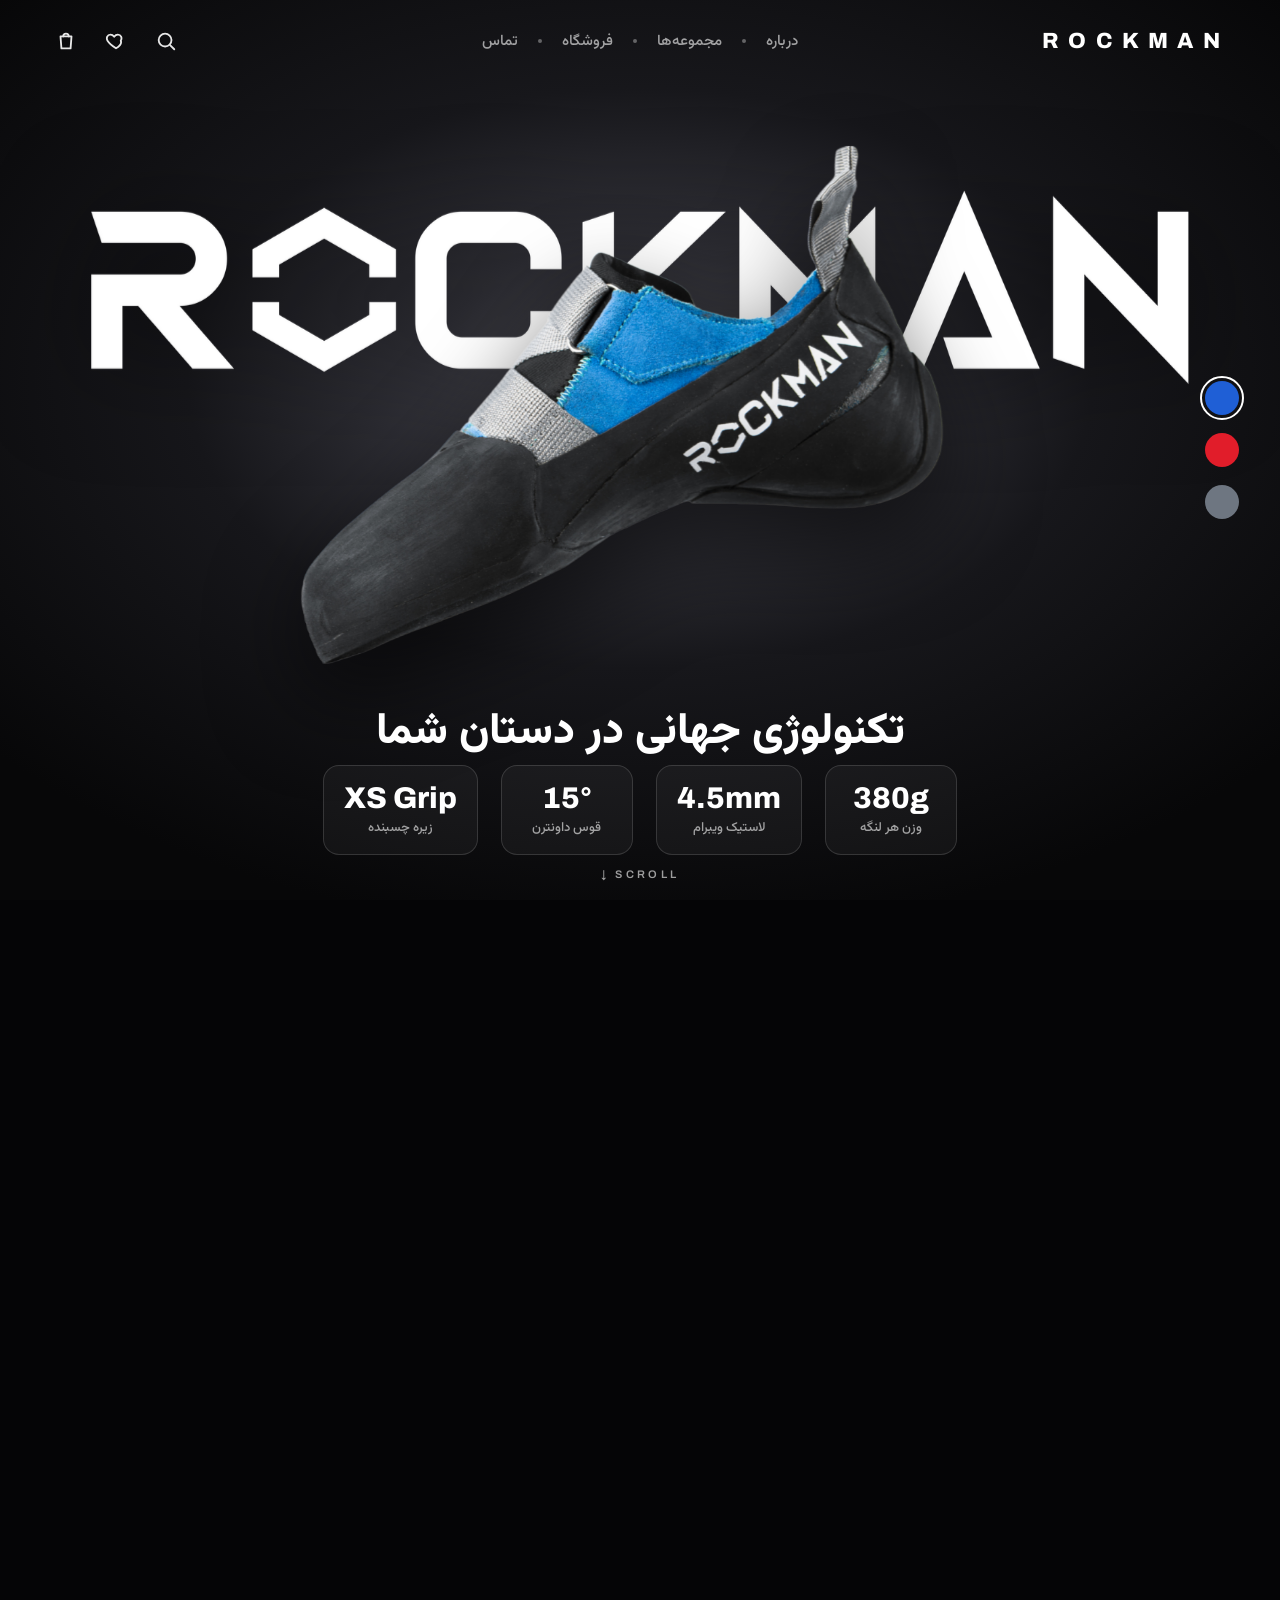
<file: index.html>
<!doctype html>
<html lang="fa" dir="rtl">
<head>
<meta charset="utf-8" />
<meta name="viewport" content="width=device-width, initial-scale=1" />
<title>ROCKMAN — تکنولوژی جهانی در دستان شما</title>
<link rel="preconnect" href="https://fonts.googleapis.com">
<link rel="preconnect" href="https://fonts.gstatic.com" crossorigin>
<link href="https://fonts.googleapis.com/css2?family=Archivo:wght@500;600;700;800;900&family=Vazirmatn:wght@400;500;600;700;800&display=swap" rel="stylesheet">
<style>
/* =====================================================================
   ROCKMAN — Tesla-inspired dark studio design system + pinned scroll
   Design tokens lifted from the Model S hero reference.
   Pure HTML/CSS/JS · RTL · assets: hero-background.png, 01.png, 02.png, logo.png
   ===================================================================== */

:root{
  /* ---- surface / ink ---- */
  --bg-edge:  #050506;
  --bg-core:  #26262a;          /* centre of the spotlight */
  --ink:      #ffffff;
  --muted:    rgba(255,255,255,.60);
  --faint:    rgba(255,255,255,.34);

  /* ---- glass card ---- */
  --card:        rgba(255,255,255,.045);
  --card-border: rgba(255,255,255,.14);
  --card-blur:   14px;

  /* ---- swatches / accent ---- */
  --grey: #6e7681;
  --red:  #e11d2a;
  --blue: #1f5fd6;
  --accent: var(--blue);

  --chevron: #8a8a90;

  --ease: cubic-bezier(.22,.61,.24,1);
  --font-en: "Archivo", system-ui, sans-serif;
  --font-fa: "Vazirmatn", system-ui, sans-serif;
}

*{ box-sizing:border-box; margin:0; padding:0; }

body{
  font-family:var(--font-fa);
  color:var(--ink);
  background:var(--bg-edge);
  overflow-x:hidden;
  -webkit-font-smoothing:antialiased;
}

/* ---- Fixed studio background: radial spotlight, near-black edges ---- */
.bg{
  position:fixed; inset:0; z-index:0;
  background:#070708;
  background-image:
    radial-gradient(ellipse 68% 62% at 50% 42%, #56565e 0%, #33333a 24%, #17171b 52%, #070708 100%);
}

/* ============================ PIN =============================
   Tall track gives scroll distance; .pin stays fixed in view.
   Scroll progress drives the transition (JS). Nothing scrolls away.
   ============================================================== */
.scroll-track{ position:relative; z-index:1; height:500vh; }
.pin{ position:sticky; top:0; height:100vh; overflow:hidden; }
.scene{ position:absolute; inset:0; }

/* ============================ NAV ============================ */
.nav{
  position:fixed; top:0; left:0; right:0; z-index:40;
  display:flex; align-items:center; justify-content:space-between;
  padding:26px clamp(20px,4vw,54px);
}
.nav .brand{ font-family:var(--font-en); font-weight:800; font-size:22px; letter-spacing:.42em; color:#fff; }
.nav .links{
  position:absolute; left:50%; transform:translateX(-50%);
  display:flex; align-items:center; gap:20px;
  font-family:var(--font-fa); font-weight:500; font-size:15px; color:var(--muted);
}
.nav .links a{ color:var(--muted); text-decoration:none; transition:color .2s var(--ease); }
.nav .links a:hover{ color:#fff; }
.nav .links .dot{ width:4px; height:4px; border-radius:50%; background:var(--faint); }
.nav .icons{ display:flex; align-items:center; gap:20px; }
.nav .icons button{
  background:none; border:0; color:#fff; cursor:pointer; padding:4px; line-height:0;
  opacity:.9; transition:opacity .2s, transform .2s var(--ease);
}
.nav .icons button:hover{ opacity:1; transform:translateY(-1px); }
.nav .icons svg{ width:22px; height:22px; }
.nav :focus-visible{ outline:2px solid #fff; outline-offset:3px; border-radius:4px; }

/* ======================= HERO SCENE ========================= */
.hero-inner{ position:absolute; inset:0; will-change:transform, opacity; }

/* giant word behind the shoe (like MODEL S) */
.giant{
  position:absolute; top:32%; left:50%; transform:translate(-50%,-50%);
  z-index:2; width:min(92vw, 1100px); will-change:transform, opacity;
}
.giant .anim{
  display:block; width:100%; height:auto;
  filter:brightness(0) invert(1) drop-shadow(0 8px 50px rgba(0,0,0,.5)); /* recolor wordmark to white */
  opacity:0; transform:translateY(40px) scale(.98);
}
.loaded .giant .anim{ animation:rise 1.1s var(--ease) .1s forwards; }

/* the shoe */
.shoe-wrap{
  position:absolute; top:45%; left:50%; transform:translate(-50%,-50%);
  z-index:3; width:min(72vw, 940px); will-change:transform, opacity;
}
.shoe{
  display:block; width:100%; height:auto;
  filter:drop-shadow(0 40px 46px rgba(0,0,0,.6));
  opacity:0; transform:translateY(-30px) scale(.97);
}
.loaded .shoe{ animation:rise 1.3s var(--ease) .3s forwards; }

/* colour swatches (right, vertically centred) */
.swatches{
  position:absolute; top:50%; right:clamp(18px,3.2vw,54px); transform:translateY(-50%);
  z-index:4; display:flex; flex-direction:column; gap:18px;
  will-change:opacity;
}
.swatch{
  width:34px; height:34px; border-radius:50%; cursor:pointer; border:2px solid transparent;
  outline:2px solid transparent; outline-offset:3px; transition:outline-color .2s, transform .2s var(--ease);
}
.swatch:hover{ transform:scale(1.08); }
.swatch[aria-pressed="true"]{ outline-color:#fff; }
.swatch.g{ background:var(--grey); } .swatch.r{ background:var(--red); } .swatch.b{ background:var(--blue); }

/* product block (name) */
.product{
  position:absolute; bottom:15.5%; left:0; right:0; z-index:5;
  margin-inline:auto; width:max-content; max-width:92vw; text-align:center;
  will-change:transform, opacity;
}
.product-in{ opacity:0; transform:translateY(28px); }
.loaded .product-in{ animation:rise 1s var(--ease) .8s forwards; }
.product .name{
  font-family:var(--font-fa); font-weight:800; direction:rtl;
  font-size:clamp(24px,3.4vw,46px); line-height:1.3;
}
.cta{
  display:inline-block; margin-top:20px; cursor:pointer; border:0;
  font-family:var(--font-fa); font-weight:700; font-size:15px; color:#0a0a0a;
  background:#fff; padding:16px 40px; text-decoration:none;
  clip-path:polygon(0 0, calc(100% - 14px) 0, 100% 14px, 100% 100%, 14px 100%, 0 calc(100% - 14px));
  transition:transform .2s var(--ease), background .2s;
}
.cta:hover{ transform:translateY(-2px); background:#eaeaea; }
.cta:focus-visible{ outline:2px solid #fff; outline-offset:3px; }

/* stat cards flanking the bottom */
.stats{
  position:absolute; bottom:5%; left:0; right:0; z-index:4;
  display:flex; justify-content:center; align-items:flex-end; gap:clamp(14px,1.8vw,26px);
  padding:0 clamp(18px,3.4vw,54px); pointer-events:none; will-change:transform, opacity;
}
.stat{
  min-width:132px; padding:16px 20px; border-radius:16px; text-align:center;
  background:var(--card); border:1px solid var(--card-border);
  backdrop-filter:blur(var(--card-blur)); -webkit-backdrop-filter:blur(var(--card-blur));
  opacity:0; transform:translateY(20px);
}
.loaded .stats .stat{ animation:rise .9s var(--ease) 1.1s forwards; }
.stat b{ display:block; font-family:var(--font-en); font-weight:800; font-size:clamp(22px,2.4vw,30px); direction:ltr; }
.stat span{ display:block; font-family:var(--font-fa); font-weight:500; color:var(--muted); font-size:13px; margin-top:4px; }

/* ======================= FEATURE SCENE ====================== */
.feature{
  display:grid; grid-template-columns:1fr 1fr; align-items:center;
  gap:40px; padding:110px clamp(24px,6vw,90px); direction:ltr;
  opacity:0;                     /* revealed by scroll (JS) so it can't bleed through at rest */
}
.feature .visual{ position:relative; z-index:1; }
.feature .visual img{
  display:block; width:100%; height:auto;
  filter:drop-shadow(0 34px 44px rgba(0,0,0,.6));
  opacity:0; transform:translateX(-90px) scale(.95);   /* driven by JS */
  will-change:transform, opacity;
}
.feature .copy{
  position:relative; z-index:1; padding:42px 44px; border-radius:28px; overflow:hidden;
  background:linear-gradient(135deg, rgba(255,255,255,.13), rgba(255,255,255,.03) 62%);
  backdrop-filter:blur(28px) saturate(185%);
  -webkit-backdrop-filter:blur(28px) saturate(185%);
  border:1px solid rgba(255,255,255,.22);
  box-shadow:
    0 34px 70px -22px rgba(0,0,0,.62),
    inset 0 1px 0 rgba(255,255,255,.62),
    inset 0 0 26px rgba(255,255,255,.06);
  direction:rtl; text-align:right;
  opacity:0; transform:translateY(30px);               /* driven by JS */
  will-change:transform, opacity;
}
/* liquid-glass specular sheen */
.feature .copy::before{
  content:""; position:absolute; inset:0; border-radius:inherit; pointer-events:none;
  background:radial-gradient(130% 90% at 18% 0%, rgba(255,255,255,.24), transparent 52%);
}
.feature .copy > *{ position:relative; z-index:1; }   /* keep text above the sheen */
.feature .copy .kicker{
  font-family:var(--font-en); direction:ltr; text-align:left; font-weight:700;
  letter-spacing:.3em; font-size:12px; color:var(--accent); margin-bottom:14px;
}
.feature .copy h2{ font-family:var(--font-fa); font-weight:800; font-size:clamp(26px,3.4vw,42px); line-height:1.35; margin-bottom:18px; }
.feature .copy p{
  direction:ltr; text-align:left; font-family:var(--font-en); font-weight:500;
  line-height:1.8; color:var(--muted); font-size:16px; max-width:52ch;
}
.feature .copy .cta{ margin-top:26px; }

/* scroll hint */
.hint{
  position:fixed; bottom:20px; left:50%; transform:translateX(-50%); z-index:30;
  font-family:var(--font-en); font-weight:600; font-size:11px; letter-spacing:.3em;
  color:var(--muted); opacity:0; transition:opacity .5s var(--ease); pointer-events:none;
}
.loaded .hint{ opacity:1; }

@keyframes rise{ to{ opacity:1; transform:translateY(0) scale(1); } }
@keyframes fadein{ to{ opacity:1; } }

/* ------------------------- responsive ------------------------- */
@media (max-width:900px){
  .nav .links{ display:none; }
  .giant{ width:96vw; top:30%; }
  .shoe-wrap{ width:90vw; top:42%; }
  .swatches{ gap:14px; }
  .swatch{ width:28px; height:28px; }
  .stats{ display:none; }               /* keep the phone hero uncluttered */
  .product{ bottom:9%; }
  .feature{ grid-template-columns:1fr; gap:18px; text-align:center; padding:100px 22px 80px; }
  .feature .copy{ direction:rtl; }
}
@media (prefers-reduced-motion:reduce){
  .giant .anim,.shoe,.swatches,.product-in,.stats .stat{ opacity:1 !important; transform:none !important; animation:none !important; }
}
</style>
</head>
<body>

  <div class="bg" aria-hidden="true"></div>

  <!-- ============== NAV ============== -->
  <nav class="nav">
    <div class="brand">ROCKMAN</div>
    <div class="links">
      <a href="#">درباره</a><span class="dot"></span>
      <a href="#">مجموعه‌ها</a><span class="dot"></span>
      <a href="#">فروشگاه</a><span class="dot"></span>
      <a href="#">تماس</a>
    </div>
    <div class="icons">
      <button aria-label="جستجو"><svg viewBox="0 0 24 24" fill="none" stroke="currentColor" stroke-width="2"><circle cx="11" cy="11" r="7"/><path d="M21 21l-4.3-4.3" stroke-linecap="round"/></svg></button>
      <button aria-label="علاقه‌مندی‌ها"><svg viewBox="0 0 24 24" fill="none" stroke="currentColor" stroke-width="2"><path d="M12 20s-7-4.6-9.2-8.3C1 8.5 2.5 5 6 5c2 0 3.2 1.2 4 2.3C10.8 6.2 12 5 14 5c3.5 0 5 3.5 3.2 6.7C19 15.4 12 20 12 20z" stroke-linejoin="round"/></svg></button>
      <button aria-label="سبد خرید"><svg viewBox="0 0 24 24" fill="none" stroke="currentColor" stroke-width="2"><path d="M6 7h12l-1 13H7L6 7z" stroke-linejoin="round"/><path d="M9 7a3 3 0 0 1 6 0" stroke-linecap="round"/></svg></button>
    </div>
  </nav>

  <!-- tall track → pinned stage -->
  <div class="scroll-track">
    <div class="pin">

      <!-- ============== HERO SCENE ============== -->
      <section class="scene hero" id="hero">
        <div class="hero-inner">
          <div class="giant"><img class="anim" src="rockman.svg" alt="ROCKMAN"></div>

          <div class="shoe-wrap">
            <img class="shoe" src="01.png" alt="کفش سنگنوردی راکمن اومگا، نمای جانبی">
          </div>

          <div class="swatches" role="group" aria-label="انتخاب رنگ">
            <button class="swatch b" aria-pressed="true"  aria-label="آبی"></button>
            <button class="swatch r" aria-pressed="false" aria-label="قرمز"></button>
            <button class="swatch g" aria-pressed="false" aria-label="خاکستری"></button>
          </div>

          <div class="product">
            <div class="product-in">
              <div class="name">تکنولوژی جهانی در دستان شما</div>
            </div>
          </div>

          <div class="stats">
            <div class="stat"><b>380g</b><span>وزن هر لنگه</span></div>
            <div class="stat"><b>4.5mm</b><span>لاستیک ویبرام</span></div>
            <div class="stat"><b>15°</b><span>قوس داونترن</span></div>
            <div class="stat"><b>XS Grip</b><span>زیره چسبنده</span></div>
          </div>
        </div>
      </section>

      <!-- ============== FEATURE SCENE ============== -->
      <section class="scene feature" id="feature">
        <div class="visual">
          <img src="02.png" alt="کفش سنگنوردی راکمن اومگا، نمای سه‌رخ">
        </div>
        <div class="copy">
          <div class="kicker">OMEGA</div>
          <h2>مهندسی‌شده برای اوج</h2>
          <p>Lorem ipsum dolor sit amet, consectetur adipiscing elit. Sed do
             eiusmod tempor incididunt ut labore et dolore magna aliqua. Ut enim
             ad minim veniam, quis nostrud exercitation ullamco laboris nisi ut
             aliquip ex ea commodo consequat.</p>
          <a class="cta" href="#">جزئیات بیشتر</a>
        </div>
      </section>

    </div>
  </div>

  <div class="hint" aria-hidden="true">SCROLL ↓</div>

<script>
  const start = ()=> document.body.classList.add('loaded');
  window.addEventListener('load', start);
  setTimeout(start, 900);

  /* colour swatches — active ring + tint the spotlight */
  const swatches = [...document.querySelectorAll('.swatch')];
  const bg = document.querySelector('.bg');
  const cores = { b:'#33466a', r:'#5c2a31', g:'#56565e' };
  swatches.forEach(s=>{
    s.addEventListener('click', ()=>{
      swatches.forEach(o=>o.setAttribute('aria-pressed','false'));
      s.setAttribute('aria-pressed','true');
      const key = s.classList.contains('r') ? 'r' : s.classList.contains('g') ? 'g' : 'b';
      bg.style.background = `#070708 radial-gradient(ellipse 68% 62% at 50% 42%, ${cores[key]} 0%, #33333a 24%, #17171b 52%, #070708 100%)`;
    });
  });

  /* ---- pinned scroll: progress drives the transition ---- */
  const track     = document.querySelector('.scroll-track');
  const feature   = document.getElementById('feature');
  const giant     = document.querySelector('.hero .giant');
  const shoeWrap  = document.querySelector('.hero .shoe-wrap');
  const swatchBox = document.querySelector('.hero .swatches');
  const product   = document.querySelector('.hero .product');
  const stats     = document.querySelector('.hero .stats');
  const img2      = feature.querySelector('.visual img');
  const copy      = feature.querySelector('.copy');
  const hint      = document.querySelector('.hint');

  const clamp = (v,a,b)=> Math.min(Math.max(v,a),b);
  const ease  = t => t<.5 ? 2*t*t : 1-Math.pow(-2*t+2,2)/2;

  let ticking = false;
  const onScroll = ()=>{ if(!ticking){ ticking = true; requestAnimationFrame(update); } };

  function update(){
    ticking = false;
    const rect  = track.getBoundingClientRect();
    const total = track.offsetHeight - window.innerHeight;
    const p = total>0 ? clamp(-rect.top/total, 0, 1) : 0;

    /* ROCKMAN wordmark: moves UP and fades — 0..0.5 */
    const g = ease(clamp(p/0.5, 0, 1));
    giant.style.transform = `translate(-50%, calc(-50% - ${g*42}vh))`;
    giant.style.opacity = 1 - g;

    /* tagline: slides LEFT and fades — 0..0.5 */
    const pr = ease(clamp(p/0.5, 0, 1));
    product.style.transform = `translateX(${-pr*52}vw)`;
    product.style.opacity = 1 - pr;

    /* the 4 stat boxes: move DOWN and fade — 0..0.5 */
    const st = ease(clamp(p/0.5, 0, 1));
    stats.style.transform = `translateY(${st*42}vh)`;
    stats.style.opacity = 1 - st;

    /* shoe slides RIGHT and fades; swatches fade — 0..0.55 */
    const sh = ease(clamp(p/0.55, 0, 1));
    shoeWrap.style.transform = `translate(calc(-50% + ${sh*55}vw), -50%)`;
    shoeWrap.style.opacity  = 1 - sh;
    swatchBox.style.opacity = 1 - sh;

    /* feature scene fades in as the hero clears */
    feature.style.opacity = ease(clamp((p-0.30)/0.28, 0, 1));

    /* image 2 slides in FROM THE LEFT — 35%..85% */
    const fi = ease(clamp((p-0.35)/0.50, 0, 1));
    img2.style.opacity = fi;
    img2.style.transform = `translateX(${(-1+fi)*90}px) scale(${0.95+0.05*fi})`;

    /* copy fades up on the right — 50%..95% */
    const fc = ease(clamp((p-0.50)/0.45, 0, 1));
    copy.style.opacity = fc;
    copy.style.transform = `translateY(${(1-fc)*30}px)`;

    if(hint) hint.style.opacity = p>0.02 ? 0 : '';
  }

  window.addEventListener('scroll', onScroll, { passive:true });
  window.addEventListener('resize', update);
</script>
</body>
</html>
</file>
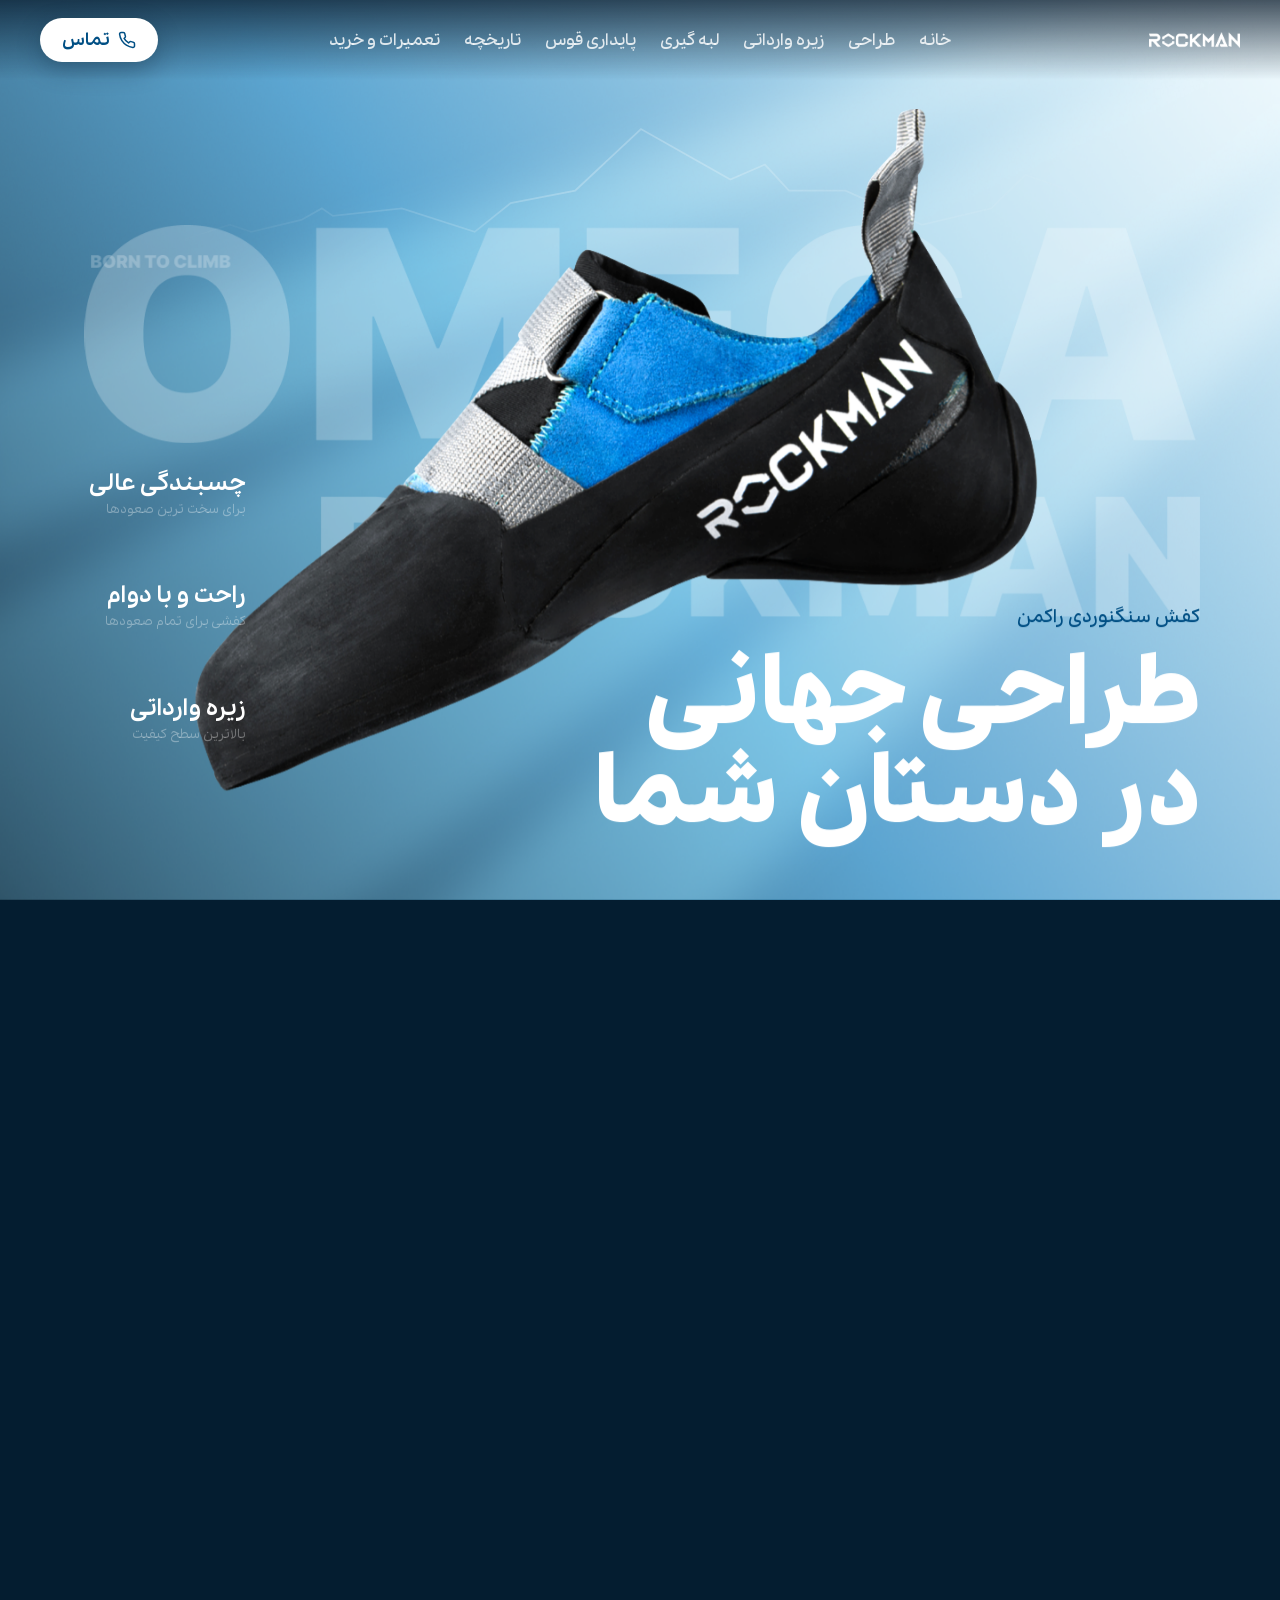
<file: hand/index.html>
<!DOCTYPE html>
<html lang="fa" dir="rtl">
<head>
    <meta charset="UTF-8">
    <meta name="viewport" content="width=device-width, initial-scale=1.0">

    <title>Rock Man Climbing Shoes</title>

    <link rel="stylesheet" href="style.css?v=7">
</head>

<body>

    <!-- ===================== Navbar ===================== -->
    <header class="nav">
        <a class="nav__logo" href="#" data-scroll="top" aria-label="راکمن، خانه">
            <img src="assets/logo-rockman.png" alt="راکمن">
        </a>
        <button class="nav__toggle" type="button" aria-label="باز کردن منو" aria-expanded="false" aria-controls="navMenu">
            <span class="nav__toggle-bar"></span>
            <span class="nav__toggle-bar"></span>
            <span class="nav__toggle-bar"></span>
        </button>
        <nav class="nav__menu" id="navMenu" aria-label="ناوبری اصلی">
            <a class="nav__link" href="#" data-scroll="top">خانه</a>
            <a class="nav__link" href="#" data-scroll="slide:2">طراحی</a>
            <a class="nav__link" href="#" data-scroll="slide:3">زیره وارداتی</a>
            <a class="nav__link" href="#" data-scroll="slide:4">لبه گیری</a>
            <a class="nav__link" href="#" data-scroll="slide:5">پایداری قوس</a>
            <a class="nav__link" href="#story" data-scroll="#story">تاریخچه</a>
            <a class="nav__link" href="#cta" data-scroll="#cta">تعمیرات و خرید</a>
        </nav>
        <!-- TODO: replace with the real phone number -->
        <a class="nav__call" href="tel:+989392306018">
            <svg class="nav__call-icon" viewBox="0 0 24 24" fill="none" stroke="currentColor" stroke-width="2" stroke-linecap="round" stroke-linejoin="round" aria-hidden="true">
                <path d="M22 16.92v3a2 2 0 0 1-2.18 2 19.79 19.79 0 0 1-8.63-3.07 19.5 19.5 0 0 1-6-6 19.79 19.79 0 0 1-3.07-8.67A2 2 0 0 1 4.11 2h3a2 2 0 0 1 2 1.72c.13.96.36 1.9.7 2.81a2 2 0 0 1-.45 2.11L8.09 9.91a16 16 0 0 0 6 6l1.27-1.27a2 2 0 0 1 2.11-.45c.91.34 1.85.57 2.81.7A2 2 0 0 1 22 16.92z"/>
            </svg>
            <span>تماس</span>
        </a>
    </header>

    <!-- Pinned stage: hero <-> slide 2 scroll transition -->
    <div class="stage">
    <div class="stage__pin">

    <!-- Section 1 -->
    <section id="section1" class="section">
        <img src="assets/mountain.svg" alt="" class="mountain">
        <img src="assets/OMEGA1.png" alt="" class="omega">
        <img src="assets/rockman1.png" alt="" class="rockman">
        <img src="assets/BORN%20TO%20CLIMB.png" alt="Born to climb" class="born">
        <img src="assets/rockman%20omega%201.png" alt="ROCKMAN OMEGA" class="product">
        <div class="hero-text">
            <h1>کفش سنگنوردی راکمن</h1>
            <span>طراحی جهانی<br> در دستان شما</span>
        </div>
        <div class="features">
            <div class="feature">
                <div class="feature-title">چسبندگی عالی</div>
                <div class="feature-sub">برای سخت ترین صعودها</div>
            </div>
            <div class="feature">
                <div class="feature-title">راحت و با دوام</div>
                <div class="feature-sub">کفشی برای تمام صعودها</div>
            </div>
            <div class="feature">
                <div class="feature-title">زیره وارداتی</div>
                <div class="feature-sub">بالاترین سطح کیفیت</div>
            </div>
        </div>
    </section>

    <!-- Section 2 -->
    <section id="section2" class="section">
        <img src="assets/OMEGA1.png" alt="" class="omega">
        <img src="assets/rockman1.png" alt="" class="rockman">
        <img src="assets/BORN%20TO%20CLIMB.png" alt="Born to climb" class="born">
        <img src="assets/Polygon%20up.png" alt="" class="polygon-up">
        <img src="assets/Polygon%20down.png" alt="" class="polygon-down">
        <img src="assets/rockman%20omega%201.png" alt="ROCKMAN OMEGA" class="product">
        <div class="intro">
            <div class="intro-title">طراحی به روز و مدرن</div>
            <div class="intro-sub">تلفیق ۴۰ سال تجربه و طراحی روز ایتالیا؛ راک‌من پس از تست‌های متفاوت، بر اساس ارگونومی پای ایرانی بومی‌سازی شده تا اوج دقت روی گیره‌ها و راحتی در تمرین را تجربه کنید.</div>
        </div>
    </section>

    <!-- Section 3 -->
    <section id="section3" class="section">
        <img src="assets/OMEGA1.png" alt="" class="omega">
        <img src="assets/rockman1.png" alt="" class="rockman">
        <img src="assets/BORN%20TO%20CLIMB.png" alt="Born to climb" class="born">
        <img src="assets/Polygon%20up.png" alt="" class="polygon-up">
        <img src="assets/Polygon%20down.png" alt="" class="polygon-down">
        <img src="assets/rockman%20omega%202.png" alt="ROCKMAN OMEGA" class="product">
        <div class="intro intro--top">
            <div class="intro-title">زیره وارداتی و اختصاصی</div>
            <div class="intro-sub">زیره وارداتی و اختصاصی راک‌من با تعادلِ ایده‌آل میان چسبندگی و ماندگاری؛ طراحی دوتکه آن با ایجاد فرمی تهاجمی، نهایت انعطاف و کنترل را در شیب‌های تند تضمین می‌کند.</div>
        </div>
    </section>

    <!-- Section 4 -->
    <section id="section4" class="section">
        <img src="assets/OMEGA1.png" alt="" class="omega">
        <img src="assets/rockman1.png" alt="" class="rockman">
        <img src="assets/BORN%20TO%20CLIMB.png" alt="Born to climb" class="born">
        <img src="assets/Polygon%20up.png" alt="" class="polygon-up">
        <img src="assets/Polygon%20down.png" alt="" class="polygon-down">
        <img src="assets/rockman%20omega%203.png" alt="ROCKMAN OMEGA" class="product">
        <div class="intro intro--left">
            <div class="intro-title">لبه گیری دقیق، پاشنه بی همتا</div>
            <div class="intro-sub">تلفیق تجربه ۴۰ ساله و جدیدترین تکنولوژی های روز دنیا باعث تجربه لبه گیری هم تراز مدل های جهانی حتی در گیره های دابل تکستچر شده است. پاشنه کفش با در بر گیری کامل پاشنه پا و فیت دقیق امکان استفاده از پاشنه در سخت رین نقاط را فراهم میکند.</div>
        </div>
    </section>

    <!-- Section 5 -->
    <section id="section5" class="section">
        <img src="assets/OMEGA1.png" alt="" class="omega">
        <img src="assets/rockman1.png" alt="" class="rockman">
        <img src="assets/BORN%20TO%20CLIMB.png" alt="Born to climb" class="born">
        <img src="assets/Polygon%20up.png" alt="" class="polygon-up">
        <img src="assets/Polygon%20down.png" alt="" class="polygon-down">
        <img src="assets/rockman%20omega%204.png" alt="ROCKMAN OMEGA" class="product">
        <div class="intro">
            <div class="intro-title">سیستم Dynamic Tension Band</div>
            <div class="intro-sub">مجهز به نوار کشسان جلو به عقب برای حفظ دائمی قوس کفش؛ این تکنولوژی فرم تهاجمی اولیه را در استفاده‌های طولانی‌مدت ثابت نگه می‌دارد و انرژی پا را مستقیماً به پنجه منتقل می‌کند.</div>
        </div>
    </section>

    </div><!-- /.stage__pin -->
    </div><!-- /.stage -->

    <!-- ===================== Brand heritage (split + art collage) ===================== -->
    <section class="story" id="story">
        <div class="story__inner">
            <header class="story__head reveal">
                <h2 class="story__title">از پدر، به پسر</h2>
                <p class="story__lead">داستان راک‌من از سال‌های دور آغاز می‌شود و امروز، با همان عشق، در دستان نسلی تازه ادامه دارد.</p>
            </header>

            <article class="chapter chapter--father reveal">
                <div class="chapter__text">
                    <span class="chapter__mark">دیروز</span>
                    <h3 class="chapter__title">بنادک</h3>
                    <p class="chapter__desc">داستان راک‌من ریشه در دهه‌های ۶۰ و ۷۰ دارد؛ زمانی که پدر، در کنار کوهنوردان و سنگ‌نوردان برجسته‌ای چون فریدون اسماعیل‌زاده و حمید روحانی، در صعودها و گشایش مسیر تاریخی «همدانی‌ها» در علم‌کوه نقش داشت.

تجربه عمیق او در سنگ‌نوردی، در کنار سال‌ها آموزش کفاشی، به ترکیبی منحصربه‌فرد از دانش و مهارت تبدیل شد. حاصل این تجربه، تأسیس برند «بنادک» همراه با برادرش و تولید نخستین کتانی سنگ‌نوردی بومی ایران بود؛ میراثی که همچنان بخشی از تاریخ سنگ‌نوردی ایران به شمار می‌رود.</p>
                </div>
                <div class="chapter__media">
                    <div class="collage">
                        <!-- TODO: replace with the founder's real portrait, ~900x1120 -->
                        <img class="collage__primary" src="https://rockmanshoes.com/wp-content/uploads/2026/11/Mountain-Portrait-in-the-Snowy-Alps.webp" alt="بنیان‌گذار راکمن" loading="lazy">
                        <!-- TODO: replace with a photo of his hand-made shoes, square 
                        <img class="collage__secondary" src="https://picsum.photos/seed/rockman-old-shoes/700/700?grayscale" alt="نخستین کفش‌های دست‌ساز راکمن" loading="lazy"> -->
                    </div>
                </div>
            </article>

            <article class="chapter chapter--son reveal">
                <div class="chapter__text">
                    <span class="chapter__mark">امروز</span>
                    <h3 class="chapter__title">راک‌من</h3>
                    <p class="chapter__desc"> ترکیب دانش فنی کفاشی و شناخت عمیق از نیاز سنگ‌نوردان باعث شد تا او همراه با برادرش بنیان‌گذار برند نام‌آشنای «بنادک» شود و برای نخستین بار در تاریخ ایران، کتانی سنگ‌نوردی بومی را تولید کند؛ میراثی گران‌بها از تجربه و اصالت که همواره در جامعه کوهنوردی ایران زنده ماند.</p>
                </div>
                <div class="chapter__media">
                    <div class="collage">
                        <!-- TODO: replace with the current owner's real portrait, ~900x1120 -->
                        <img class="collage__primary" src="https://rockmanshoes.com/wp-content/uploads/2026/11/IMG_3900-scaled.webp" alt="خشایار روحانی مالک کنونی راکمن" loading="lazy">
                        <!-- TODO: replace with a photo of the OMEGA shoes, square -->
                        <img class="collage__secondary" src="https://rockmanshoes.com/wp-content/uploads/2026/11/Screenshot-2026-11-15-at-12.51.56-PM.webp" loading="lazy">
                    </div>
                </div>
            </article>
        </div>
    </section>

    <!-- ===================== Call to action (centered + image fan) ===================== -->
    <section class="cta" id="cta">
        <div class="cta__inner reveal">
            <img src="assets/logo-rockman.png" alt="راکمن" class="cta__logo">
            <h2 class="cta__title">صعود را با <br><span class="cta__hl">ROCKMAN</span> تجربه کن</h2>
            <p class="cta__sub">کفشی که پا‌به‌پای بلندپروازی‌ات بالا می‌آید.</p>
            <div class="cta__actions">
                <a class="cta__btn" href="#">سفارش OMEGA</a>
                <a class="cta__btn cta__btn--ghost" href="tel:+989392306018">تعمیرات کفش سنگ</a>
            </div>
            <p class="cta__proof">ساخت ایران، با تضمین کیفیت راکمن</p>
            <div class="cta__fan reveal">
                <!-- TODO: replace with 3 real product / climbing photos -->
                <figure class="fan__card fan__card--1"><img src="https://rockmanshoes.com/wp-content/uploads/2026/11/Screenshot-2026-11-15-at-12.53.15-PM.webp" alt="" loading="lazy"></figure>
                <figure class="fan__card fan__card--2"><img src="https://rockmanshoes.com/wp-content/uploads/2026/11/Screenshot-2026-11-15-at-1.01.16-PM.webp" alt="" loading="lazy"></figure>
                <figure class="fan__card fan__card--3"><img src="https://rockmanshoes.com/wp-content/uploads/2026/11/Screenshot-2026-11-15-at-12.59.21-PM.webp" alt="" loading="lazy"></figure>
            </div>
        </div>
    </section>

    <!-- ===================== Footer ===================== -->
    <footer class="footer">
        <div class="footer__inner">
            <div class="footer__brand">
                <img src="assets/logo-rockman.png" alt="راکمن" class="footer__logo">
                <p class="footer__tag">کفش سنگنوردی راکمن</p>
            </div>
            <nav class="footer__col">
                <h4 class="footer__h">دسترسی</h4>
                <a href="tel:+989392306018">تماس با ما</a>
                <a href="tel:+989392306018">تعمیرات کفش</a>
            </nav>
            <div class="footer__col">
                <h4 class="footer__h">آدرس</h4>
                <!-- TODO: replace with the real store address -->
                <p class="footer__addr">تهران، خیابان ولیعصر، نبش کوچه‌ی صعود، پلاک ۱۲۰</p>
            </div>
        </div>
        <div class="footer__bar">
            <span>© ۱۴۰۵ راکمن. تمامی حقوق محفوظ است.</span>
        </div>
    </footer>

    <script src="script.js?v=4"></script>
</file>
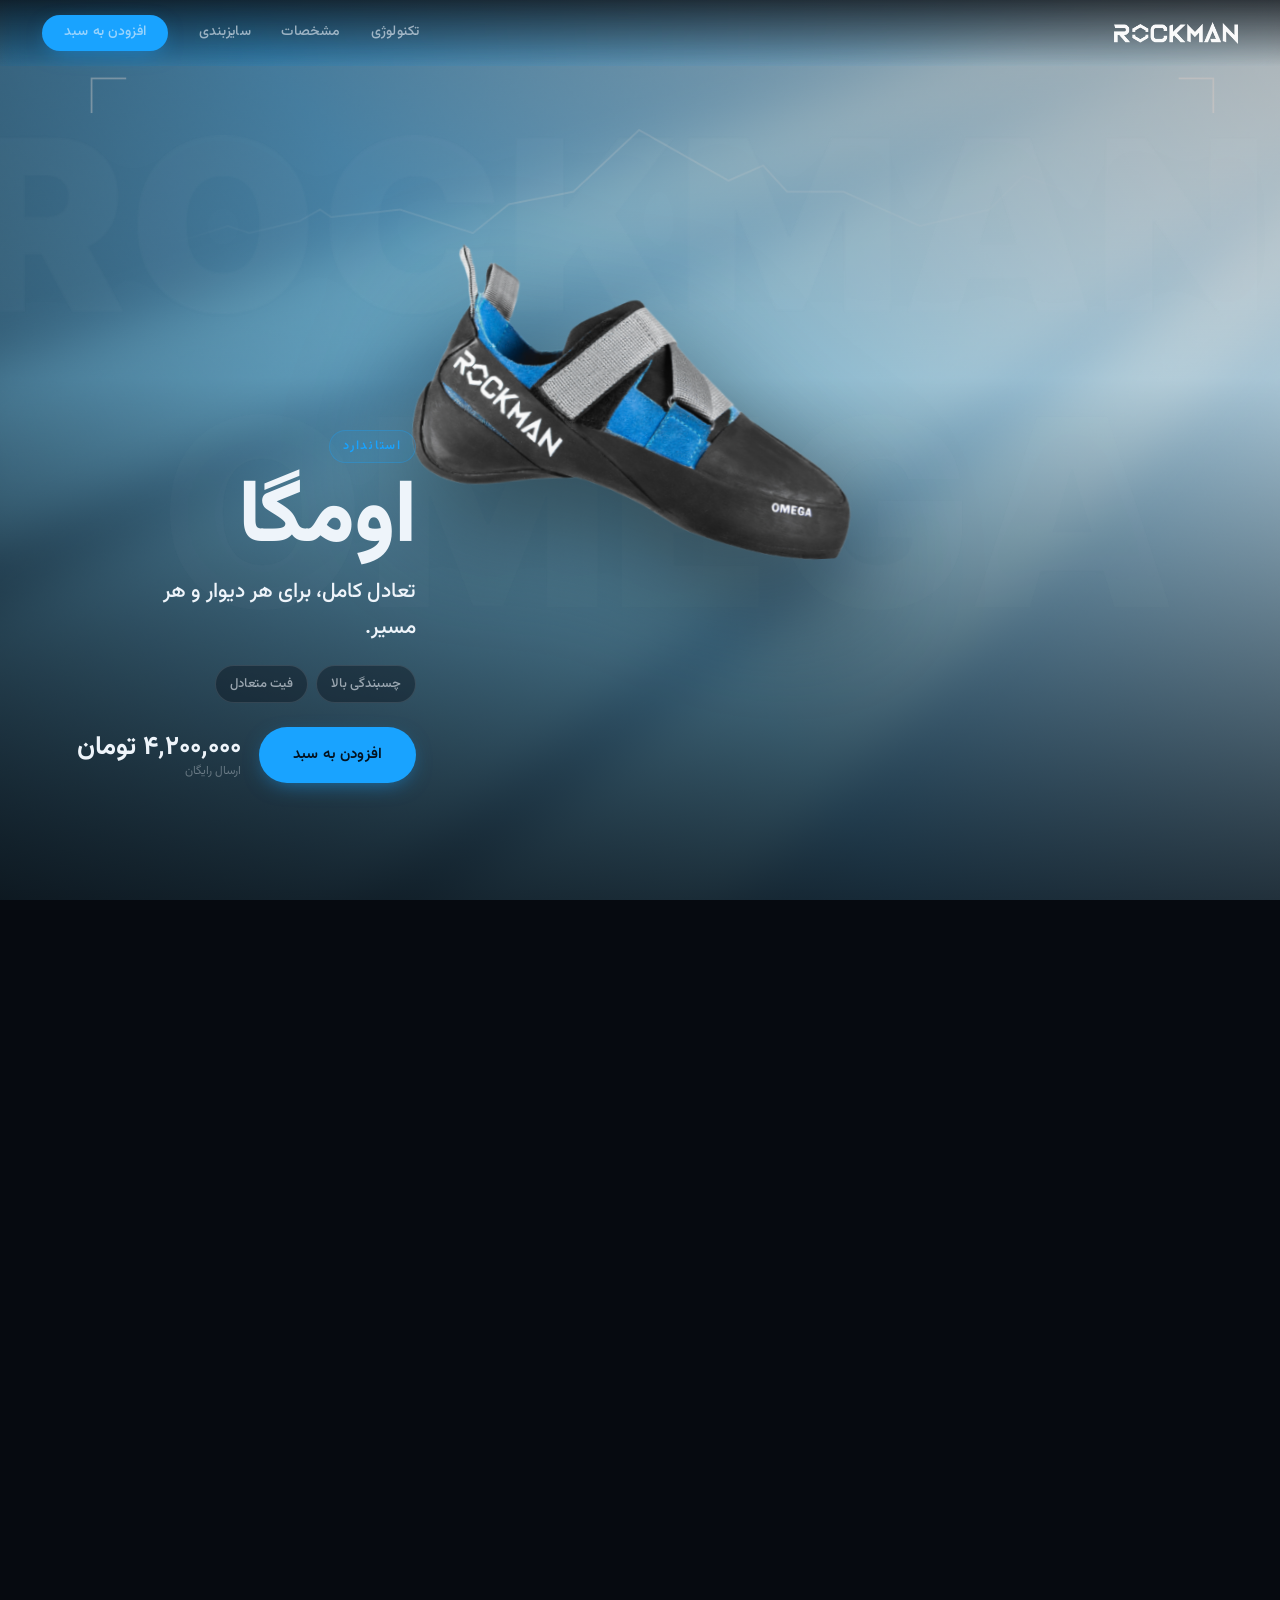
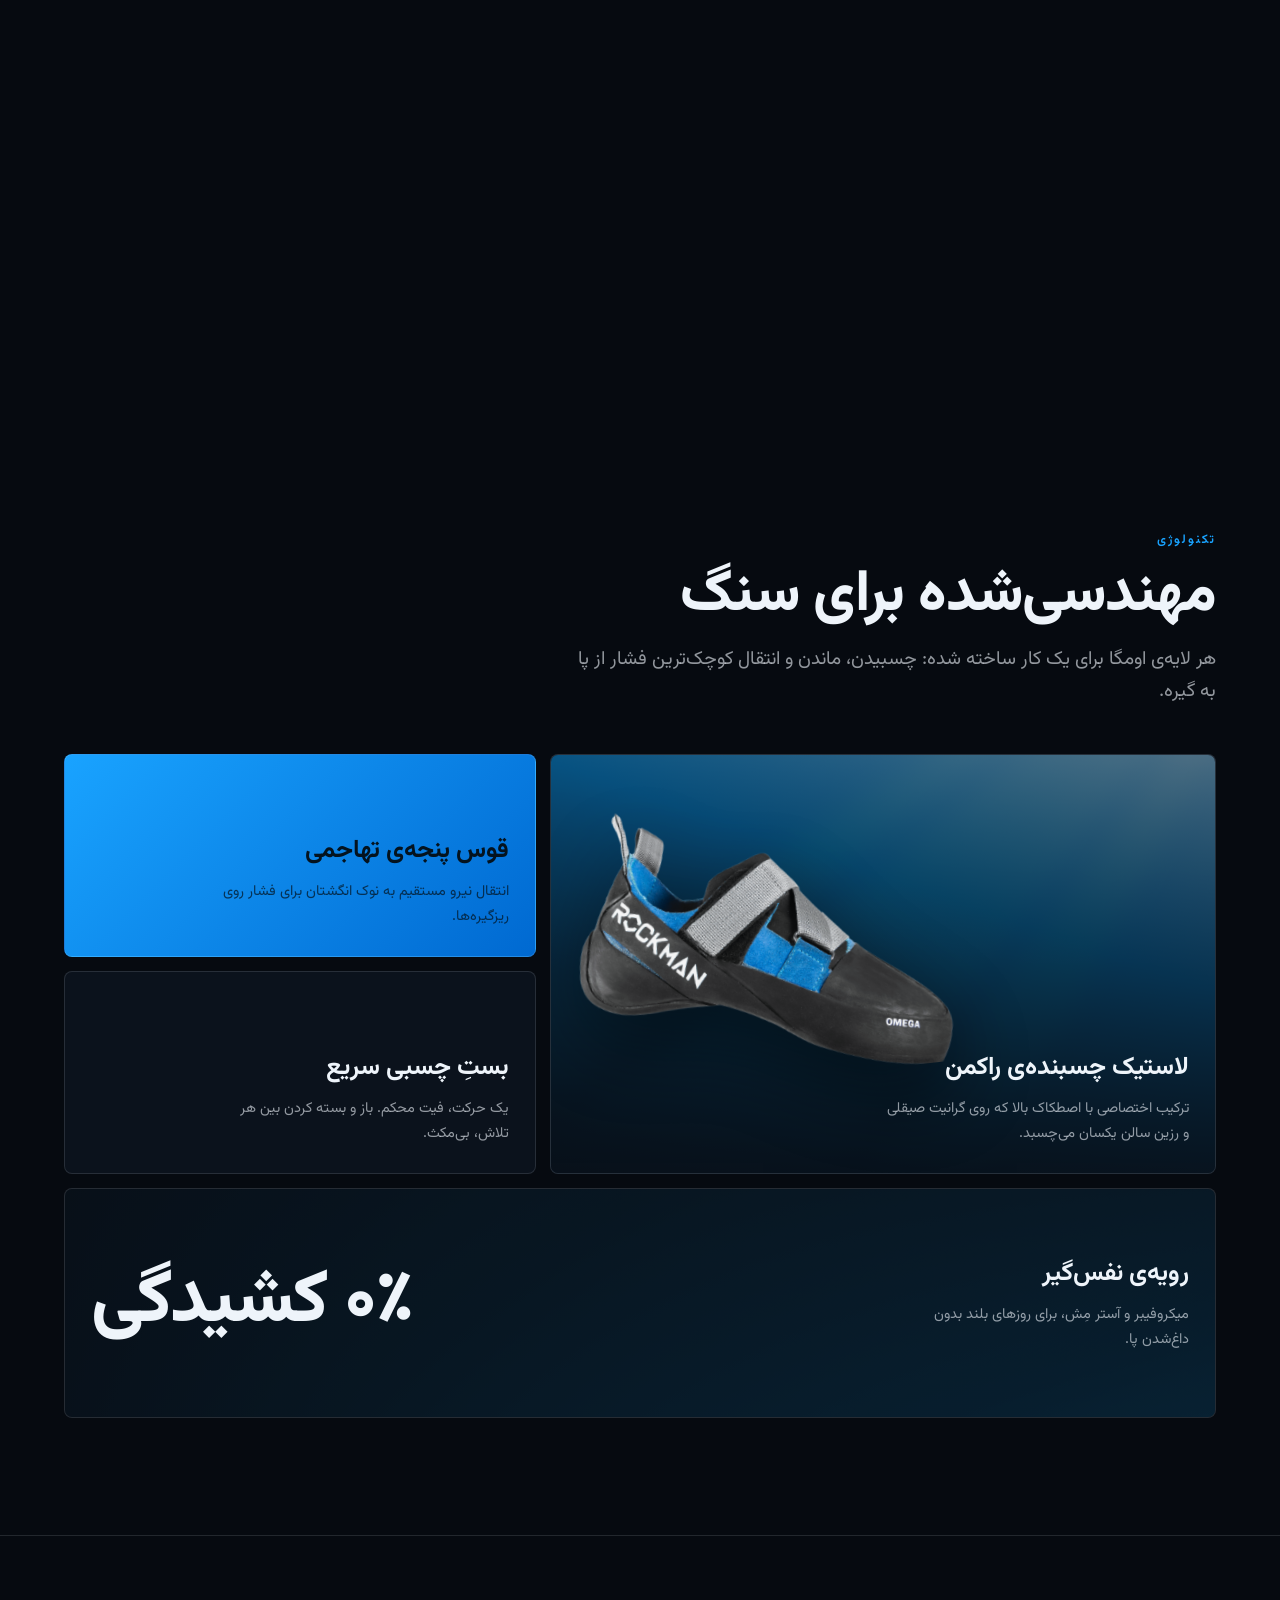
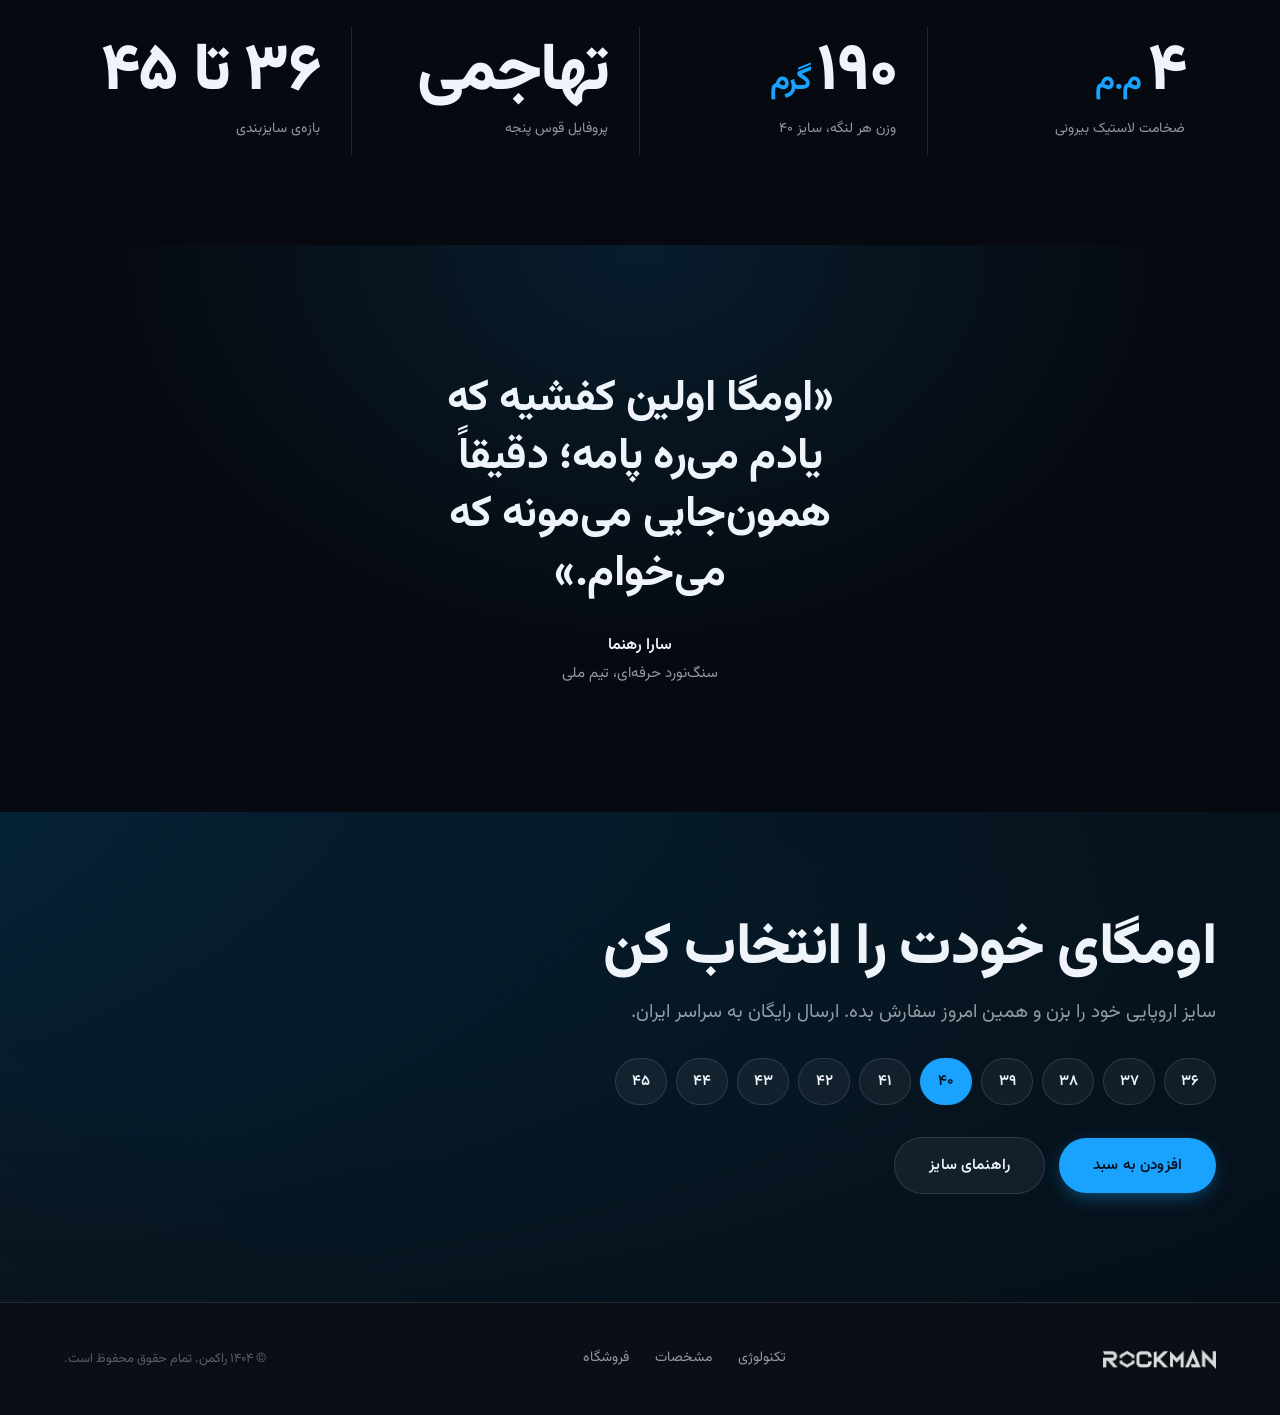
<file: New new/index.html>
<!doctype html>
<html lang="fa" dir="rtl">
<head>
<meta charset="utf-8">
<meta name="viewport" content="width=device-width, initial-scale=1">
<title>راکمن اومگا | کفش سنگ‌نوردی</title>
<meta name="description" content="اومگا، ساخت راکمن. کفش سنگ‌نوردی مهندسی‌شده برای دیوار.">
<link rel="preconnect" href="https://fonts.googleapis.com">
<link rel="preconnect" href="https://fonts.gstatic.com" crossorigin>
<link href="https://fonts.googleapis.com/css2?family=Vazirmatn:wght@300;400;500;600;700;800;900&display=swap" rel="stylesheet">
<script>
  /* Enhance synchronously to avoid a fallback→enhanced flash */
  try {
    document.documentElement.setAttribute('data-enhanced', '');
    if (matchMedia('(prefers-reduced-motion: reduce)').matches)
      document.documentElement.setAttribute('data-reduced', '');
  } catch (e) {}
</script>
<style>
  /* ============ TOKENS ============ */
  :root{
    color-scheme: dark;
    --bg:#060a10;
    --ink:#0a0f16;
    --fg:#eef4fa;
    --muted:rgba(238,244,250,.60);
    --faint:rgba(238,244,250,.34);
    --line:rgba(238,244,250,.12);
    --accent:#19a3ff;          /* electric blue, single locked accent */
    --accent-deep:#0069d1;
    --accent-ink:#031424;
    --glass:rgba(9,15,24,.42);
    --r-surface:8px;           /* surfaces */
    --r-media:10px;            /* media */
    /* shape rule: interactive controls = full pill; surfaces/media = fixed radii above */
    --nav-h:66px;
    --frames:4;                /* number of hero slides */
    --ease:cubic-bezier(.16,1,.3,1);
  }
  *{box-sizing:border-box}
  html,body{margin:0;padding:0}
  html{-webkit-text-size-adjust:100%}
  body{
    background:var(--bg);
    color:var(--fg);
    font-family:"Vazirmatn", Tahoma, system-ui, -apple-system, sans-serif;
    font-weight:400;
    line-height:1.7;
    overflow-x:hidden;
    -webkit-font-smoothing:antialiased;
    text-rendering:optimizeLegibility;
  }
  a{color:inherit;text-decoration:none}
  img{max-width:100%;display:block}
  ::selection{background:var(--accent);color:#fff}

  .wrap{max-width:1320px;margin-inline:auto;padding-inline:clamp(20px,5vw,64px)}

  /* ============ NAV ============ */
  .nav{
    position:fixed;inset-block-start:0;inset-inline:0;height:var(--nav-h);z-index:80;
    display:flex;align-items:center;justify-content:space-between;
    padding-inline:clamp(18px,4vw,42px);
    background:linear-gradient(180deg, rgba(4,8,13,.72), rgba(4,8,13,0));
    backdrop-filter:blur(10px) saturate(140%);
    -webkit-backdrop-filter:blur(10px) saturate(140%);
  }
  .nav__logo{display:flex;align-items:center;gap:12px}
  .nav__logo img{height:22px;width:auto;opacity:.96}
  .nav__links{display:flex;align-items:center;gap:clamp(16px,2.4vw,34px)}
  .nav__links a{
    font-size:14px;font-weight:500;color:var(--muted);letter-spacing:.01em;
    transition:color .25s var(--ease);position:relative;padding-block:6px;
  }
  .nav__links a:hover{color:var(--fg)}
  .btn{
    font-family:inherit;cursor:pointer;border:0;border-radius:999px;
    font-weight:600;letter-spacing:.01em;white-space:nowrap;
    transition:transform .18s var(--ease), background .25s var(--ease), box-shadow .25s var(--ease);
  }
  .btn:active{transform:translateY(1px) scale(.985)}
  .btn--solid{
    background:var(--accent);color:#04121f;padding:10px 22px;font-size:14px;
    box-shadow:0 6px 22px -8px rgba(25,163,255,.7);
  }
  .btn--solid:hover{background:#3bb4ff;box-shadow:0 10px 30px -8px rgba(25,163,255,.85)}
  .btn--ghost{
    background:rgba(238,244,250,.06);color:var(--fg);padding:10px 22px;font-size:14px;
    border:1px solid var(--line);
  }
  .btn--ghost:hover{background:rgba(238,244,250,.12)}
  .btn--lg{padding:15px 34px;font-size:15px}
  @media (max-width:720px){ .nav__links a:not(.nav__cta){display:none} }

  /* ============ SHOWCASE (pinned kinetic hero) ============ */
  .showcase{position:relative;height:auto}
  .stage{
    position:relative;height:100svh;overflow:hidden;
    background:radial-gradient(120% 90% at 78% 12%, #0e2036 0%, #060a10 62%);
  }
  [data-enhanced] .showcase{height:calc(var(--frames) * 100svh)}
  [data-enhanced] .stage{position:sticky;inset-block-start:0}

  /* background gradient plates (crossfade) */
  .bg{position:absolute;inset:0;background-size:cover;background-position:center;
      opacity:0;will-change:opacity,transform;transform:scale(1.05)}
  .bg::after{content:"";position:absolute;inset:0;
      background:linear-gradient(180deg, rgba(4,8,13,.30) 0%, rgba(4,8,13,.12) 42%, rgba(4,8,13,.78) 100%)}
  .bg[data-i="0"]{background-image:url('backgrounds/bc1.png')}
  .bg[data-i="1"]{background-image:url('backgrounds/bc2.png')}
  .bg[data-i="2"]{background-image:url('backgrounds/bc3.png')}
  .bg[data-i="3"]{background-image:url('backgrounds/bc4.png')}
  :not([data-enhanced]) .bg[data-i="0"]{opacity:1;transform:none}
  [data-enhanced] .bg[data-i="0"]{opacity:1}

  /* persistent brand wordmarks, stay the whole scroll */
  .wm{position:absolute;pointer-events:none;left:50%;transform:translateX(-50%);
      opacity:.09;filter:drop-shadow(0 2px 30px rgba(0,0,0,.4));will-change:transform}
  .wm--rockman{top:15%;width:min(112vw,1500px);opacity:.10}
  .wm--omega{top:46%;width:min(80vw,1000px);opacity:.07}

  /* the travelling product shoe */
  .shoe{
    position:absolute;left:50%;top:44%;
    width:min(48vw,640px);
    transform:translate(-50%,-50%);
    opacity:0;will-change:transform,opacity;
    filter:drop-shadow(0 44px 60px rgba(0,0,0,.55));
  }
  :not([data-enhanced]) .shoe[data-i="0"]{opacity:1}
  [data-enhanced] .shoe[data-i="0"]{opacity:1}

  /* copy decks (crossfade in place) */
  .deck{
    position:absolute;z-index:6;
    inset-inline-end:clamp(22px,6vw,92px);
    inset-block-end:clamp(84px,13vh,150px);
    max-width:min(540px,80vw);text-align:start;opacity:0;
    will-change:transform,opacity;
  }
  :not([data-enhanced]) .deck[data-i="0"]{opacity:1}
  [data-enhanced] .deck[data-i="0"]{opacity:1}
  .deck__tag{
    display:inline-block;font-size:12.5px;font-weight:600;letter-spacing:.14em;
    color:var(--accent);background:rgba(25,163,255,.10);border:1px solid rgba(25,163,255,.30);
    padding:5px 13px;border-radius:999px;margin-bottom:16px;
  }
  .deck__title{
    font-size:clamp(38px,7vw,88px);font-weight:800;line-height:.94;letter-spacing:-.01em;
    margin:0 0 12px;
  }
  .deck__title b{color:var(--accent);font-weight:800}
  .deck__line{font-size:clamp(16px,2vw,21px);color:var(--fg);font-weight:500;margin:0 0 20px;max-width:22ch}
  .deck__chips{display:flex;flex-wrap:wrap;gap:8px;margin-bottom:24px}
  .chip{
    font-size:13px;font-weight:500;color:var(--muted);
    background:var(--glass);border:1px solid var(--line);
    padding:7px 14px;border-radius:999px;backdrop-filter:blur(6px)
  }
  .deck__buy{display:flex;align-items:center;gap:18px;flex-wrap:wrap}
  .deck__price{display:flex;flex-direction:column;line-height:1.2}
  .deck__price b{font-size:clamp(20px,2.6vw,26px);font-weight:700}
  .deck__price span{font-size:12px;color:var(--faint)}

  /* HUD / slide navigator */
  .hud{
    position:absolute;z-index:7;display:none;flex-direction:column;gap:2px;
    inset-inline-start:clamp(18px,4vw,52px);top:50%;transform:translateY(-50%);
  }
  .hud__item{
    display:flex;align-items:center;gap:12px;background:none;border:0;cursor:pointer;
    font-family:inherit;color:var(--faint);padding:9px 0;transition:color .3s var(--ease);
  }
  .hud__bar{position:relative;width:34px;height:2px;background:rgba(238,244,250,.18);overflow:hidden;border-radius:2px}
  .hud__bar::after{content:"";position:absolute;inset:0;background:var(--accent);
      transform:scaleX(0);transform-origin:inline-start;transition:transform .35s var(--ease)}
  .hud__label{font-size:13px;font-weight:500;letter-spacing:.02em}
  .hud__item[aria-current="true"]{color:var(--fg)}
  .hud__item[aria-current="true"] .hud__bar{width:52px}
  .hud__item[aria-current="true"] .hud__bar::after{transform:scaleX(1)}
  @media (max-width:720px){
    .hud{inset-inline-start:14px}
    .hud__label{display:none}
    .deck{inset-block-end:clamp(76px,11vh,120px)}
  }

  /* ============ REVEAL SECTIONS ============ */
  section.blk{position:relative;z-index:2;background:var(--bg)}
  .kicker{font-size:12.5px;font-weight:600;letter-spacing:.16em;color:var(--accent);margin-bottom:16px}
  .h2{font-size:clamp(30px,5vw,58px);font-weight:800;line-height:1.02;letter-spacing:-.01em;margin:0 0 18px}
  .lead{font-size:clamp(16px,1.7vw,19px);color:var(--muted);max-width:60ch;margin:0}

  .reveal{opacity:0;transform:translateY(26px);transition:opacity .8s var(--ease),transform .8s var(--ease)}
  .reveal.in{opacity:1;transform:none}
  [data-reduced] .reveal{opacity:1;transform:none;transition:none}

  /* --- TECH bento --- */
  .tech{padding-block:clamp(90px,13vh,150px)}
  .tech__head{max-width:640px;margin-bottom:clamp(34px,5vh,56px)}
  .bento{display:grid;grid-template-columns:repeat(12,1fr);grid-auto-rows:minmax(150px,auto);gap:14px}
  .cell{position:relative;overflow:hidden;border-radius:var(--r-surface);border:1px solid var(--line);
        padding:26px;display:flex;flex-direction:column;justify-content:flex-end;min-height:200px}
  .cell h3{font-size:clamp(19px,2.2vw,25px);font-weight:700;margin:0 0 8px}
  .cell p{font-size:14.5px;color:var(--muted);margin:0;max-width:38ch}
  .cell--a{grid-column:1/8;grid-row:1/3;min-height:420px;background:#0a1420}
  .cell--a .cell__media{position:absolute;inset:0;background:url('backgrounds/bc2.png') center/cover;opacity:.5}
  .cell--a .cell__media::after{content:"";position:absolute;inset:0;background:linear-gradient(180deg,rgba(6,10,16,.1),rgba(6,10,16,.9))}
  .cell--a .cell__shoe{position:absolute;inset-inline-end:-6%;top:8%;width:78%;transform:rotate(-6deg);
        filter:drop-shadow(0 30px 40px rgba(0,0,0,.5));opacity:.98}
  .cell--a > *{position:relative;z-index:2}
  .cell--b{grid-column:8/13;grid-row:1/2;
        background:linear-gradient(135deg,var(--accent) 0%,var(--accent-deep) 100%);color:#03121f}
  .cell--b h3{color:#04131f}.cell--b p{color:rgba(4,19,31,.72)}
  .cell--c{grid-column:8/13;grid-row:2/3;background:#0b121c}
  .cell--d{grid-column:1/13;grid-row:3/4;min-height:230px;background:#0a1018;
        flex-direction:row;align-items:center;justify-content:space-between;gap:24px;flex-wrap:wrap}
  .cell--d .cell__media{position:absolute;inset:0;background:url('backgrounds/bc4.png') center/cover;opacity:.34}
  .cell--d .cell__media::after{content:"";position:absolute;inset:0;background:linear-gradient(90deg,rgba(6,10,16,.92),rgba(6,10,16,.5))}
  .cell--d > *{position:relative;z-index:2}
  .cell__big{font-size:clamp(40px,6vw,74px);font-weight:800;line-height:1;letter-spacing:-.02em}
  @media (max-width:820px){
    .bento{grid-template-columns:1fr}
    .cell,.cell--a,.cell--b,.cell--c,.cell--d{grid-column:auto!important;grid-row:auto!important;min-height:230px}
    .cell--a{min-height:340px}
    .cell--d{flex-direction:column;align-items:flex-start}
  }

  /* --- SPEC tiles --- */
  .spec{padding-block:clamp(70px,10vh,120px);border-block-start:1px solid var(--line)}
  .spec__grid{display:grid;grid-template-columns:repeat(4,1fr);gap:0}
  .spec__cell{padding:14px clamp(16px,2.4vw,34px)}
  .spec__cell + .spec__cell{border-inline-start:1px solid var(--line)}
  .spec__num{font-size:clamp(38px,5.4vw,66px);font-weight:800;line-height:1;letter-spacing:-.02em;color:var(--fg)}
  .spec__num em{font-style:normal;color:var(--accent);font-size:.5em;font-weight:600}
  .spec__lbl{margin-top:12px;font-size:14px;color:var(--muted)}
  @media (max-width:720px){
    .spec__grid{grid-template-columns:1fr 1fr;gap:24px 0}
    .spec__cell:nth-child(odd){border-inline-start:0}
  }

  /* --- QUOTE --- */
  .quote{padding-block:clamp(90px,14vh,170px);text-align:center;position:relative;overflow:hidden}
  .quote::before{content:"";position:absolute;inset:0;
      background:radial-gradient(70% 120% at 50% 0%, rgba(25,163,255,.12), transparent 60%)}
  .quote__body{position:relative;font-size:clamp(24px,4vw,44px);font-weight:700;line-height:1.32;
      max-width:16ch;margin:0 auto 28px;letter-spacing:-.01em}
  .quote__by{position:relative;font-size:15px;color:var(--muted)}
  .quote__by b{display:block;color:var(--fg);font-weight:600;font-size:16px;margin-bottom:2px}

  /* --- CTA band --- */
  .cta{position:relative;overflow:hidden;padding-block:clamp(80px,12vh,140px);
      background:linear-gradient(135deg,#0a1a2c,#060a10)}
  .cta__bg{position:absolute;inset:0;background:url('backgrounds/bc3.png') center/cover;opacity:.4}
  .cta__bg::after{content:"";position:absolute;inset:0;background:linear-gradient(180deg,rgba(6,10,16,.55),rgba(6,10,16,.85))}
  .cta__in{position:relative;z-index:2;max-width:720px}
  .cta__sizes{display:flex;flex-wrap:wrap;gap:9px;margin:28px 0 32px}
  .size{min-width:52px;text-align:center;font-family:inherit;font-size:15px;font-weight:600;
      color:var(--fg);background:rgba(238,244,250,.05);border:1px solid var(--line);
      border-radius:999px;padding:11px 8px;cursor:pointer;transition:all .2s var(--ease)}
  .size:hover{border-color:rgba(25,163,255,.5);background:rgba(25,163,255,.08)}
  .size[aria-pressed="true"]{background:var(--accent);color:#04121f;border-color:var(--accent)}
  .cta__row{display:flex;gap:14px;flex-wrap:wrap;align-items:center}

  /* --- FOOTER --- */
  footer{border-block-start:1px solid var(--line);padding-block:44px;background:var(--ink)}
  .foot{display:flex;align-items:center;justify-content:space-between;gap:24px;flex-wrap:wrap}
  .foot img{height:20px;opacity:.85}
  .foot__links{display:flex;gap:26px}
  .foot__links a{font-size:14px;color:var(--muted);transition:color .2s var(--ease)}
  .foot__links a:hover{color:var(--fg)}
  .foot__cp{font-size:13px;color:var(--faint)}

  @media (prefers-reduced-motion: reduce){
    *{scroll-behavior:auto!important}
  }
</style>
</head>
<body>

  <!-- NAV -->
  <header class="nav">
    <a class="nav__logo" href="#" aria-label="راکمن">
      <img src="brand/rockman-logo.png" alt="راکمن">
    </a>
    <nav class="nav__links">
      <a href="#tech">تکنولوژی</a>
      <a href="#spec">مشخصات</a>
      <a href="#buy">سایزبندی</a>
      <a class="nav__cta btn btn--solid" href="#buy">افزودن به سبد</a>
    </nav>
  </header>

  <!-- KINETIC HERO -->
  <section class="showcase" id="showcase" aria-label="سری اومگا">
    <div class="stage">
      <!-- backgrounds -->
      <div class="bg" data-i="0"></div>
      <div class="bg" data-i="1"></div>
      <div class="bg" data-i="2"></div>
      <div class="bg" data-i="3"></div>

      <!-- persistent brand wordmarks -->
      <img class="wm wm--rockman" src="brand/rockman-mark.png" alt="" aria-hidden="true">
      <img class="wm wm--omega" src="brand/omega-mark.png" alt="" aria-hidden="true">

      <!-- travelling shoes (swap each src for its real variant later) -->
      <img class="shoe" data-i="0" src="02.png" alt="کفش سنگ‌نوردی اومگا استاندارد">
      <img class="shoe" data-i="1" src="02.png" alt="کفش سنگ‌نوردی اومگا پرو">
      <img class="shoe" data-i="2" src="02.png" alt="کفش سنگ‌نوردی اومگا سبک">
      <img class="shoe" data-i="3" src="02.png" alt="کفش سنگ‌نوردی اومگا رقابتی">

      <!-- copy decks -->
      <div class="deck" data-i="0">
        <span class="deck__tag">استاندارد</span>
        <h1 class="deck__title">اومگا</h1>
        <p class="deck__line">تعادل کامل، برای هر دیوار و هر مسیر.</p>
        <div class="deck__chips"><span class="chip">چسبندگی بالا</span><span class="chip">فیت متعادل</span></div>
        <div class="deck__buy">
          <a class="btn btn--solid btn--lg" href="#buy">افزودن به سبد</a>
          <span class="deck__price"><b>۴٬۲۰۰٬۰۰۰ تومان</b><span>ارسال رایگان</span></span>
        </div>
      </div>

      <div class="deck" data-i="1">
        <span class="deck__tag">پرو</span>
        <h1 class="deck__title">اومگا</h1>
        <p class="deck__line">کنترل دقیق روی ریزترین گیره‌ها.</p>
        <div class="deck__chips"><span class="chip">دماغه‌ی تیز</span><span class="chip">لاستیک ۴ میلی‌متر</span></div>
        <div class="deck__buy">
          <a class="btn btn--solid btn--lg" href="#buy">افزودن به سبد</a>
          <span class="deck__price"><b>۴٬۸۰۰٬۰۰۰ تومان</b><span>ارسال رایگان</span></span>
        </div>
      </div>

      <div class="deck" data-i="2">
        <span class="deck__tag">سبک</span>
        <h1 class="deck__title">اومگا</h1>
        <p class="deck__line">سبک‌ترین حسِ ممکن زیر پا.</p>
        <div class="deck__chips"><span class="chip">وزن ۱۹۰ گرم</span><span class="chip">فیت کم‌حجم</span></div>
        <div class="deck__buy">
          <a class="btn btn--solid btn--lg" href="#buy">افزودن به سبد</a>
          <span class="deck__price"><b>۴٬۵۰۰٬۰۰۰ تومان</b><span>ارسال رایگان</span></span>
        </div>
      </div>

      <div class="deck" data-i="3">
        <span class="deck__tag">رقابتی</span>
        <h1 class="deck__title">اومگا</h1>
        <p class="deck__line">ساخته‌شده برای سکوی مسابقه.</p>
        <div class="deck__chips"><span class="chip">قوس تهاجمی</span><span class="chip">بستِ سریع</span></div>
        <div class="deck__buy">
          <a class="btn btn--solid btn--lg" href="#buy">افزودن به سبد</a>
          <span class="deck__price"><b>۵٬۶۰۰٬۰۰۰ تومان</b><span>ارسال رایگان</span></span>
        </div>
      </div>

      <!-- slide navigator -->
      <div class="hud" id="hud" role="tablist" aria-label="نسخه‌های اومگا">
        <button class="hud__item" data-go="0" aria-current="true"><span class="hud__bar"></span><span class="hud__label">استاندارد</span></button>
        <button class="hud__item" data-go="1"><span class="hud__bar"></span><span class="hud__label">پرو</span></button>
        <button class="hud__item" data-go="2"><span class="hud__bar"></span><span class="hud__label">سبک</span></button>
        <button class="hud__item" data-go="3"><span class="hud__bar"></span><span class="hud__label">رقابتی</span></button>
      </div>
    </div>
  </section>

  <!-- TECH -->
  <section class="blk tech wrap" id="tech">
    <div class="tech__head reveal">
      <p class="kicker">تکنولوژی</p>
      <h2 class="h2">مهندسی‌شده برای سنگ</h2>
      <p class="lead">هر لایه‌ی اومگا برای یک کار ساخته شده: چسبیدن، ماندن و انتقال کوچک‌ترین فشار از پا به گیره.</p>
    </div>

    <div class="bento reveal">
      <article class="cell cell--a">
        <div class="cell__media"></div>
        <img class="cell__shoe" src="02.png" alt="نمای لاستیک بیرونی اومگا">
        <h3>لاستیک چسبنده‌ی راکمن</h3>
        <p>ترکیب اختصاصی با اصطکاک بالا که روی گرانیت صیقلی و رزین سالن یکسان می‌چسبد.</p>
      </article>
      <article class="cell cell--b">
        <h3>قوس پنجه‌ی تهاجمی</h3>
        <p>انتقال نیرو مستقیم به نوک انگشتان برای فشار روی ریزگیره‌ها.</p>
      </article>
      <article class="cell cell--c">
        <h3>بستِ چسبی سریع</h3>
        <p>یک حرکت، فیت محکم. باز و بسته کردن بین هر تلاش، بی‌مکث.</p>
      </article>
      <article class="cell cell--d">
        <div class="cell__media"></div>
        <div>
          <h3>رویه‌ی نفس‌گیر</h3>
          <p>میکروفیبر و آستر مِش، برای روزهای بلند بدون داغ‌شدن پا.</p>
        </div>
        <div class="cell__big">۰٪ کشیدگی</div>
      </article>
    </div>
  </section>

  <!-- SPEC -->
  <section class="blk spec wrap" id="spec">
    <div class="spec__grid reveal">
      <div class="spec__cell"><div class="spec__num">۴<em> م.م</em></div><div class="spec__lbl">ضخامت لاستیک بیرونی</div></div>
      <div class="spec__cell"><div class="spec__num">۱۹۰<em> گرم</em></div><div class="spec__lbl">وزن هر لنگه، سایز ۴۰</div></div>
      <div class="spec__cell"><div class="spec__num">تهاجمی</div><div class="spec__lbl">پروفایل قوس پنجه</div></div>
      <div class="spec__cell"><div class="spec__num">۳۶ تا ۴۵</div><div class="spec__lbl">بازه‌ی سایزبندی</div></div>
    </div>
  </section>

  <!-- QUOTE -->
  <section class="blk quote wrap">
    <p class="quote__body reveal">«اومگا اولین کفشیه که یادم می‌ره پامه؛ دقیقاً همون‌جایی می‌مونه که می‌خوام.»</p>
    <div class="quote__by reveal">
      <b>سارا رهنما</b>
      سنگ‌نورد حرفه‌ای، تیم ملی
    </div>
  </section>

  <!-- CTA / SIZING -->
  <section class="blk cta" id="buy">
    <div class="cta__bg"></div>
    <div class="wrap">
      <div class="cta__in reveal">
        <h2 class="h2">اومگای خودت را انتخاب کن</h2>
        <p class="lead">سایز اروپایی خود را بزن و همین امروز سفارش بده. ارسال رایگان به سراسر ایران.</p>
        <div class="cta__sizes" role="group" aria-label="انتخاب سایز">
          <button class="size">۳۶</button><button class="size">۳۷</button><button class="size">۳۸</button>
          <button class="size">۳۹</button><button class="size" aria-pressed="true">۴۰</button><button class="size">۴۱</button>
          <button class="size">۴۲</button><button class="size">۴۳</button><button class="size">۴۴</button><button class="size">۴۵</button>
        </div>
        <div class="cta__row">
          <a class="btn btn--solid btn--lg" href="#">افزودن به سبد</a>
          <a class="btn btn--ghost btn--lg" href="#">راهنمای سایز</a>
        </div>
      </div>
    </div>
  </section>

  <footer>
    <div class="wrap foot">
      <img src="brand/rockman-logo.png" alt="راکمن">
      <nav class="foot__links">
        <a href="#tech">تکنولوژی</a>
        <a href="#spec">مشخصات</a>
        <a href="#buy">فروشگاه</a>
      </nav>
      <span class="foot__cp">© ۱۴۰۴ راکمن. تمام حقوق محفوظ است.</span>
    </div>
  </footer>

<script>
(function(){
  "use strict";
  var root = document.documentElement;
  if (!root.hasAttribute('data-enhanced')) return;

  var reduced = root.hasAttribute('data-reduced');
  var N = 4;
  var showcase = document.getElementById('showcase');
  var bgs   = Array.prototype.slice.call(document.querySelectorAll('.bg'));
  var shoes = Array.prototype.slice.call(document.querySelectorAll('.shoe'));
  var decks = Array.prototype.slice.call(document.querySelectorAll('.deck'));
  var wmR   = document.querySelector('.wm--rockman');
  var wmO   = document.querySelector('.wm--omega');
  var hud   = document.getElementById('hud');
  var hudItems = Array.prototype.slice.call(hud.querySelectorAll('.hud__item'));

  function clamp(v,a,b){ return v<a?a:(v>b?b:v); }
  function ease(t){ return t<.5 ? 4*t*t*t : 1-Math.pow(-2*t+2,3)/2; } // easeInOutCubic
  function lerp(a,b,t){ return a+(b-a)*t; }

  function mags(){
    var w = window.innerWidth;
    var small = w < 760;
    if (reduced) return { exX:0, exY:5, sMin:.9, rot:0 };
    return { exX: small?80:60, exY: small?24:30, sMin: small?.5:.56, rot: small?6:9 };
  }

  // state for a shoe at signed distance `delta` (c - i)
  function shoeState(delta, m){
    if (delta <= -1 || delta >= 1) return { x:(delta<0?m.exX:-m.exX), y:-m.exY, s:m.sMin, r:(delta<0?-m.rot:m.rot), o:0 };
    var x,y,s,r,o;
    if (delta < 0){                 // entering from top-right -> center
      var u = ease(delta + 1);
      x = lerp(m.exX, 0, u); y = lerp(-m.exY, 0, u); s = lerp(m.sMin, 1, u); r = lerp(-m.rot, -3, u); o = clamp(u*1.3,0,1);
    } else {                        // exiting center -> top-left
      var e = ease(delta);
      x = lerp(0, -m.exX, e); y = lerp(0, -m.exY, e); s = lerp(1, m.sMin, e); r = lerp(-3, m.rot, e); o = clamp((1-delta)*1.3,0,1);
    }
    return { x:x, y:y, s:s, r:r, o:o };
  }

  var vw, vh, m, total, lastActive = -1;
  function measure(){
    vw = window.innerWidth; vh = window.innerHeight; m = mags();
    total = Math.max(1, showcase.offsetHeight - vh);
  }

  function render(){
    var rect = showcase.getBoundingClientRect();
    var p = clamp(-rect.top / total, 0, 1);
    var c = p * (N - 1);

    for (var i=0;i<N;i++){
      var d = c - i;
      var ad = Math.abs(d);

      // background crossfade + subtle ken-burns
      var bo = clamp(1 - ad, 0, 1);
      bgs[i].style.opacity = bo;
      bgs[i].style.transform = 'scale(' + (1.05 - 0.05*bo) + ')';

      // shoe travel
      var st = shoeState(d, m);
      var px = st.x/100*vw, py = st.y/100*vh;
      shoes[i].style.opacity = st.o;
      shoes[i].style.transform =
        'translate(calc(-50% + '+px+'px), calc(-50% + '+py+'px)) scale('+st.s+') rotate('+st.r+'deg)';
      shoes[i].style.pointerEvents = st.o < .05 ? 'none' : 'auto';

      // copy deck crossfade in place
      var deo = clamp(1 - ad*1.8, 0, 1);
      decks[i].style.opacity = deo;
      decks[i].style.transform = reduced ? 'none' : 'translateY(' + (d*14) + 'px)';
      decks[i].style.pointerEvents = deo < .3 ? 'none' : 'auto';
    }

    // persistent wordmarks drift (subtle parallax, they never leave)
    if (!reduced){
      wmR.style.transform = 'translateX(calc(-50% + ' + ((p-.5)* 46) + 'px))';
      wmO.style.transform = 'translateX(calc(-50% + ' + ((p-.5)*-60) + 'px))';
    }

    // HUD active state
    var active = clamp(Math.round(c), 0, N-1);
    if (active !== lastActive){
      for (var k=0;k<hudItems.length;k++){
        hudItems[k].setAttribute('aria-current', k===active ? 'true' : 'false');
      }
      lastActive = active;
    }
  }

  // rAF-throttled scroll (transforms/opacity only, GPU friendly)
  var ticking = false;
  function onScroll(){
    if (!ticking){ ticking = true; requestAnimationFrame(function(){ render(); ticking = false; }); }
  }
  window.addEventListener('scroll', onScroll, { passive:true });
  window.addEventListener('resize', function(){ measure(); render(); });

  // click a HUD tick -> scroll to that slide
  hudItems.forEach(function(item){
    item.addEventListener('click', function(){
      var i = parseInt(item.getAttribute('data-go'),10);
      var target = showcase.offsetTop + (i/(N-1)) * total;
      window.scrollTo({ top: target, behavior: reduced ? 'auto' : 'smooth' });
    });
  });

  measure(); render();
  // re-measure once fonts/images settle
  window.addEventListener('load', function(){ measure(); render(); });

  // ---- Reveal-on-scroll for lower sections (IntersectionObserver) ----
  var reveals = document.querySelectorAll('.reveal');
  if ('IntersectionObserver' in window && !reduced){
    var io = new IntersectionObserver(function(entries){
      entries.forEach(function(en){
        if (en.isIntersecting){ en.target.classList.add('in'); io.unobserve(en.target); }
      });
    }, { threshold:.18, rootMargin:'0px 0px -8% 0px' });
    reveals.forEach(function(el){ io.observe(el); });
  } else {
    reveals.forEach(function(el){ el.classList.add('in'); });
  }

  // ---- Size selector ----
  document.querySelectorAll('.cta__sizes .size').forEach(function(btn){
    btn.addEventListener('click', function(){
      document.querySelectorAll('.cta__sizes .size').forEach(function(b){ b.setAttribute('aria-pressed','false'); });
      btn.setAttribute('aria-pressed','true');
    });
  });
})();
</script>
</body>
</html>
</file>
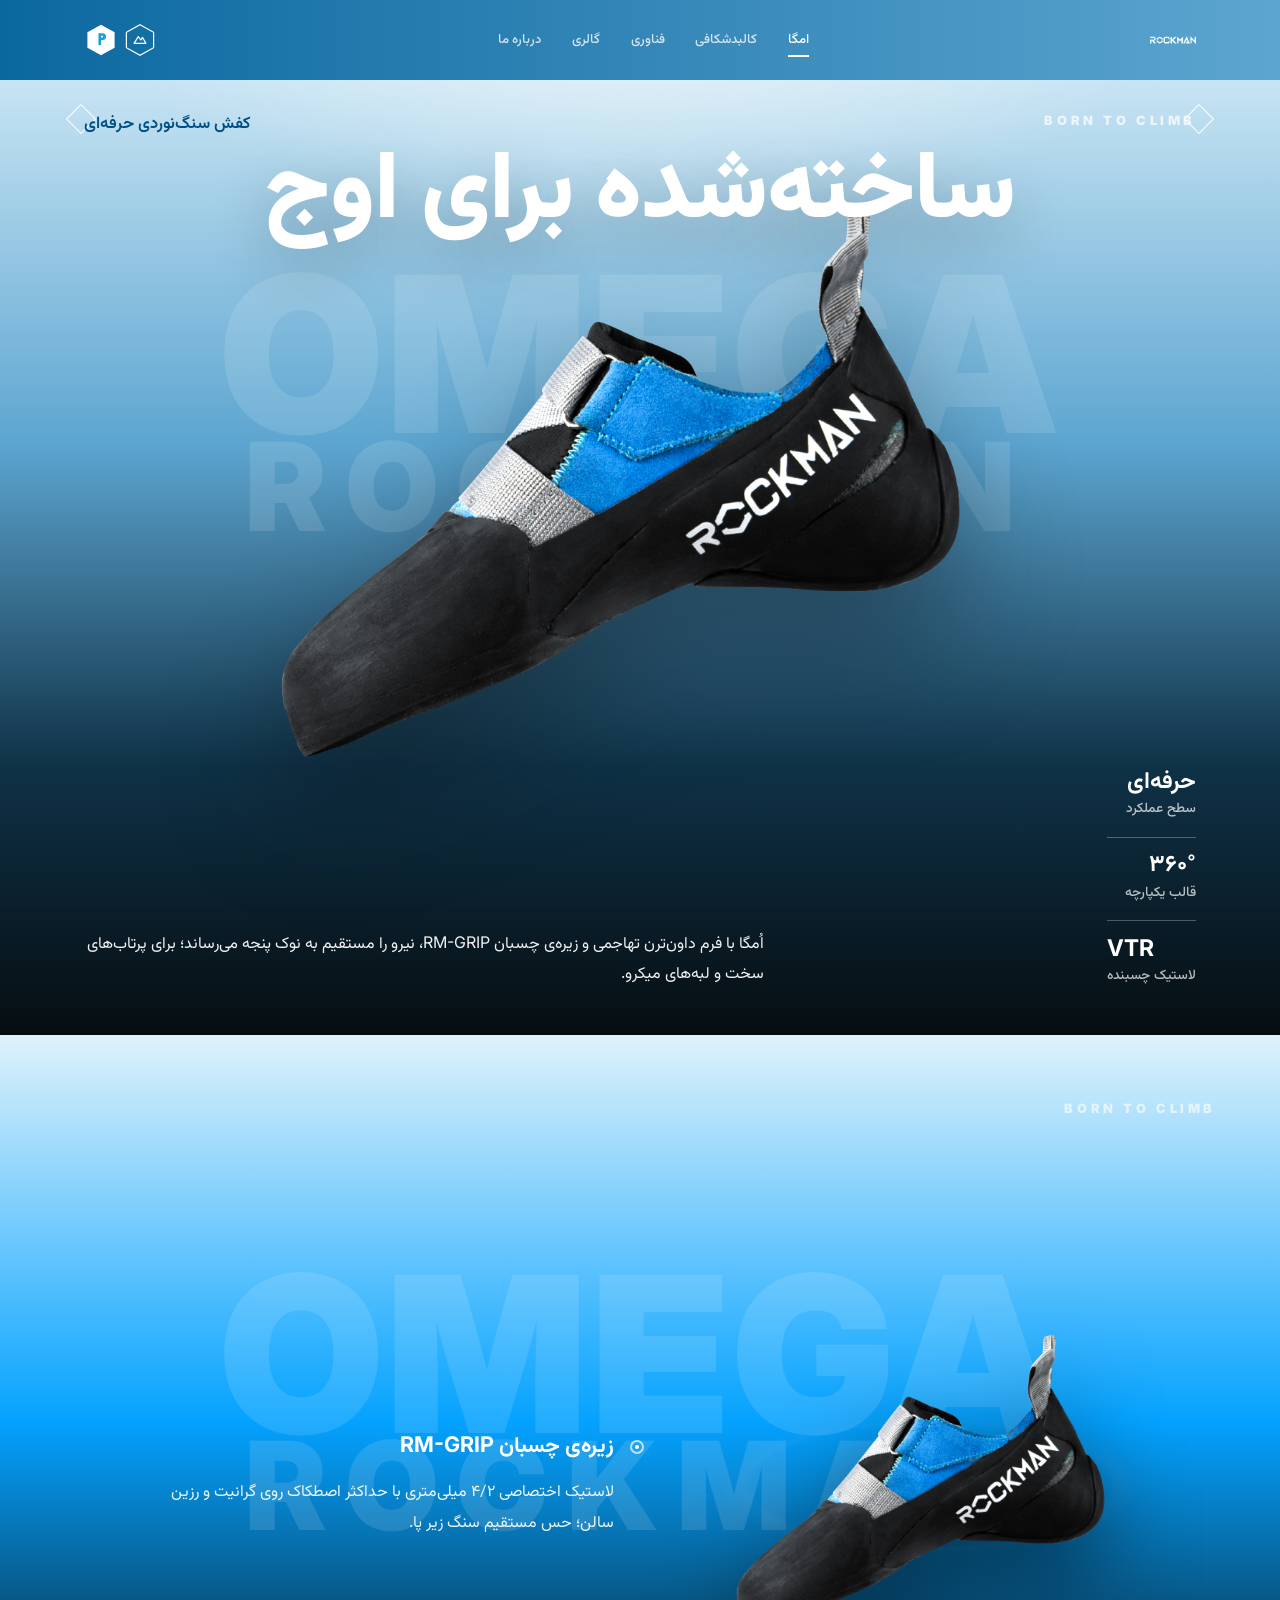
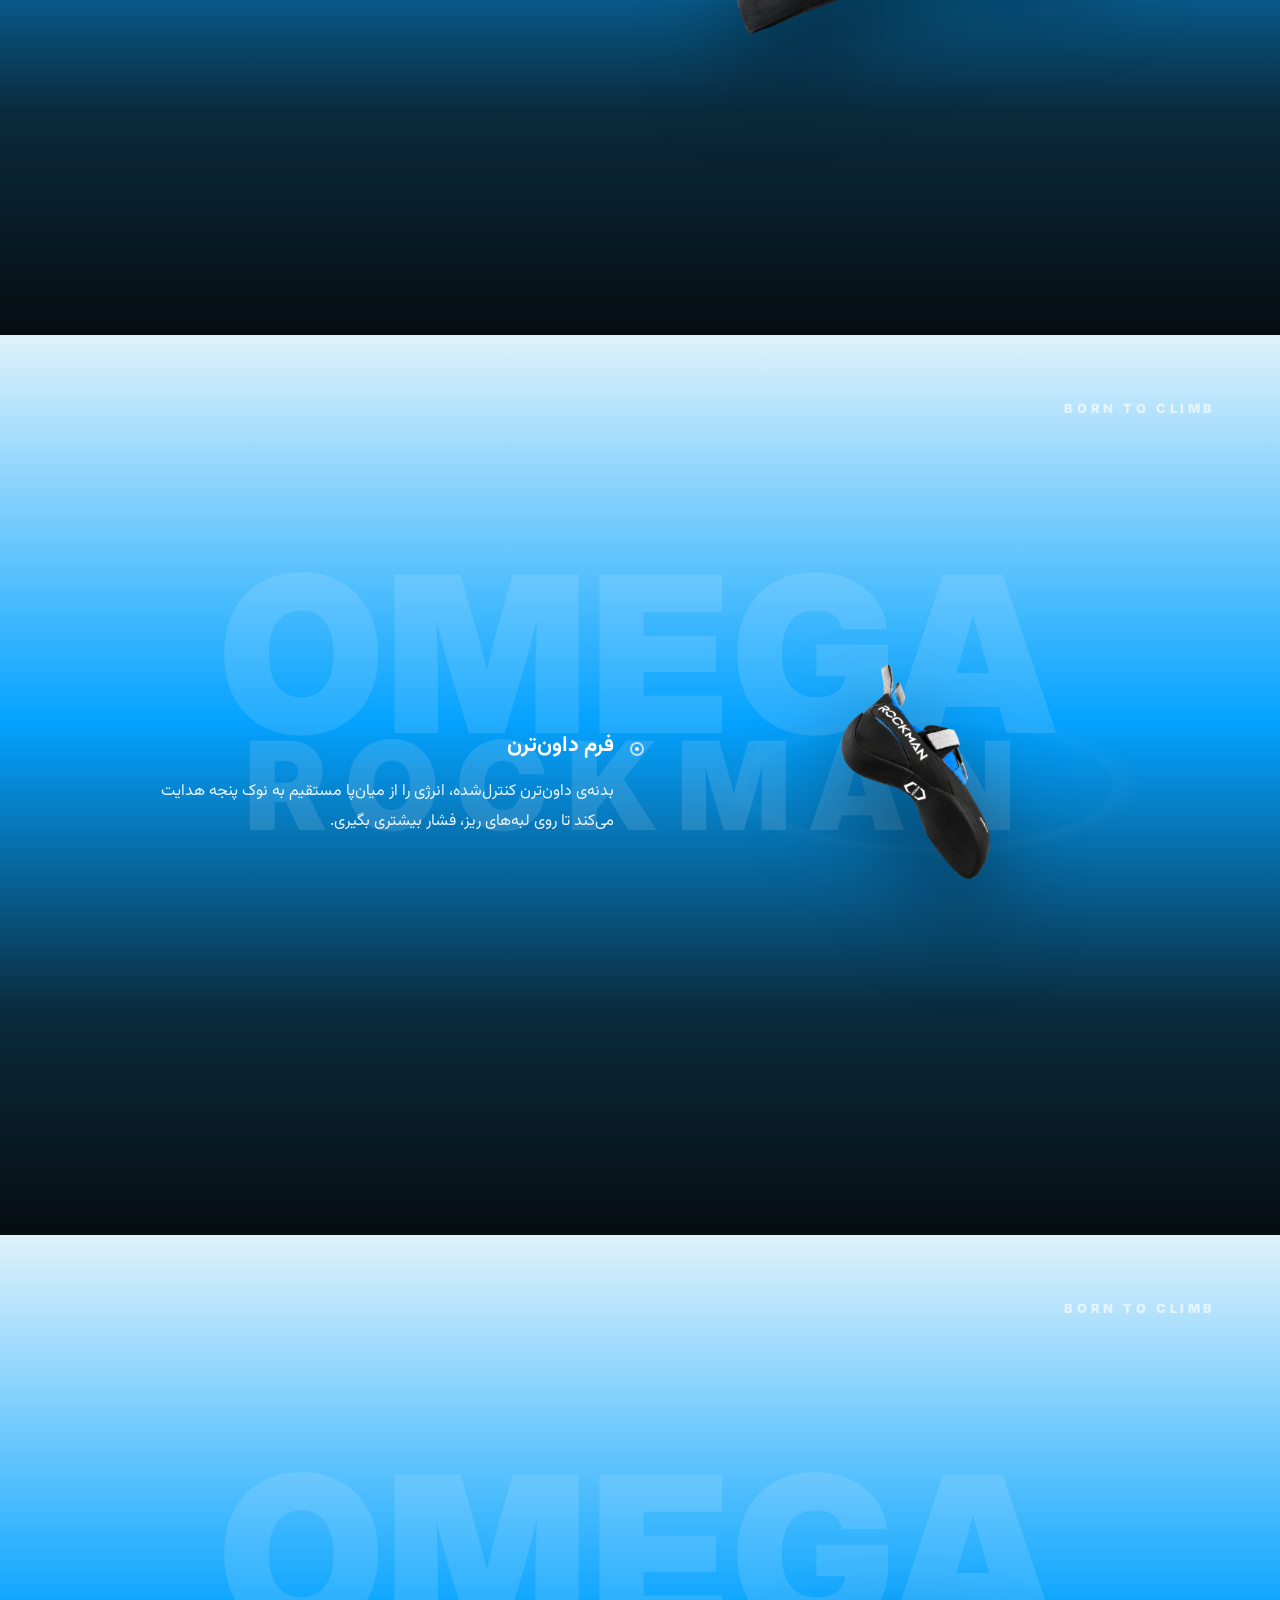
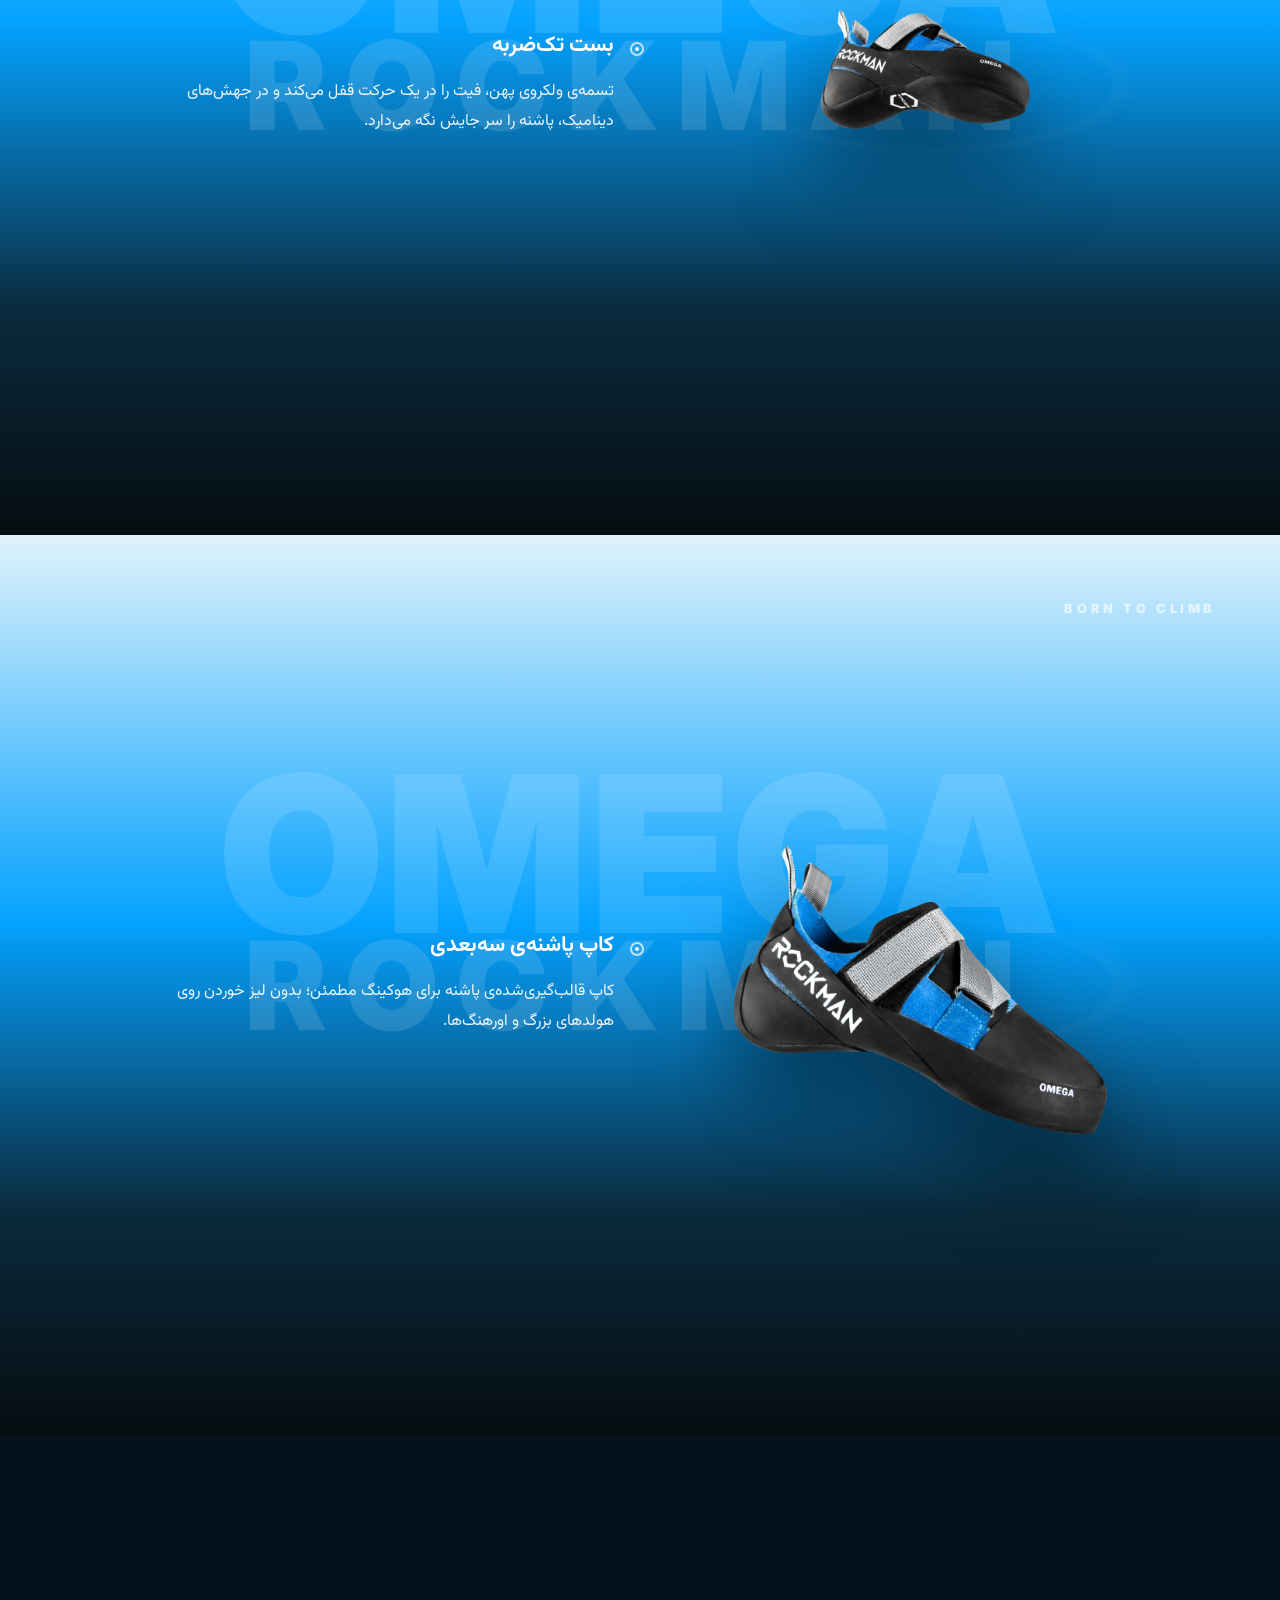
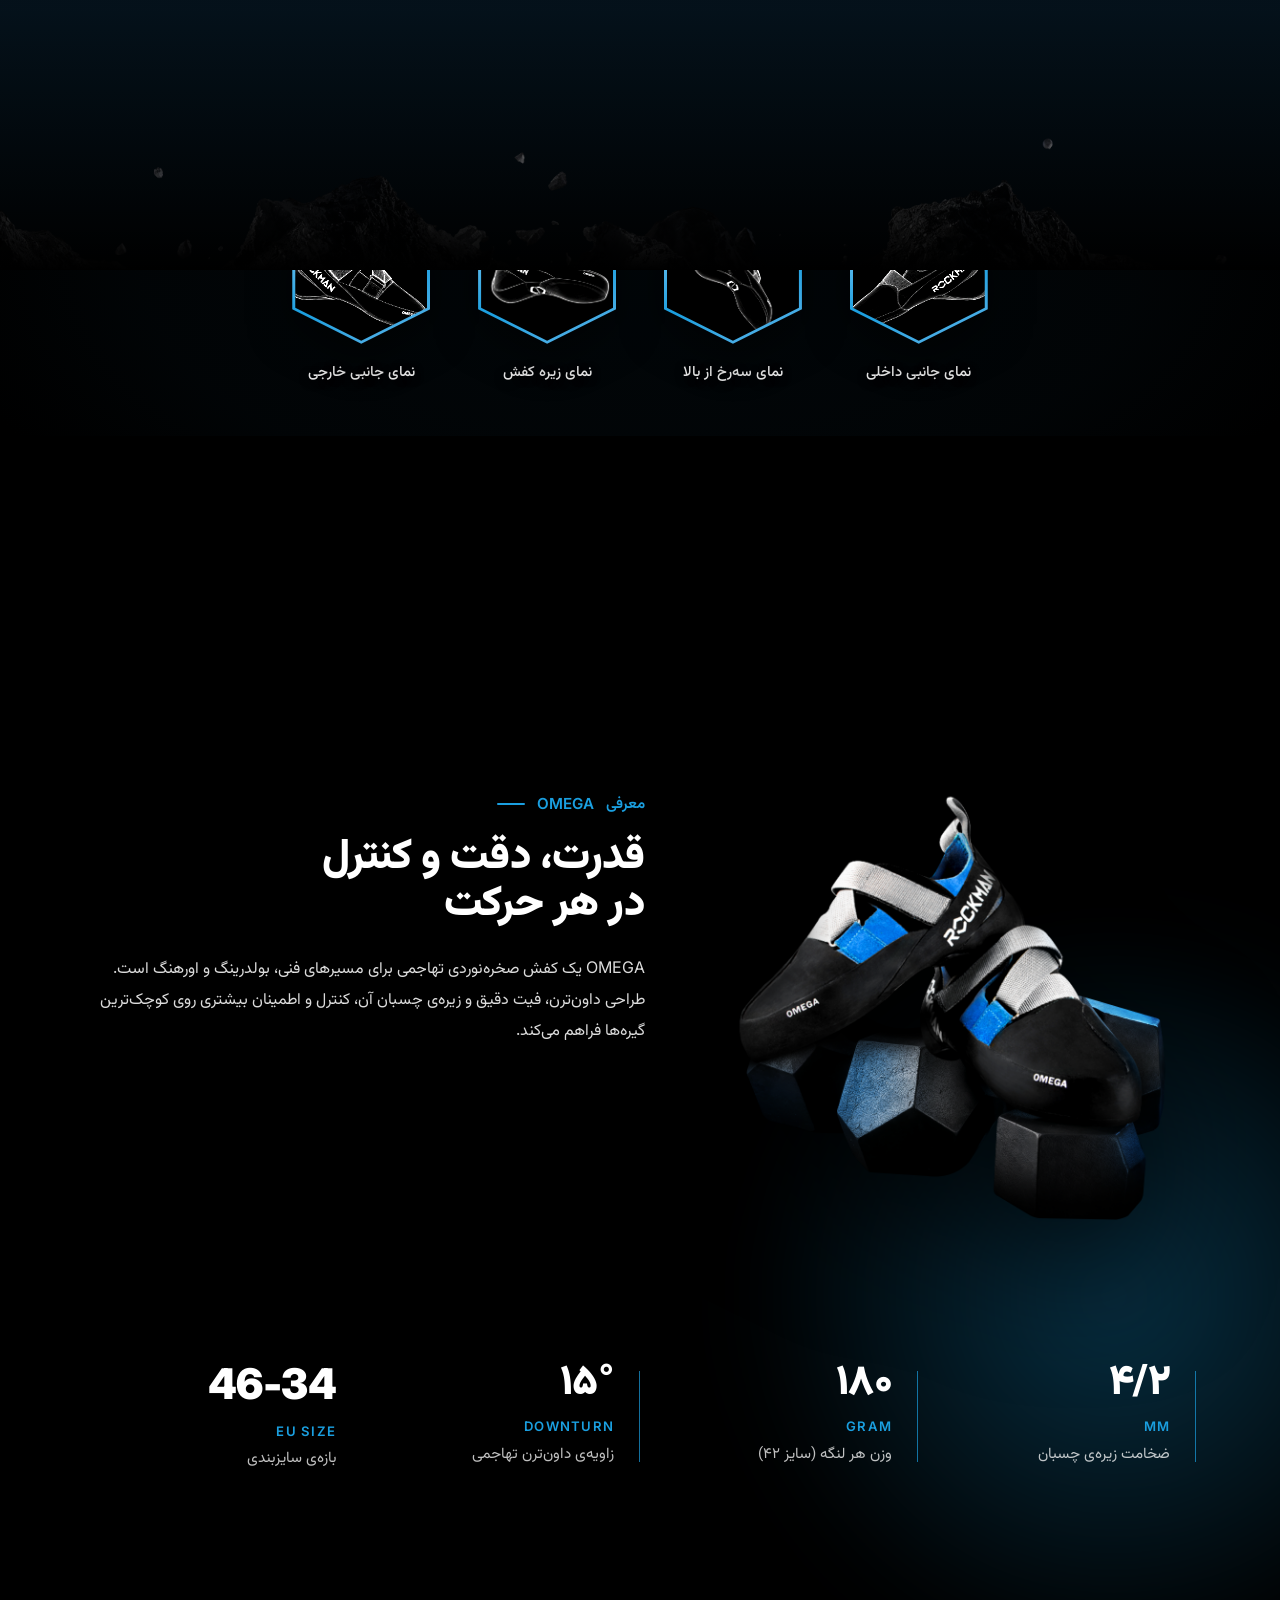
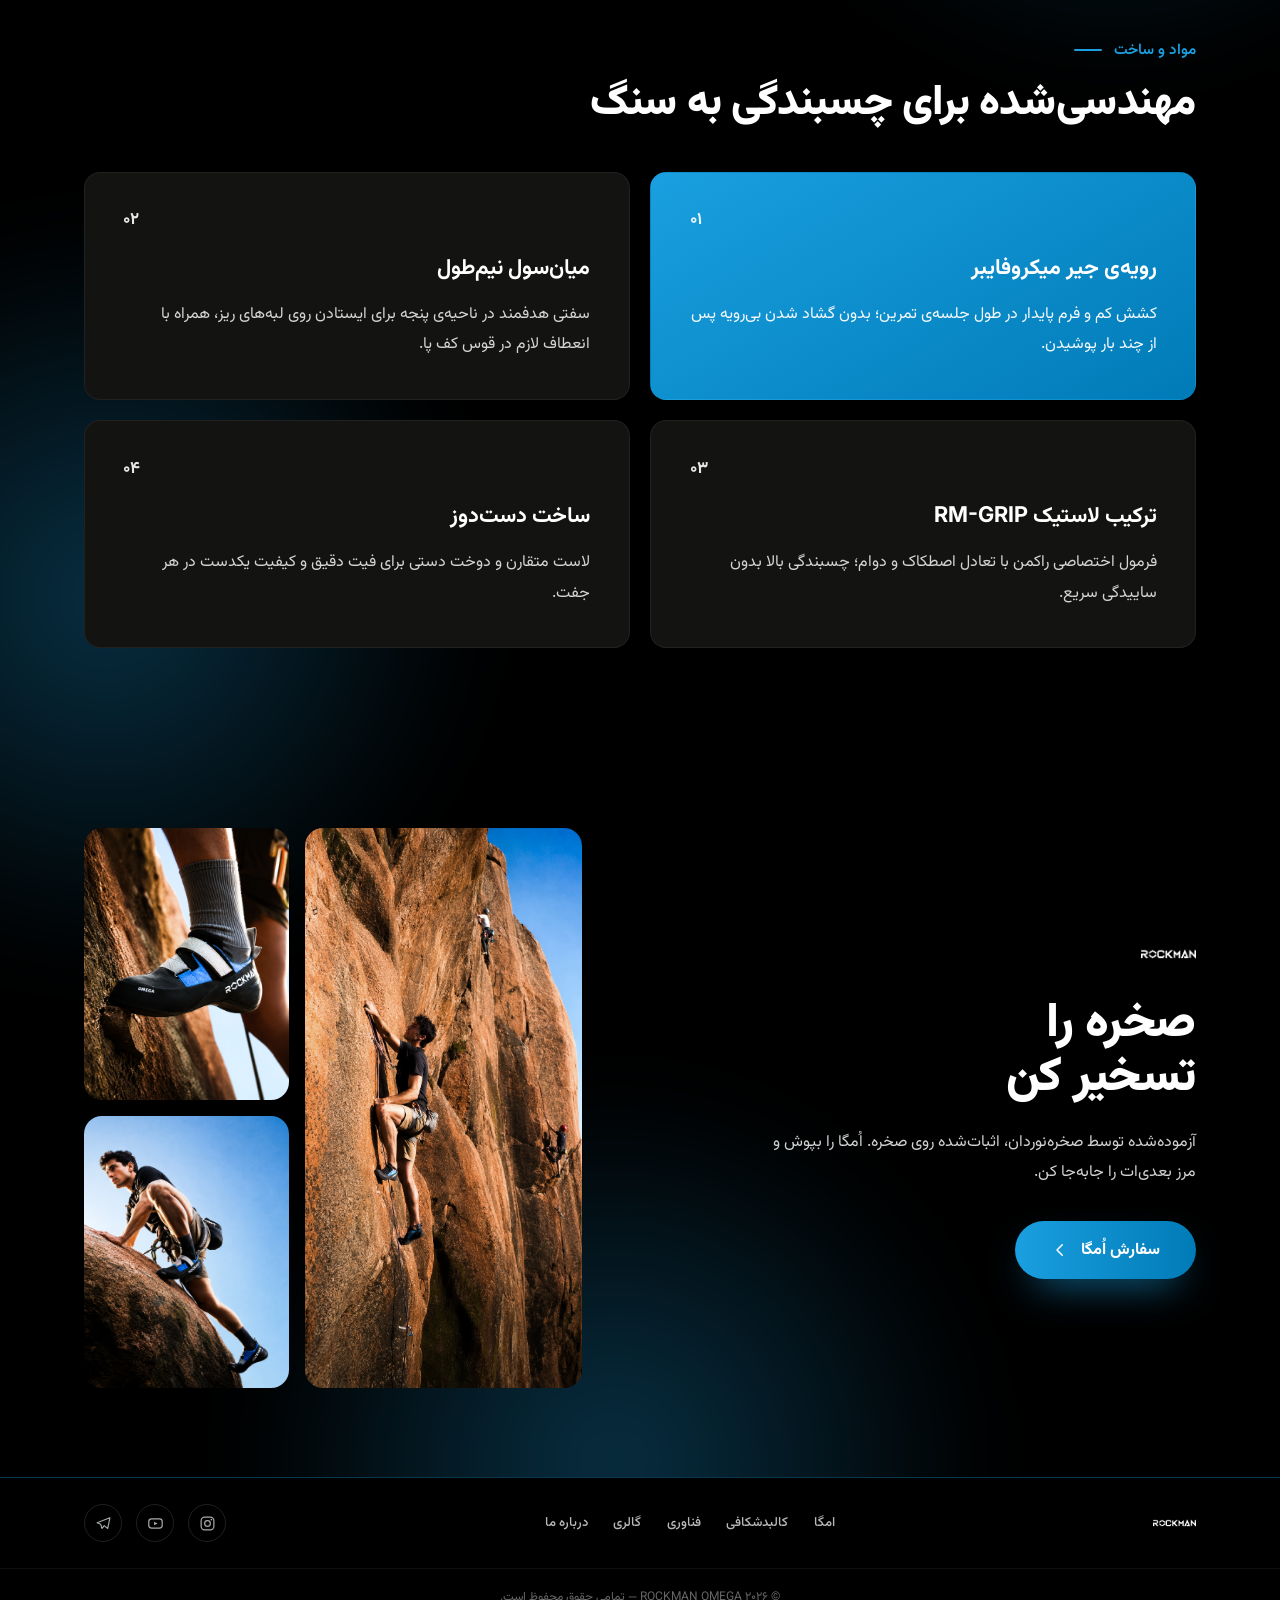
<file: rockman-omega.html>
<!DOCTYPE html>
<html lang="fa" dir="rtl">
<head>
<meta charset="UTF-8">
<meta name="viewport" content="width=device-width, initial-scale=1.0">
<title>ROCKMAN OMEGA — کفش سنگ‌نوردی حرفه‌ای</title>
<meta name="description" content="اُمگا با فرم داون‌ترن تهاجمی و زیره‌ی چسبان RM-GRIP؛ ساخته‌شده برای اوج.">
<link rel="preconnect" href="https://fonts.googleapis.com">
<link rel="preconnect" href="https://fonts.gstatic.com" crossorigin>
<link href="https://fonts.googleapis.com/css2?family=Vazirmatn:wght@300;400;500;600;700;800;900&family=Inter:wght@700;800;900&display=swap" rel="stylesheet">
<style>
/* ==========================================================================
   ROCKMAN OMEGA — Desktop Landing Page
   Faithful reproduction of the Figma frame "ROCKMAN OMEGA - Desktop Landing
   Page" (1440x8323). Composition, copy, colors, fonts and image placement are
   pulled straight from the decoded .fig; layout is fluid so the exact desktop
   composition holds at ~1440 and reflows/scales on any monitor.
   Design font PelakFA -> Vazirmatn web fallback. Latin accent -> Inter.
   ========================================================================== */
:root{
  /* palette (from decoded fills) */
  --paper:#dff2fb; --mid:#5ca5d0; --ink:#060d11;
  --blue:#1a9fe0; --blue-bright:#04a2ff; --blue-deep:#0b689f; --blue-deep2:#007bb7;
  --navy:#004f84; --glow:#199edf; --card:#131311; --gray:#a7a9ac;
  /* type */
  --font:'Vazirmatn',system-ui,Tahoma,sans-serif;
  --lat:'Inter','Vazirmatn',sans-serif;
  /* layout */
  --wrap:1240px;              /* 1440 frame minus 100px gutters each side */
  --gutter:clamp(20px,5vw,100px);
  --nav-h:80px;
  --ease:cubic-bezier(.22,.61,.36,1);
  /* fluid type — right column values equal the Figma px at ~1440 */
  --fs-hero:clamp(2.9rem,7.4vw,6.7rem);   /* 107 */
  --fs-h2:clamp(2rem,3.3vw,3rem);         /* 48  */
  --fs-feat:clamp(1.35rem,1.5vw,1.5rem);  /* 20-24 title */
  --fs-body:clamp(1rem,1.25vw,1.25rem);   /* 20  */
  --fs-stat:clamp(2.2rem,3.3vw,3rem);     /* 48  */
}
*,*::before,*::after{margin:0;padding:0;box-sizing:border-box}
html{scroll-behavior:smooth}
@media (prefers-reduced-motion:reduce){html{scroll-behavior:auto}}
body{font-family:var(--font);background:var(--ink);color:#fff;line-height:1.75;
  overflow-x:hidden;-webkit-font-smoothing:antialiased;text-rendering:optimizeLegibility}
img{max-width:100%;display:block}
a{color:inherit;text-decoration:none}
button{font-family:inherit;color:inherit;background:none;border:0;cursor:pointer}
:focus-visible{outline:2px solid var(--blue);outline-offset:3px;border-radius:4px}
.lat{font-family:var(--lat);direction:ltr;unicode-bidi:isolate}
.wrap{width:100%;max-width:var(--wrap);margin-inline:auto;padding-inline:var(--gutter)}

/* reveal */
.reveal{opacity:0;transform:translateY(28px);transition:opacity .8s var(--ease),transform .8s var(--ease)}
.reveal.in{opacity:1;transform:none}
@media (prefers-reduced-motion:reduce){.reveal{opacity:1!important;transform:none!important;transition:none}}

/* watermark wordmarks (OMEGA / ROCKMAN) */
.wm{position:absolute;inset-inline:0;top:26%;text-align:center;pointer-events:none;user-select:none;z-index:0;line-height:.78}
.wm b{display:block;font-family:var(--lat);font-weight:900;color:rgba(255,255,255,.12)}
.wm .o{font-size:clamp(96px,17vw,245px);letter-spacing:.02em}
.wm .r{font-size:clamp(44px,9.6vw,138px);letter-spacing:.16em}

/* diamond glow behind product shots */
.diamond{position:absolute;width:min(86%,685px);aspect-ratio:685/233;top:50%;left:50%;
  transform:translate(-50%,-50%);pointer-events:none;
  background:radial-gradient(ellipse at center,rgba(255,255,255,.5),transparent 66%);
  -webkit-mask:radial-gradient(ellipse at center,transparent 55%,#000 58%);
          mask:radial-gradient(ellipse at center,transparent 55%,#000 58%);opacity:.45}

.eyebrow{font-family:var(--lat);font-weight:900;font-size:.8rem;letter-spacing:.28em;color:rgba(255,255,255,.62)}

/* ============================ NAV ============================ */
.nav{position:fixed;inset-block-start:0;inset-inline:0;z-index:80;height:var(--nav-h);display:flex;align-items:center;
  background:linear-gradient(90deg,var(--blue-deep),var(--mid));transition:height .3s var(--ease),background .4s var(--ease),box-shadow .4s var(--ease)}
.nav.scrolled{height:64px;background:rgba(7,17,25,.78);backdrop-filter:blur(18px) saturate(1.2);
  -webkit-backdrop-filter:blur(18px) saturate(1.2);box-shadow:0 10px 40px -22px #000;border-block-end:1px solid rgba(255,255,255,.08)}
.nav__in{width:100%;max-width:var(--wrap);margin-inline:auto;padding-inline:var(--gutter);
  display:flex;align-items:center;justify-content:space-between;gap:24px}
.nav__logo img{height:30px;width:auto}
.nav__links{display:flex;align-items:center;gap:clamp(18px,2.4vw,40px)}
.nav__links a{font-size:.82rem;font-weight:500;color:rgba(255,255,255,.78);position:relative;padding-block:8px;transition:color .25s var(--ease)}
.nav__links a:hover,.nav__links a.active{color:#fff}
.nav__links a::after{content:"";position:absolute;inset-block-end:2px;inset-inline:0;height:2px;background:#fff;transform:scaleX(0);transition:transform .3s var(--ease)}
.nav__links a:hover::after,.nav__links a.active::after{transform:scaleX(1)}
.nav__mark{display:flex;gap:5px}
.nav__mark svg{width:34px;height:34px;display:block}
.burger{display:none;width:44px;height:44px;flex-direction:column;gap:5px;align-items:center;justify-content:center}
.burger span{width:22px;height:2px;background:#fff;border-radius:2px}

/* ============================ HERO ============================ */
.hero{position:relative;min-height:100svh;display:flex;flex-direction:column;overflow:hidden;
  padding-block:calc(var(--nav-h) + 2vh) 5vh;
  background:linear-gradient(180deg,#dff2fb 0%,#5ca5d0 43%,#0f3247 74%,#060d11 100%)}
.hero__glow{position:absolute;top:-14%;inset-inline:0;height:70vh;pointer-events:none;
  background:radial-gradient(60% 60% at 50% 20%,rgba(255,255,255,.6),transparent 70%);filter:blur(20px)}
.hero .wrap{position:relative;z-index:3;flex:1;display:flex;flex-direction:column}
.hero__top{display:flex;justify-content:space-between;align-items:flex-start;gap:20px;padding-block-start:12px}
.hero__eyebrow{color:rgba(255,255,255,.7)}
.hero__tag{font-weight:600;font-size:clamp(1rem,1.3vw,1.25rem);color:var(--navy)}
.hero__stage{position:relative;flex:1;display:grid;place-items:center;min-height:min(46vh,470px);margin-block:1vh}
.hero__title{position:relative;z-index:3;text-align:center;font-weight:900;font-size:var(--fs-hero);
  line-height:.98;letter-spacing:-.01em;text-shadow:0 20px 60px rgba(6,13,17,.28);margin-block-end:-3%}
.hero__shoe{position:relative;z-index:2;width:min(88%,1120px);
  filter:drop-shadow(0 55px 60px rgba(6,13,17,.45));animation:float 7s var(--ease) infinite}
@keyframes float{0%,100%{transform:translateY(0) rotate(0)}50%{transform:translateY(-14px) rotate(-.4deg)}}
@media (prefers-reduced-motion:reduce){.hero__shoe{animation:none}}
.hero__bottom{display:flex;justify-content:space-between;align-items:flex-end;gap:40px}
.hero__lede{max-width:680px;font-size:var(--fs-body);color:rgba(255,255,255,.94);line-height:1.85;order:2}
.hero__specs{display:flex;flex-direction:column;gap:14px;flex-shrink:0}
.spec{position:relative;padding-block:2px}
.spec+.spec{padding-block-start:14px;border-block-start:1px solid rgba(255,255,255,.28)}
.spec b{display:block;font-weight:700;font-size:clamp(1.3rem,1.8vw,1.6rem);line-height:1.15}
.spec span{display:block;font-weight:500;font-size:.85rem;color:rgba(255,255,255,.7);margin-block-start:2px}
.hero__diamonds{position:absolute;top:calc(var(--nav-h) + 22px);inset-inline:var(--gutter);display:flex;justify-content:space-between;z-index:2;pointer-events:none}
.hero__diamonds svg{width:34px;height:34px;opacity:.85}

/* ============================ FEATURE PANELS ============================ */
.feat{position:relative;min-height:100svh;display:flex;align-items:center;overflow:hidden;
  padding-block:12vh;background:linear-gradient(180deg,#dff2fb 0%,#04a2ff 43%,#0a2b3e 75%,#060d11 100%)}
.feat__eyebrow{position:absolute;top:7vh;inset-inline-start:var(--gutter);z-index:3}
.feat .wrap{position:relative;z-index:3;width:100%}
.feat__grid{display:grid;grid-template-columns:1fr 1fr;align-items:center;gap:clamp(24px,4vw,70px)}
.feat__media{position:relative;display:grid;place-items:center;min-height:44vh}
.feat__shoe{position:relative;z-index:2;width:min(112%,760px);filter:drop-shadow(0 40px 45px rgba(0,0,0,.5))}
.feat__copy{position:relative;max-width:470px}
.feat__copy .dot{position:absolute;inset-inline-start:-30px;top:10px;width:14px;height:14px;border-radius:50%;
  border:2px solid rgba(255,255,255,.7)}
.feat__copy .dot::after{content:"";position:absolute;inset:3px;border-radius:50%;background:#fff}
.feat__title{font-weight:700;font-size:var(--fs-feat);margin-block-end:16px;line-height:1.35}
.feat__desc{font-size:var(--fs-body);color:rgba(255,255,255,.92);line-height:1.9}

/* ============================ MOUNTAIN BAND ============================ */
.band{position:relative;height:clamp(280px,34vw,560px);
  background:url('assets/rockman/rock-bg.png') center/cover no-repeat;background-color:#04121c}
.band::after{content:"";position:absolute;inset:0;background:linear-gradient(180deg,rgba(6,13,17,.15) 40%,#000 100%)}

/* ============================ LOWER (black) ============================ */
.dark{position:relative;background:#000;overflow:hidden}
.dark .blob{position:absolute;width:min(852px,120vw);aspect-ratio:1;border-radius:50%;pointer-events:none;
  background:radial-gradient(circle,rgba(25,158,223,.30),transparent 62%);filter:blur(40px)}

/* GALLERY hex row (floats over the band/fade) */
.gallery{position:relative;z-index:4;margin-block-start:clamp(-70px,-5vw,-44px);padding-block-end:clamp(50px,7vw,90px)}
.gallery::before{content:"";position:absolute;inset-inline:0;top:-110px;height:340px;pointer-events:none;
  background:radial-gradient(72% 128% at 50% 50%,rgba(2,7,10,.95),rgba(2,7,10,.6) 54%,transparent 78%)}
.gallery__row{position:relative;display:flex;justify-content:center;flex-wrap:wrap;gap:clamp(18px,2.8vw,44px)}
.hexcell{display:flex;flex-direction:column;align-items:center;gap:16px;width:150px}
.hexcell .hex{--hx:polygon(50% 0,100% 25%,100% 75%,50% 100%,0 75%,0 25%);
  position:relative;width:138px;height:138px;transition:transform .3s var(--ease);
  filter:drop-shadow(0 14px 20px rgba(0,0,0,.55))}
.hexcell:hover .hex{transform:translateY(-6px)}
/* bright rim */
.hex__frame{position:absolute;inset:0;clip-path:var(--hx);
  background:linear-gradient(155deg,#9cd2f5,#1a9fe0 55%,#5fb4e8);transition:filter .3s var(--ease)}
/* photo fills the tile */
.hex img{position:absolute;inset:3px;width:calc(100% - 6px);height:calc(100% - 6px);
  object-fit:cover;clip-path:var(--hx);filter:brightness(1.4) contrast(1.06) saturate(1.08)}
.hexcell:hover .hex__frame{filter:drop-shadow(0 0 22px rgba(26,159,224,.75)) brightness(1.15)}
.hexcell span{font-size:.92rem;font-weight:500;color:rgba(255,255,255,.9);text-shadow:0 2px 8px rgba(0,0,0,.7)}

/* shared kicker */
.kicker{display:inline-flex;align-items:center;gap:12px;color:var(--blue);font-weight:600;font-size:.95rem;margin-block-end:18px}
.kicker::after{content:"";width:28px;height:2px;background:var(--blue);border-radius:2px}
.h2{font-weight:900;font-size:var(--fs-h2);line-height:1.12;letter-spacing:-.01em}

/* ABOUT */
.about{position:relative;z-index:3;padding-block:clamp(40px,6vw,80px)}
.about__grid{display:grid;grid-template-columns:1fr 1.15fr;gap:clamp(30px,5vw,80px);align-items:center}
.about__media{display:grid;place-items:center}
.about__media img{width:min(100%,596px);filter:drop-shadow(0 50px 60px rgba(0,0,0,.6))}
.about__lede{font-size:var(--fs-body);color:rgba(255,255,255,.86);line-height:1.95;margin-block-start:22px;max-width:680px}
.stats{display:grid;grid-template-columns:repeat(4,1fr);margin-block-start:clamp(48px,6vw,90px)}
.stat{position:relative;padding-inline:clamp(16px,2vw,28px)}
.stat:not(:last-child)::after{content:"";position:absolute;inset-inline-start:0;inset-block:8px;width:1px;background:rgba(26,159,224,.7)}
.stat b{font-weight:900;font-size:var(--fs-stat);line-height:1;letter-spacing:-.01em}
.stat .u{font-family:var(--lat);font-weight:600;font-size:.82rem;letter-spacing:.1em;color:var(--blue);display:block;margin-block:12px 6px}
.stat span{font-size:.95rem;color:rgba(255,255,255,.75);display:block;line-height:1.5}

/* MATERIALS */
.materials{position:relative;z-index:3;padding-block:clamp(50px,7vw,96px)}
.materials__head{margin-block-end:clamp(28px,3.4vw,48px)}
.mat-grid{display:grid;grid-template-columns:1fr 1fr;gap:clamp(16px,1.6vw,24px)}
.mcard{position:relative;border-radius:16px;padding:clamp(28px,3vw,44px);background:var(--card);
  border:1px solid rgba(255,255,255,.06);min-height:228px;display:flex;flex-direction:column;justify-content:flex-end;
  transition:transform .35s var(--ease),box-shadow .35s var(--ease)}
.mcard:hover{transform:translateY(-6px);box-shadow:0 30px 60px -30px #000}
.mcard--hl{background:linear-gradient(150deg,var(--blue),var(--blue-deep2));border-color:transparent}
.mcard__n{position:absolute;inset-block-start:clamp(26px,2.6vw,40px);inset-inline-end:clamp(28px,3vw,44px);
  font-weight:700;font-size:1.05rem;color:rgba(255,255,255,.9)}
.mcard h3{font-weight:700;font-size:clamp(1.2rem,1.7vw,1.5rem);margin-block-end:12px}
.mcard p{font-size:var(--fs-body);color:rgba(255,255,255,.82);line-height:1.9}
.mcard--hl p{color:rgba(255,255,255,.96)}

/* CTA */
.cta{position:relative;z-index:3;padding-block:clamp(50px,7vw,96px)}
.cta__grid{display:grid;grid-template-columns:1.05fr .95fr;gap:clamp(30px,5vw,72px);align-items:center}
.cta__logo{height:36px;width:auto;margin-block-end:26px}
.cta__title{font-weight:900;font-size:clamp(2.3rem,4.6vw,3rem);line-height:1.12;letter-spacing:-.01em}
.cta__desc{font-size:var(--fs-body);color:rgba(255,255,255,.82);line-height:1.9;margin-block:22px 32px;max-width:440px}
.btn{display:inline-flex;align-items:center;gap:12px;padding:15px 36px;border-radius:100px;font-weight:700;font-size:1.02rem;
  background:linear-gradient(90deg,var(--blue),var(--blue-deep2));color:#fff;box-shadow:0 18px 40px -18px rgba(26,159,224,.9);
  transition:transform .25s var(--ease),box-shadow .25s var(--ease)}
.btn:hover{transform:translateY(-3px);box-shadow:0 26px 50px -18px rgba(26,159,224,1)}
.btn svg{width:18px;height:18px}
.cta__collage{display:grid;grid-template-columns:1.15fr .85fr;grid-template-rows:1fr 1fr;gap:16px;height:min(64vh,560px)}
.cta__collage figure{overflow:hidden;border-radius:18px;position:relative;background:#0c1418}
.cta__collage img{width:100%;height:100%;object-fit:cover;transition:transform .8s var(--ease)}
.cta__collage figure:hover img{transform:scale(1.06)}
.cta__collage .tall{grid-row:span 2}

/* FOOTER */
.footer{position:relative;z-index:3;background:#000;border-block-start:1px solid rgba(26,159,224,.35)}
.footer__in{display:flex;align-items:center;justify-content:space-between;gap:24px;padding-block:26px;flex-wrap:wrap}
.footer__logo img{height:28px}
.footer__links{display:flex;gap:clamp(16px,2vw,34px)}
.footer__links a{font-size:.82rem;font-weight:500;color:rgba(255,255,255,.72);transition:color .25s}
.footer__links a:hover{color:#fff}
.footer__social{display:flex;gap:14px}
.footer__social a{width:38px;height:38px;border-radius:50%;display:grid;place-items:center;color:var(--gray);
  border:1px solid rgba(255,255,255,.12);transition:color .25s,border-color .25s,background .25s}
.footer__social a:hover{color:#fff;border-color:var(--blue);background:rgba(26,159,224,.12)}
.footer__social svg{width:17px;height:17px}
.copyright{padding-block:18px;text-align:center;font-size:.75rem;color:rgba(255,255,255,.4);border-block-start:1px solid rgba(255,255,255,.06)}

/* ============================ RESPONSIVE ============================ */
@media (max-width:1024px){
  .feat__grid,.about__grid,.cta__grid{grid-template-columns:1fr}
  .feat__media,.about__media{order:-1}
  .feat__copy .dot{display:none}
  .cta__collage{order:-1;height:min(56vh,460px)}
}
@media (max-width:760px){
  .nav__links,.nav__mark{display:none}
  .burger{display:flex}
  .nav__links.open{display:flex;position:absolute;inset-block-start:100%;inset-inline:0;flex-direction:column;gap:0;
    background:rgba(6,13,17,.97);backdrop-filter:blur(14px);padding:8px var(--gutter) 20px;border-block-end:1px solid rgba(255,255,255,.08)}
  .nav__links.open a{width:100%;padding-block:14px;font-size:1.05rem;border-block-end:1px solid rgba(255,255,255,.06)}
  .hero__top,.hero__bottom{flex-direction:column;align-items:flex-start;gap:22px}
  .hero__specs{flex-direction:row;flex-wrap:wrap;gap:24px}
  .spec+.spec{border-block-start:0;padding-block-start:2px}
  .mat-grid{grid-template-columns:1fr}
  .stats{grid-template-columns:1fr 1fr;gap:30px 0}
  .stat:nth-child(2)::after{display:none}
  .cta__collage{grid-template-columns:1fr 1fr}
}
</style>
</head>
<body>

<!-- ============================ NAV ============================ -->
<header class="nav" id="nav">
  <div class="nav__in">
    <a class="nav__logo" href="#hero" aria-label="ROCKMAN"><img src="assets/rockman/logo-rockman.png" alt="ROCKMAN"></a>
    <nav class="nav__links" id="navlinks" aria-label="ناوبری اصلی">
      <a href="#hero" class="active">امگا</a>
      <a href="#anatomy">کالبدشکافی</a>
      <a href="#materials">فناوری</a>
      <a href="#gallery">گالری</a>
      <a href="#about">درباره ما</a>
    </nav>
    <div class="nav__mark" aria-hidden="true">
      <svg viewBox="0 0 40 40" fill="none"><path d="M20 2 36 11v18L20 38 4 29V11z" stroke="#fff" stroke-width="1.4"/><path d="M13 24l5-8 3 4 2-3 4 7z" stroke="#fff" stroke-width="1.4" stroke-linejoin="round"/></svg>
      <svg viewBox="0 0 40 40" fill="none"><path d="M20 2 36 11v18L20 38 4 29V11z" fill="#fff"/><path d="M17 12h5c2.5 0 4 1.6 4 4s-1.5 4-4 4h-2v6h-3zm3 3v2h1.6c.6 0 1-.4 1-1s-.4-1-1-1z" fill="#1a9fe0"/></svg>
    </div>
    <button class="burger" id="burger" aria-label="منو" aria-expanded="false"><span></span><span></span><span></span></button>
  </div>
</header>

<!-- ============================ HERO ============================ -->
<section class="hero" id="hero">
  <span class="hero__glow" aria-hidden="true"></span>
  <div class="wm" aria-hidden="true"><b class="o lat">OMEGA</b><b class="r lat">ROCKMAN</b></div>
  <div class="hero__diamonds" aria-hidden="true">
    <svg viewBox="0 0 40 40" fill="none"><path d="M20 3 37 20 20 37 3 20z" stroke="#fff" stroke-width="1.3"/></svg>
    <svg viewBox="0 0 40 40" fill="none"><path d="M20 3 37 20 20 37 3 20z" stroke="#fff" stroke-width="1.3"/></svg>
  </div>
  <div class="wrap">
    <div class="hero__top">
      <span class="hero__eyebrow eyebrow">BORN TO CLIMB</span>
      <p class="hero__tag">کفش سنگ‌نوردی حرفه‌ای</p>
    </div>
    <div class="hero__stage">
      <h1 class="hero__title">ساخته‌شده برای اوج</h1>
      <img class="hero__shoe" src="assets/rockman/shoe-side-profile.png" alt="کفش سنگ‌نوردی راکمن اُمگا، نمای جانبی">
    </div>
    <div class="hero__bottom">
      <p class="hero__lede">اُمگا با فرم داون‌ترن تهاجمی و زیره‌ی چسبان <span class="lat">RM-GRIP</span>، نیرو را مستقیم به نوک پنجه می‌رساند؛ برای پرتاب‌های سخت و لبه‌های میکرو.</p>
      <div class="hero__specs">
        <div class="spec"><b>حرفه‌ای</b><span>سطح عملکرد</span></div>
        <div class="spec"><b>۳۶۰°</b><span>قالب یکپارچه</span></div>
        <div class="spec"><b class="lat">VTR</b><span>لاستیک چسبنده</span></div>
      </div>
    </div>
  </div>
</section>

<!-- ============================ ANATOMY (feature panels) ============================ -->
<div id="anatomy">

  <section class="feat">
    <span class="feat__eyebrow eyebrow">BORN TO CLIMB</span>
    <div class="wm" aria-hidden="true"><b class="o lat">OMEGA</b><b class="r lat">ROCKMAN</b></div>
    <div class="wrap"><div class="feat__grid">
      <div class="feat__media"><span class="diamond" aria-hidden="true"></span>
        <img class="feat__shoe" src="assets/rockman/shoe-side-profile.png" alt="نمای جانبی زیره‌ی اُمگا"></div>
      <div class="feat__copy reveal"><span class="dot" aria-hidden="true"></span>
        <h2 class="feat__title">زیره‌ی چسبان <span class="lat">RM-GRIP</span></h2>
        <p class="feat__desc">لاستیک اختصاصی ۴/۲ میلی‌متری با حداکثر اصطکاک روی گرانیت و رزین سالن؛ حس مستقیم سنگ زیر پا.</p>
      </div>
    </div></div>
  </section>

  <section class="feat">
    <span class="feat__eyebrow eyebrow">BORN TO CLIMB</span>
    <div class="wm" aria-hidden="true"><b class="o lat">OMEGA</b><b class="r lat">ROCKMAN</b></div>
    <div class="wrap"><div class="feat__grid">
      <div class="feat__media"><span class="diamond" aria-hidden="true"></span>
        <img class="feat__shoe" src="assets/rockman/shoe-heel-view.png" alt="نمای فرم داون‌ترن اُمگا"></div>
      <div class="feat__copy reveal"><span class="dot" aria-hidden="true"></span>
        <h2 class="feat__title">فرم داون‌ترن</h2>
        <p class="feat__desc">بدنه‌ی داون‌ترن کنترل‌شده، انرژی را از میان‌پا مستقیم به نوک پنجه هدایت می‌کند تا روی لبه‌های ریز، فشار بیشتری بگیری.</p>
      </div>
    </div></div>
  </section>

  <section class="feat">
    <span class="feat__eyebrow eyebrow">BORN TO CLIMB</span>
    <div class="wm" aria-hidden="true"><b class="o lat">OMEGA</b><b class="r lat">ROCKMAN</b></div>
    <div class="wrap"><div class="feat__grid">
      <div class="feat__media"><span class="diamond" aria-hidden="true"></span>
        <img class="feat__shoe" src="assets/rockman/shoe-side-heel.png" alt="نمای بست تک‌ضربه اُمگا"></div>
      <div class="feat__copy reveal"><span class="dot" aria-hidden="true"></span>
        <h2 class="feat__title">بست تک‌ضربه</h2>
        <p class="feat__desc">تسمه‌ی ولکروی پهن، فیت را در یک حرکت قفل می‌کند و در جهش‌های دینامیک، پاشنه را سر جایش نگه می‌دارد.</p>
      </div>
    </div></div>
  </section>

  <section class="feat">
    <span class="feat__eyebrow eyebrow">BORN TO CLIMB</span>
    <div class="wm" aria-hidden="true"><b class="o lat">OMEGA</b><b class="r lat">ROCKMAN</b></div>
    <div class="wrap"><div class="feat__grid">
      <div class="feat__media"><span class="diamond" aria-hidden="true"></span>
        <img class="feat__shoe" src="assets/rockman/shoe-side-profile-2.png" alt="نمای کاپ پاشنه‌ی سه‌بعدی اُمگا"></div>
      <div class="feat__copy reveal"><span class="dot" aria-hidden="true"></span>
        <h2 class="feat__title">کاپ پاشنه‌ی سه‌بعدی</h2>
        <p class="feat__desc">کاپ قالب‌گیری‌شده‌ی پاشنه برای هوکینگ مطمئن؛ بدون لیز خوردن روی هولدهای بزرگ و اورهنگ‌ها.</p>
      </div>
    </div></div>
  </section>
</div>

<!-- ============================ MOUNTAIN BAND ============================ -->
<div class="band" role="img" aria-label="دیواره‌ی صخره"></div>

<!-- ============================ LOWER (black) ============================ -->
<div class="dark">
  <span class="blob" style="inset-inline-end:-320px;top:1500px" aria-hidden="true"></span>
  <span class="blob" style="inset-inline-start:-260px;top:600px" aria-hidden="true"></span>
  <span class="blob" style="inset-inline-start:240px;bottom:-260px" aria-hidden="true"></span>

  <!-- GALLERY hex row -->
  <section class="gallery" id="gallery">
    <div class="wrap">
      <div class="gallery__row reveal">
        <div class="hexcell"><span class="hex"><span class="hex__frame"></span><img src="assets/rockman/gallery-inner-side.png" alt=""></span><span>نمای جانبی داخلی</span></div>
        <div class="hexcell"><span class="hex"><span class="hex__frame"></span><img src="assets/rockman/gallery-top-3q.png" alt=""></span><span>نمای سه‌رخ از بالا</span></div>
        <div class="hexcell"><span class="hex"><span class="hex__frame"></span><img src="assets/rockman/gallery-outsole.png" alt=""></span><span>نمای زیره کفش</span></div>
        <div class="hexcell"><span class="hex"><span class="hex__frame"></span><img src="assets/rockman/gallery-outer-side.png" alt=""></span><span>نمای جانبی خارجی</span></div>
      </div>
    </div>
  </section>

  <!-- ABOUT -->
  <section class="about" id="about">
    <div class="wrap">
      <div class="about__grid">
        <div class="about__media reveal"><img src="assets/rockman/about-shoe.png" alt="جفت کفش راکمن اُمگا روی هولدهای شش‌ضلعی"></div>
        <div class="reveal">
          <span class="kicker">معرفی <span class="lat">OMEGA</span></span>
          <h2 class="h2">قدرت، دقت و کنترل<br>در هر حرکت</h2>
          <p class="about__lede"><span class="lat">OMEGA</span> یک کفش صخره‌نوردی تهاجمی برای مسیرهای فنی، بولدرینگ و اورهنگ است. طراحی داون‌ترن، فیت دقیق و زیره‌ی چسبان آن، کنترل و اطمینان بیشتری روی کوچک‌ترین گیره‌ها فراهم می‌کند.</p>
        </div>
      </div>
      <div class="stats reveal">
        <div class="stat"><b>۴/۲</b><span class="u">MM</span><span>ضخامت زیره‌ی چسبان</span></div>
        <div class="stat"><b>۱۸۰</b><span class="u">GRAM</span><span>وزن هر لنگه (سایز ۴۲)</span></div>
        <div class="stat"><b>۱۵°</b><span class="u">DOWNTURN</span><span>زاویه‌ی داون‌ترن تهاجمی</span></div>
        <div class="stat"><b class="lat">46-34</b><span class="u">EU SIZE</span><span>بازه‌ی سایزبندی</span></div>
      </div>
    </div>
  </section>

  <!-- MATERIALS -->
  <section class="materials" id="materials">
    <div class="wrap">
      <div class="materials__head reveal">
        <span class="kicker">مواد و ساخت</span>
        <h2 class="h2">مهندسی‌شده برای چسبندگی به سنگ</h2>
      </div>
      <div class="mat-grid">
        <article class="mcard mcard--hl reveal"><span class="mcard__n">۰۱</span><h3>رویه‌ی جیر میکروفایبر</h3><p>کشش کم و فرم پایدار در طول جلسه‌ی تمرین؛ بدون گشاد شدن بی‌رویه پس از چند بار پوشیدن.</p></article>
        <article class="mcard reveal"><span class="mcard__n">۰۲</span><h3>میان‌سول نیم‌طول</h3><p>سفتی هدفمند در ناحیه‌ی پنجه برای ایستادن روی لبه‌های ریز، همراه با انعطاف لازم در قوس کف پا.</p></article>
        <article class="mcard reveal"><span class="mcard__n">۰۳</span><h3>ترکیب لاستیک <span class="lat">RM-GRIP</span></h3><p>فرمول اختصاصی راکمن با تعادل اصطکاک و دوام؛ چسبندگی بالا بدون ساییدگی سریع.</p></article>
        <article class="mcard reveal"><span class="mcard__n">۰۴</span><h3>ساخت دست‌دوز</h3><p>لاست متقارن و دوخت دستی برای فیت دقیق و کیفیت یکدست در هر جفت.</p></article>
      </div>
    </div>
  </section>

  <!-- CTA -->
  <section class="cta" id="cta">
    <div class="wrap">
      <div class="cta__grid">
        <div class="reveal">
          <img class="cta__logo" src="assets/rockman/logo-rockman.png" alt="ROCKMAN">
          <h2 class="cta__title">صخره را<br>تسخیر کن</h2>
          <p class="cta__desc">آزموده‌شده توسط صخره‌نوردان، اثبات‌شده روی صخره. اُمگا را بپوش و مرز بعدی‌ات را جابه‌جا کن.</p>
          <a class="btn" href="#">سفارش اُمگا
            <svg viewBox="0 0 24 24" fill="none"><path d="M15 5l-7 7 7 7" stroke="#fff" stroke-width="2" stroke-linecap="round" stroke-linejoin="round"/></svg>
          </a>
        </div>
        <div class="cta__collage reveal">
          <figure class="tall"><img src="assets/rockman/cta-climb-1.png" alt="صخره‌نورد در حال صعود مسیر فنی"></figure>
          <figure><img src="assets/rockman/cta-climb-2.png" alt="صعود روی دیواره‌ی سنگی"></figure>
          <figure><img src="assets/rockman/cta-climb-3.png" alt="بولدرینگ روی اورهنگ"></figure>
        </div>
      </div>
    </div>
  </section>

  <!-- FOOTER -->
  <footer class="footer">
    <div class="wrap footer__in">
      <a class="footer__logo" href="#hero" aria-label="ROCKMAN"><img src="assets/rockman/logo-rockman.png" alt="ROCKMAN"></a>
      <nav class="footer__links" aria-label="ناوبری پاورقی">
        <a href="#hero">امگا</a><a href="#anatomy">کالبدشکافی</a><a href="#materials">فناوری</a><a href="#gallery">گالری</a><a href="#about">درباره ما</a>
      </nav>
      <div class="footer__social">
        <a href="#" aria-label="اینستاگرام"><svg viewBox="0 0 24 24" fill="none"><rect x="3" y="3" width="18" height="18" rx="5" stroke="currentColor" stroke-width="1.7"/><circle cx="12" cy="12" r="4" stroke="currentColor" stroke-width="1.7"/><circle cx="17.5" cy="6.5" r="1.2" fill="currentColor"/></svg></a>
        <a href="#" aria-label="یوتیوب"><svg viewBox="0 0 24 24" fill="none"><rect x="2.5" y="5.5" width="19" height="13" rx="4" stroke="currentColor" stroke-width="1.7"/><path d="M10 9.5l5 2.5-5 2.5z" fill="currentColor"/></svg></a>
        <a href="#" aria-label="تلگرام"><svg viewBox="0 0 24 24" fill="none"><path d="M21 4L3 11l5 2 2 6 3-4 5 4z" stroke="currentColor" stroke-width="1.6" stroke-linejoin="round"/></svg></a>
      </div>
    </div>
    <p class="copyright">© ۲۰۲۶ ROCKMAN OMEGA — تمامی حقوق محفوظ است.</p>
  </footer>
</div>

<script>
(function(){
  "use strict";
  var reduce=matchMedia('(prefers-reduced-motion:reduce)').matches;
  var nav=document.getElementById('nav');
  var onScroll=function(){nav.classList.toggle('scrolled',scrollY>40);};
  addEventListener('scroll',onScroll,{passive:true});onScroll();

  var burger=document.getElementById('burger'),navlinks=document.getElementById('navlinks');
  burger.addEventListener('click',function(){var o=navlinks.classList.toggle('open');burger.setAttribute('aria-expanded',o?'true':'false');});
  navlinks.addEventListener('click',function(e){if(e.target.tagName==='A'){navlinks.classList.remove('open');burger.setAttribute('aria-expanded','false');}});

  var links=[].slice.call(navlinks.querySelectorAll('a'));
  var secs=links.map(function(a){return document.querySelector(a.getAttribute('href'));});
  if('IntersectionObserver' in window){
    var spy=new IntersectionObserver(function(es){es.forEach(function(en){if(en.isIntersecting){var id='#'+en.target.id;links.forEach(function(a){a.classList.toggle('active',a.getAttribute('href')===id);});}});},{rootMargin:'-45% 0px -50% 0px'});
    secs.forEach(function(s){if(s)spy.observe(s);});
    var io=new IntersectionObserver(function(es){es.forEach(function(en){if(en.isIntersecting){en.target.classList.add('in');io.unobserve(en.target);}});},{threshold:.14});
    if(!reduce)document.querySelectorAll('.reveal').forEach(function(el){io.observe(el);});
    else document.querySelectorAll('.reveal').forEach(function(el){el.classList.add('in');});
  } else document.querySelectorAll('.reveal').forEach(function(el){el.classList.add('in');});
})();
</script>
</body>
</html>
</file>
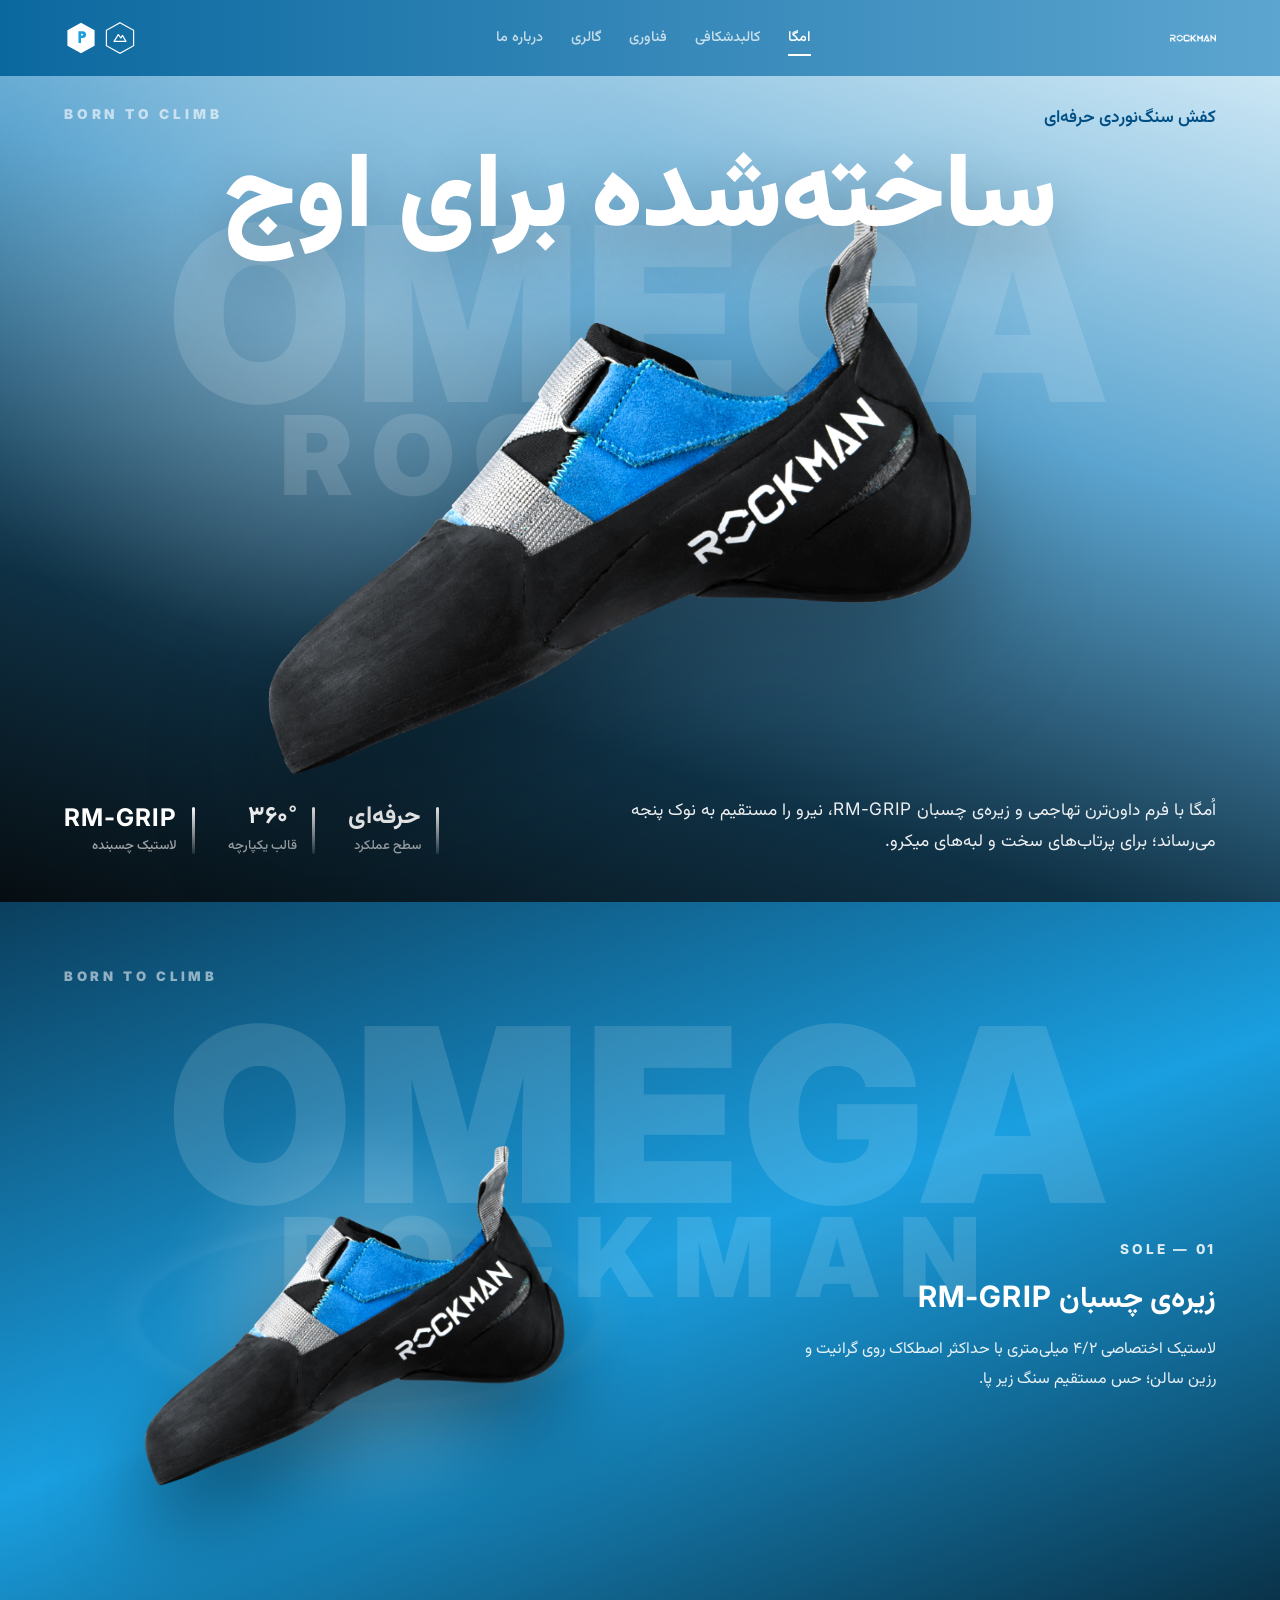
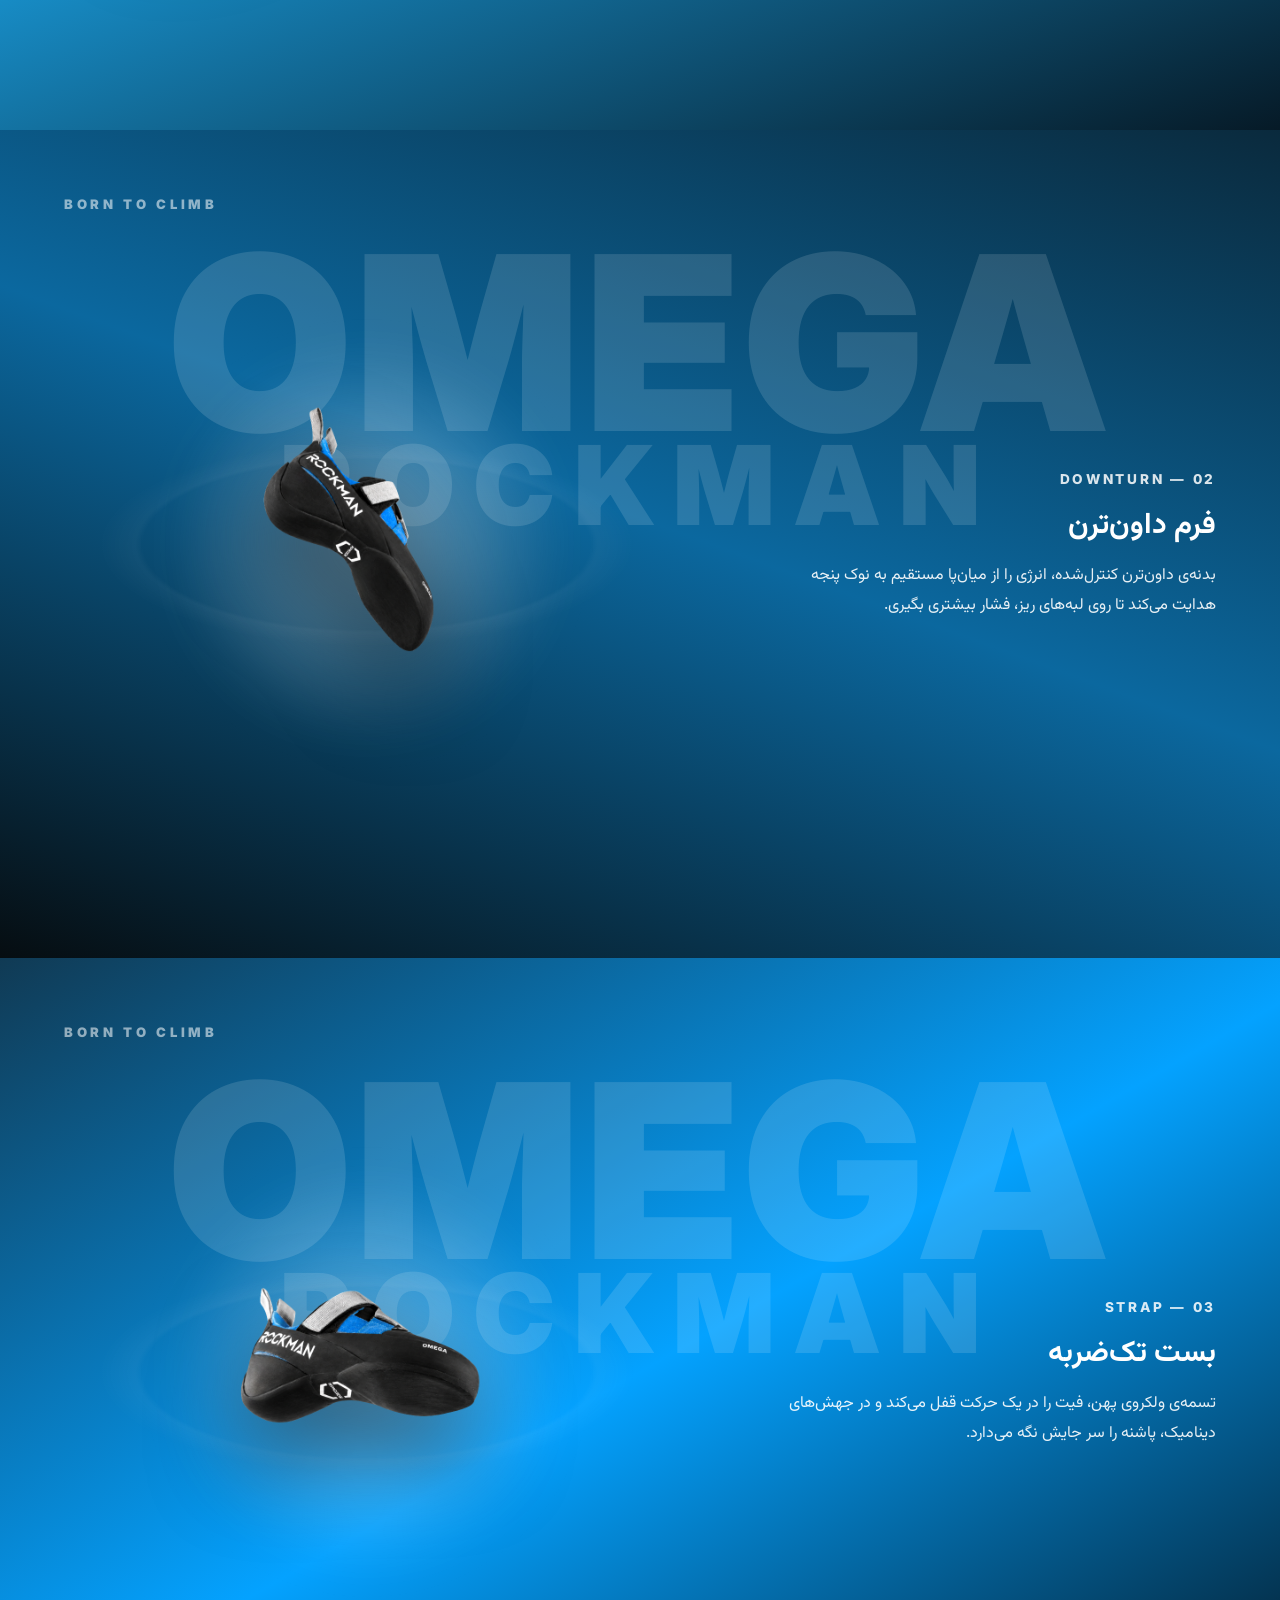
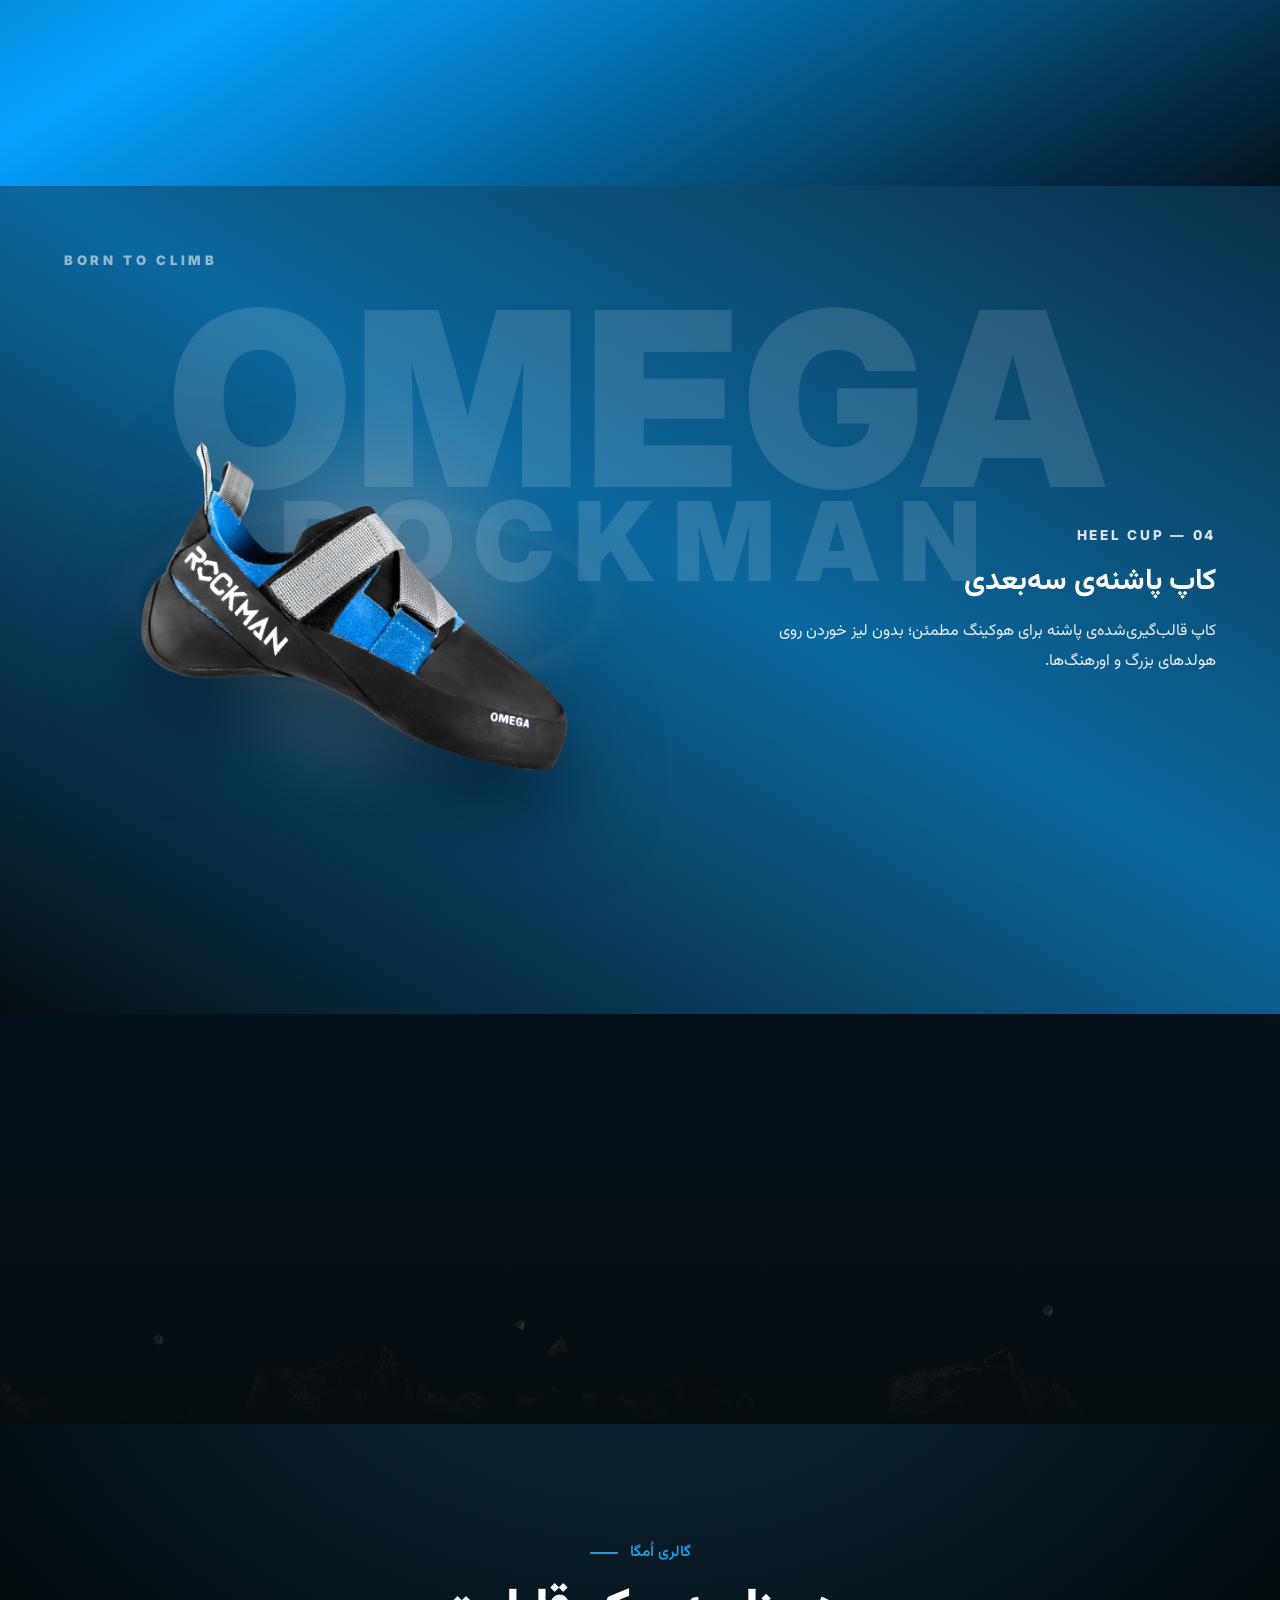
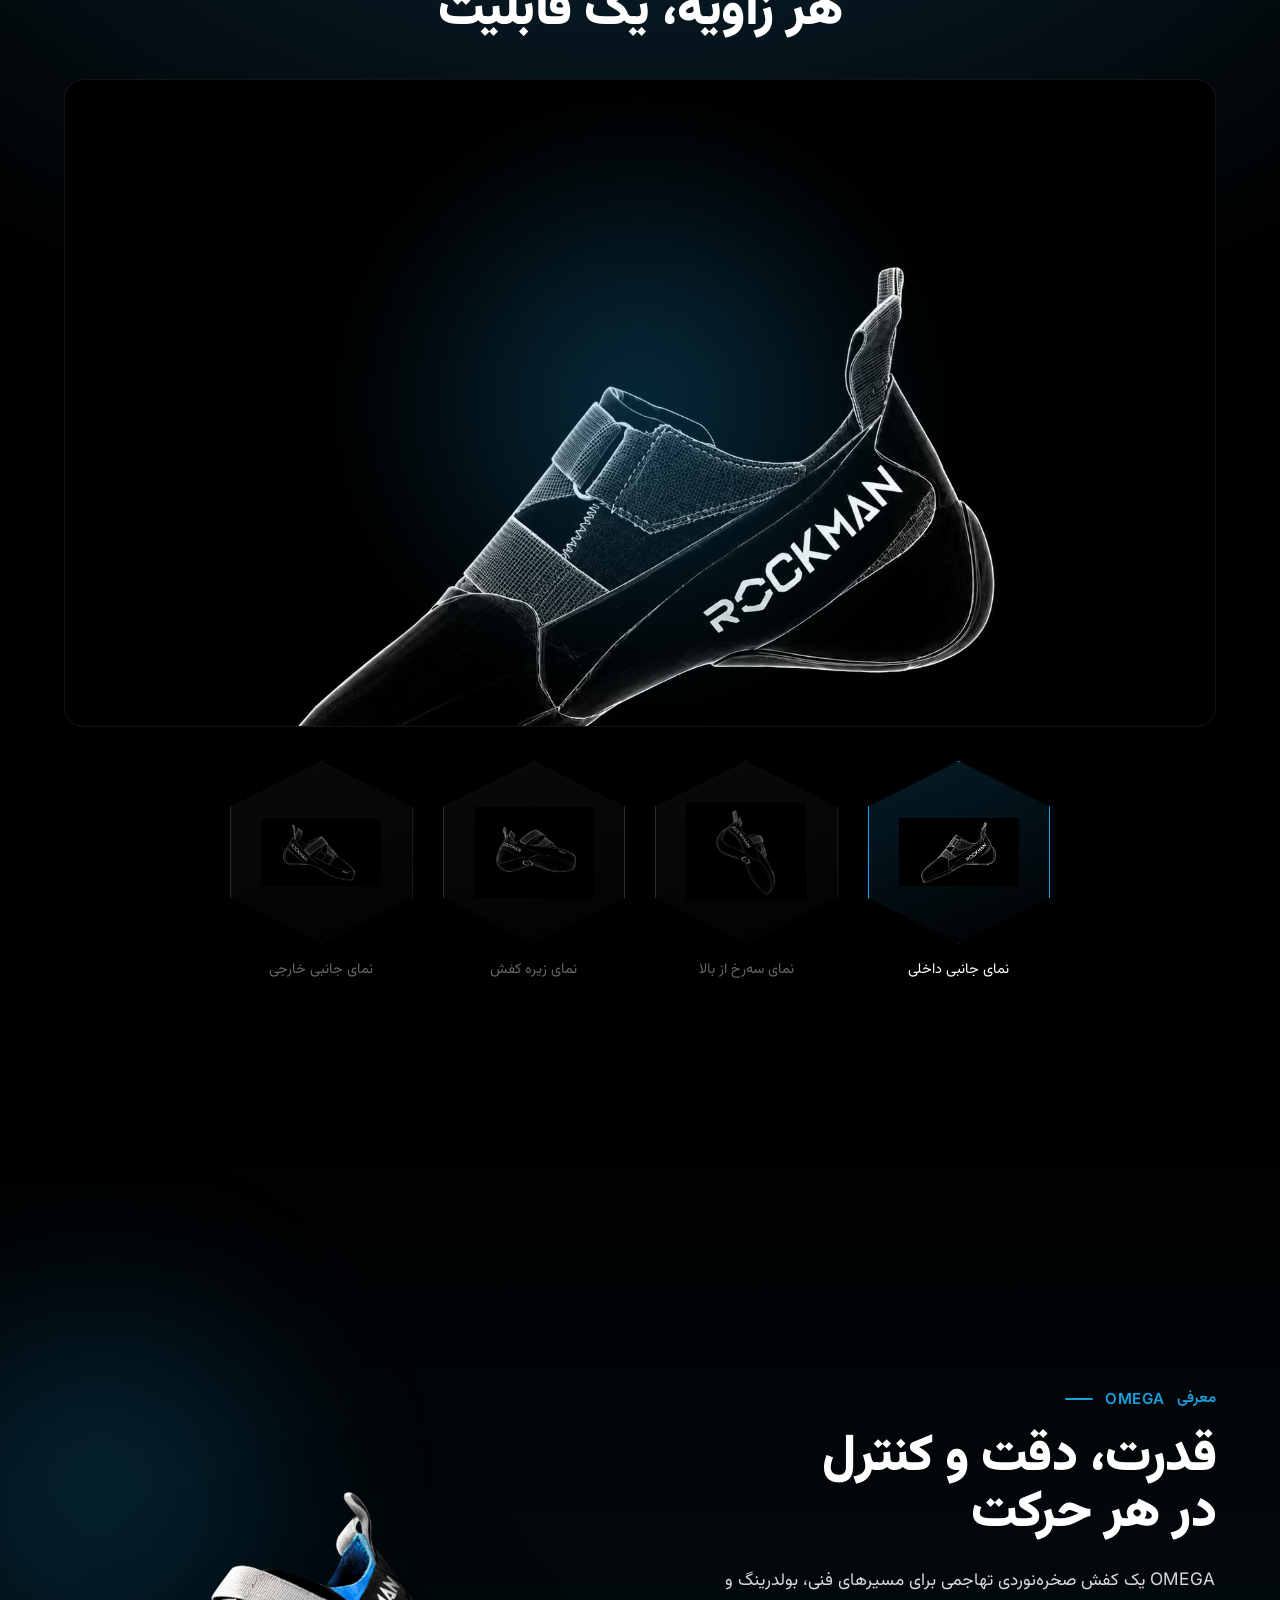
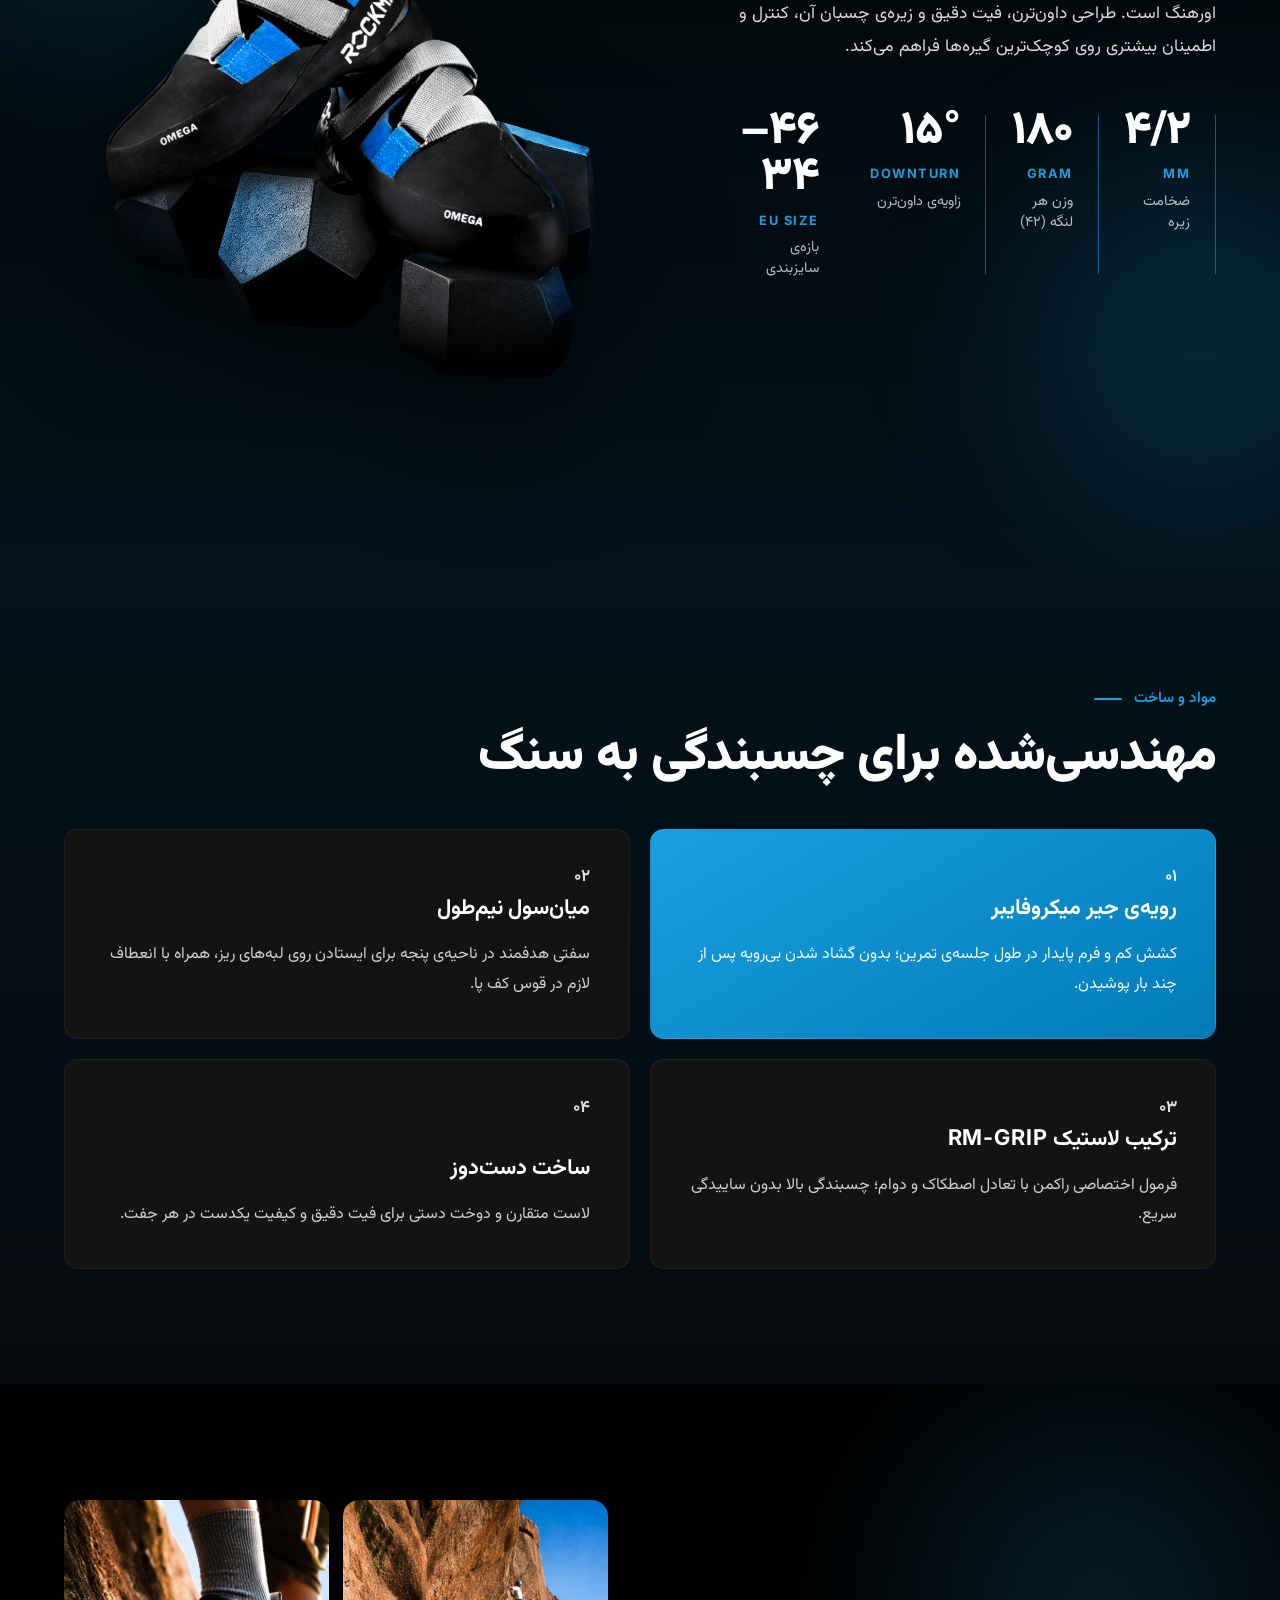
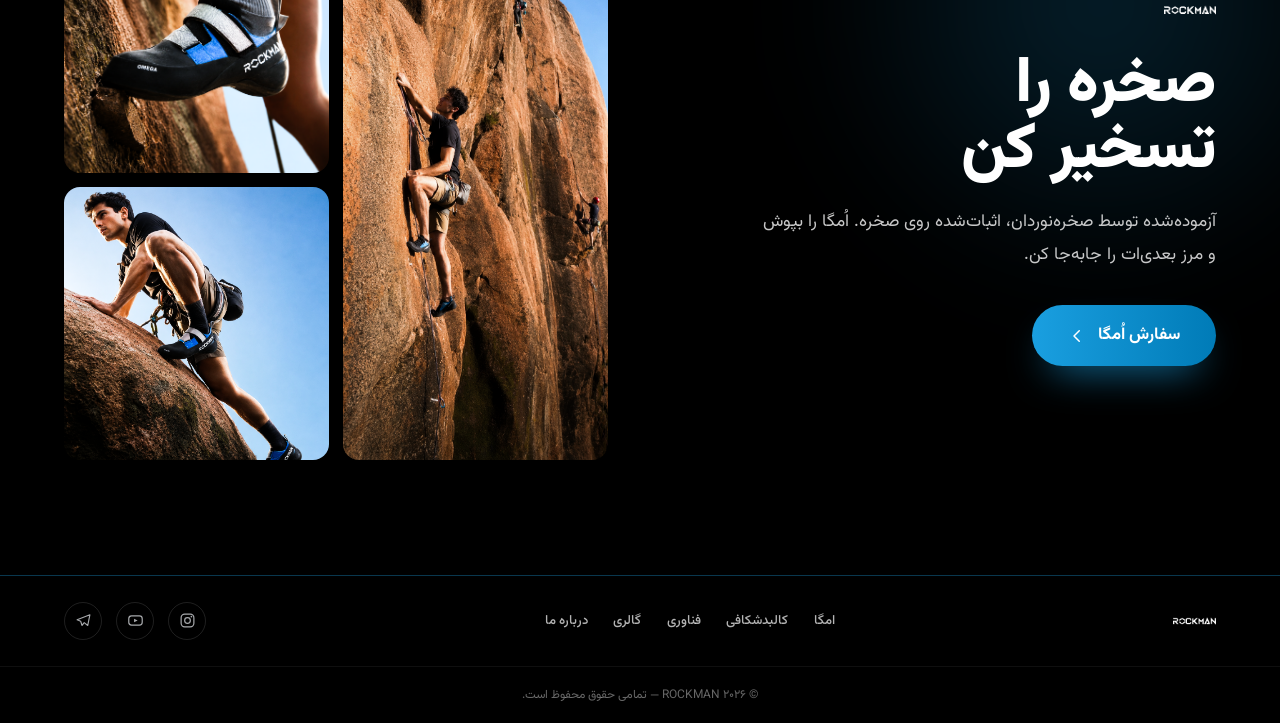
<file: rockman.html>
<!DOCTYPE html>
<html lang="fa" dir="rtl">
<head>
<meta charset="UTF-8">
<meta name="viewport" content="width=device-width, initial-scale=1.0">
<title>ROCKMAN OMEGA — کفش سنگ‌نوردی حرفه‌ای</title>
<meta name="description" content="اُمگا با فرم داون‌ترن تهاجمی و زیره‌ی چسبان RM-GRIP؛ ساخته‌شده برای اوج.">
<link rel="preconnect" href="https://fonts.googleapis.com">
<link rel="preconnect" href="https://fonts.gstatic.com" crossorigin>
<link href="https://fonts.googleapis.com/css2?family=Vazirmatn:wght@300;400;500;600;700;800;900&family=Inter:wght@700;800;900&display=swap" rel="stylesheet">
<style>
/* ==========================================================================
   ROCKMAN OMEGA — fluid, standard web layout (RTL / Persian)
   Faithful to the Figma source; sizes/type are fluid so it holds up on any
   monitor. Colors & copy are pulled directly from the design.
   Font: PelakFA (design) -> Vazirmatn (web fallback).
   ========================================================================== */
:root{
  /* brand blues */
  --blue:#1a9fe0; --blue-bright:#04a2ff; --blue-deep:#0b689f; --blue-deep-2:#007bb7;
  --navy:#004f84; --glow:#199edf;
  /* neutrals */
  --paper:#dff2fb; --mid:#5ca5d0; --ink:#060d11; --card:#131311; --black:#000;
  --white:#fff; --gray:#a7a9ac;
  /* type */
  --font:'Vazirmatn',system-ui,Tahoma,sans-serif;
  --eng:'Inter','Vazirmatn',sans-serif;
  /* layout */
  --container:1280px;
  --gutter:clamp(20px,5vw,80px);
  --nav-h:76px;
  --ease:cubic-bezier(.22,.61,.36,1);
  /* fluid type scale */
  --fs-hero:clamp(3rem,8.2vw,7.4rem);
  --fs-h2:clamp(2rem,4vw,3.35rem);
  --fs-feat:clamp(1.4rem,2.3vw,2rem);
  --fs-stat:clamp(2.1rem,3.6vw,3.15rem);
  --fs-body:clamp(1rem,1.15vw,1.28rem);
  --fs-lede:clamp(1.05rem,1.35vw,1.4rem);
}
*,*::before,*::after{margin:0;padding:0;box-sizing:border-box}
html{scroll-behavior:smooth}
@media (prefers-reduced-motion:reduce){html{scroll-behavior:auto}}
body{
  font-family:var(--font);background:var(--ink);color:var(--white);line-height:1.7;
  overflow-x:hidden;-webkit-font-smoothing:antialiased;text-rendering:optimizeLegibility;
}
img{max-width:100%;display:block}
a{color:inherit;text-decoration:none}
button{font-family:inherit;color:inherit;background:none;border:0;cursor:pointer}
:focus-visible{outline:2px solid var(--blue);outline-offset:3px;border-radius:4px}
.eng{font-family:var(--eng);direction:ltr;unicode-bidi:isolate;letter-spacing:.04em}
.container{max-width:var(--container);margin-inline:auto;padding-inline:var(--gutter)}

/* reveal */
.reveal{opacity:0;transform:translateY(26px);transition:opacity .8s var(--ease),transform .8s var(--ease)}
.reveal.in{opacity:1;transform:none}
@media (prefers-reduced-motion:reduce){.reveal{opacity:1;transform:none;transition:none}}

/* ============================ NAV ============================ */
.nav{position:fixed;inset-block-start:0;inset-inline:0;z-index:60;height:var(--nav-h);display:flex;align-items:center;
  background:linear-gradient(90deg,var(--blue-deep),var(--mid));
  transition:height .3s var(--ease),background .4s var(--ease),box-shadow .4s var(--ease)}
.nav.scrolled{height:62px;background:rgba(8,16,22,.72);backdrop-filter:blur(18px) saturate(1.2);
  -webkit-backdrop-filter:blur(18px) saturate(1.2);box-shadow:0 10px 40px -22px #000;border-block-end:1px solid rgba(255,255,255,.08)}
.nav__in{width:100%;max-width:var(--container);margin-inline:auto;padding-inline:var(--gutter);
  display:flex;align-items:center;justify-content:space-between;gap:24px}
.nav__logo img{height:30px;width:auto}
.nav__links{display:flex;align-items:center;gap:clamp(16px,2.2vw,38px)}
.nav__links a{font-size:.9rem;font-weight:500;color:rgba(255,255,255,.72);position:relative;padding-block:6px;
  transition:color .25s var(--ease)}
.nav__links a:hover,.nav__links a.active{color:var(--white)}
.nav__links a::after{content:"";position:absolute;inset-block-end:0;inset-inline:0;height:2px;background:#fff;
  transform:scaleX(0);transition:transform .3s var(--ease)}
.nav__links a:hover::after,.nav__links a.active::after{transform:scaleX(1)}
.nav__mark{display:flex;gap:5px}
.nav__mark svg{width:34px;height:34px;display:block}
.burger{display:none;width:44px;height:44px;flex-direction:column;gap:5px;align-items:center;justify-content:center}
.burger span{width:22px;height:2px;background:#fff;border-radius:2px}

/* ============================ shared section bits ============================ */
.kicker{display:inline-flex;align-items:center;gap:12px;color:var(--blue);font-weight:600;font-size:.95rem;margin-block-end:18px}
.kicker::before{content:"";width:28px;height:2px;background:var(--blue);border-radius:2px;order:2}
.h2{font-weight:900;font-size:var(--fs-h2);line-height:1.08;letter-spacing:-.01em}
.watermark{position:absolute;inset-inline:0;text-align:center;pointer-events:none;user-select:none;z-index:0;line-height:.8}
.watermark .a{font-family:var(--eng);font-weight:900;color:rgba(255,255,255,.13);display:block}
.watermark .a1{font-size:clamp(90px,19vw,270px);letter-spacing:.02em}
.watermark .a2{font-size:clamp(40px,8.6vw,128px);letter-spacing:.18em}

/* ============================ HERO ============================ */
.hero{position:relative;min-height:100svh;display:flex;flex-direction:column;justify-content:center;
  padding-block:calc(var(--nav-h) + 3vh) 5vh;overflow:hidden;
  background:linear-gradient(197deg,#dff2fb 0%,#5ca5d0 40%,#0f3145 74%,#060d11 100%)}
.hero__glow{position:absolute;inset-block-start:-12%;inset-inline-end:-8%;width:66vw;height:66vw;
  background:radial-gradient(circle,rgba(255,255,255,.5),transparent 62%);filter:blur(30px);opacity:.5;pointer-events:none}
.hero__wm{top:24%}
.hero .container{position:relative;z-index:2;width:100%;display:flex;flex-direction:column;flex:1}
.hero__top{display:flex;justify-content:space-between;align-items:flex-start;gap:20px}
.hero__tag{font-weight:600;font-size:var(--fs-lede);color:var(--navy)}
.hero__eyebrow{font-family:var(--eng);font-weight:900;font-size:.85rem;letter-spacing:.28em;color:rgba(255,255,255,.6)}
.hero__stage{position:relative;flex:1;display:grid;place-items:center;min-height:min(52vh,520px);margin-block:2vh}
.hero__title{position:relative;z-index:3;text-align:center;font-weight:900;font-size:var(--fs-hero);
  line-height:.96;letter-spacing:-.01em;text-shadow:0 20px 60px rgba(6,13,17,.3);margin-block-end:-4%}
.hero__shoe{position:relative;z-index:2;width:min(88%,1080px);
  filter:drop-shadow(0 55px 60px rgba(6,13,17,.4));animation:float 7s var(--ease) infinite}
@keyframes float{0%,100%{transform:translateY(0) rotate(0)}50%{transform:translateY(-14px) rotate(-.4deg)}}
@media (prefers-reduced-motion:reduce){.hero__shoe{animation:none}}
.hero__bottom{display:flex;justify-content:space-between;align-items:flex-end;gap:32px}
.hero__lede{max-width:640px;font-size:var(--fs-lede);color:rgba(255,255,255,.92);line-height:1.8}
.hero__specs{display:flex;gap:clamp(20px,2.6vw,42px);flex-shrink:0}
.spec{position:relative;padding-inline-start:18px}
.spec::before{content:"";position:absolute;inset-inline-start:0;inset-block:3px;width:3px;border-radius:3px;
  background:linear-gradient(#fff,rgba(255,255,255,.1))}
.spec b{display:block;font-weight:700;font-size:clamp(1.25rem,1.9vw,1.65rem);line-height:1.1}
.spec span{display:block;font-weight:500;font-size:.82rem;color:rgba(255,255,255,.6);margin-block-start:4px}

/* ============================ FEATURE PANELS (stacked) ============================ */
.feat{position:relative;min-height:92svh;display:flex;align-items:center;overflow:hidden;padding-block:8vh}
.feat--1{background:linear-gradient(160deg,#0b3f5e,#1a9fe0 46%,#061a27 100%)}
.feat--2{background:linear-gradient(200deg,#0a2a3d,#0b689f 48%,#060d11 100%)}
.feat--3{background:linear-gradient(150deg,#103a54,#04a2ff 50%,#04121c 100%)}
.feat--4{background:linear-gradient(210deg,#0a3048,#0b689f 46%,#060d11 100%)}
.feat__eyebrow{position:absolute;inset-block-start:7vh;inset-inline-end:var(--gutter);z-index:2;
  font-family:var(--eng);font-weight:900;font-size:.82rem;letter-spacing:.28em;color:rgba(255,255,255,.55)}
.feat .container{position:relative;z-index:2;width:100%}
.feat__grid{display:grid;grid-template-columns:.9fr 1.1fr;align-items:center;gap:clamp(24px,4vw,64px)}
.feat__copy{max-width:440px}
.feat__idx{font-family:var(--eng);font-weight:800;font-size:.85rem;letter-spacing:.2em;color:#fff;opacity:.85}
.feat__title{font-weight:700;font-size:var(--fs-feat);margin-block:14px 16px;line-height:1.25}
.feat__desc{font-size:var(--fs-body);color:rgba(255,255,255,.9);line-height:1.9}
.feat__media{position:relative;display:grid;place-items:center;min-height:38vh}
.feat__media::before{content:"";position:absolute;width:74%;aspect-ratio:1;border-radius:50%;
  background:radial-gradient(circle,rgba(255,255,255,.42),transparent 62%);filter:blur(24px)}
.feat__diamond{position:absolute;width:min(90%,640px);aspect-ratio:685/260;
  background:radial-gradient(ellipse at center,rgba(255,255,255,.5),transparent 70%);
  -webkit-mask:radial-gradient(ellipse at center,transparent 58%,#000 60%);
  mask:radial-gradient(ellipse at center,transparent 58%,#000 60%);opacity:.5;transform:rotate(0)}
.feat__shoe{position:relative;z-index:2;width:min(100%,760px);filter:drop-shadow(0 40px 45px rgba(0,0,0,.5))}

/* ============================ MOUNTAIN BAND ============================ */
.band{position:relative;height:clamp(260px,32vw,460px);background:url('assets/rockman/rock-bg.png') center/cover no-repeat;background-color:#04121c}
.band::after{content:"";position:absolute;inset:0;background:linear-gradient(180deg,rgba(6,13,17,.2),var(--ink))}

/* ============================ GALLERY ============================ */
.gallery{position:relative;background:radial-gradient(120% 80% at 50% -10%,#0c2a3a,#000 68%);padding-block:clamp(72px,9vw,130px)}
.gallery__head{text-align:center;margin-block-end:40px}
.gallery__head .kicker{justify-content:center}
.gallery__stage{position:relative;margin-block:34px;border-radius:20px;overflow:hidden;background:#000;
  border:1px solid rgba(255,255,255,.08);aspect-ratio:16/9;display:grid;place-items:center}
.gallery__glow{position:absolute;width:56%;aspect-ratio:1;border-radius:50%;
  background:radial-gradient(circle,rgba(26,159,224,.28),transparent 65%);filter:blur(40px)}
.gallery__img{grid-area:1/1;width:100%;height:100%;object-fit:contain;opacity:0;transition:opacity .5s var(--ease)}
.gallery__img.active{opacity:1}
.gallery__tiles{display:grid;grid-template-columns:repeat(4,1fr);gap:clamp(14px,2.4vw,30px);max-width:820px;margin-inline:auto}
.tile{display:flex;flex-direction:column;align-items:center;gap:14px;opacity:.5;
  transition:opacity .3s var(--ease),transform .3s var(--ease)}
.tile:hover{opacity:.85;transform:translateY(-4px)}
.tile.active{opacity:1}
.hex{position:relative;width:100%;aspect-ratio:1;display:grid;place-items:center}
.hex__frame{position:absolute;inset:0;clip-path:polygon(50% 0,100% 25%,100% 75%,50% 100%,0 75%,0 25%);
  background:linear-gradient(160deg,rgba(255,255,255,.08),rgba(255,255,255,.02));border:1px solid rgba(255,255,255,.32)}
.tile.active .hex__frame{border-color:var(--blue);box-shadow:0 0 30px -4px rgba(26,159,224,.6);
  background:linear-gradient(160deg,rgba(26,159,224,.18),rgba(0,0,0,.2))}
.hex img{position:relative;z-index:2;width:66%;height:66%;object-fit:contain}
.tile__label{font-size:.9rem;color:rgba(255,255,255,.8)}
.tile.active .tile__label{color:#fff}

/* ============================ ABOUT ============================ */
.about{position:relative;background:linear-gradient(180deg,#000,#03121b);padding-block:clamp(72px,9vw,130px);overflow:hidden}
.about__blob{position:absolute;width:600px;height:600px;border-radius:50%;
  background:radial-gradient(circle,rgba(25,158,223,.22),transparent 62%);filter:blur(60px);pointer-events:none}
.about__grid{position:relative;z-index:2;display:grid;grid-template-columns:.9fr 1.1fr;gap:clamp(30px,6vw,80px);align-items:center}
.about__media{display:grid;place-items:center}
.about__media img{width:min(100%,560px);filter:drop-shadow(0 50px 60px rgba(0,0,0,.6))}
.about__lede{font-size:var(--fs-lede);color:rgba(255,255,255,.85);line-height:1.9;margin-block:22px 0;max-width:620px}
.stats{display:grid;grid-template-columns:repeat(4,1fr);margin-block-start:46px}
.stat{position:relative;padding-inline:clamp(14px,2vw,26px)}
.stat:not(:last-child)::after{content:"";position:absolute;inset-inline-start:0;inset-block:6px;width:1px;background:var(--blue);opacity:.55}
.stat b{font-weight:900;font-size:var(--fs-stat);line-height:1;letter-spacing:-.02em}
.stat .u{font-family:var(--eng);font-weight:700;font-size:.8rem;letter-spacing:.12em;color:var(--blue);margin-block:10px 8px;display:block}
.stat span{font-size:.9rem;color:rgba(255,255,255,.72);display:block;line-height:1.45}

/* ============================ MATERIALS ============================ */
.materials{background:linear-gradient(180deg,#03121b,#050a0e);padding-block:clamp(72px,9vw,130px)}
.materials__head{margin-block-end:44px}
.mat-grid{display:grid;grid-template-columns:1fr 1fr;gap:clamp(16px,1.6vw,24px)}
.mcard{position:relative;border-radius:14px;padding:clamp(26px,3vw,42px);background:var(--card);
  border:1px solid rgba(255,255,255,.06);min-height:210px;display:flex;flex-direction:column;justify-content:flex-end;
  transition:transform .35s var(--ease),box-shadow .35s var(--ease)}
.mcard:hover{transform:translateY(-6px);box-shadow:0 30px 60px -30px #000}
.mcard--hl{background:linear-gradient(150deg,var(--blue),var(--blue-deep-2))}
.mcard__num{position:absolute;inset-block-start:clamp(24px,2.6vw,36px);inset-inline-start:clamp(26px,3vw,42px);
  font-weight:700;font-size:1.05rem;color:rgba(255,255,255,.85)}
.mcard h3{font-weight:700;font-size:clamp(1.2rem,1.7vw,1.5rem);margin-block-end:12px}
.mcard p{font-size:var(--fs-body);color:rgba(255,255,255,.8);line-height:1.85}
.mcard--hl p{color:rgba(255,255,255,.95)}

/* ============================ CTA ============================ */
.cta{position:relative;background:#000;padding-block:clamp(72px,9vw,130px);overflow:hidden}
.cta__glow{position:absolute;width:680px;height:680px;border-radius:50%;inset-inline-start:-160px;inset-block-start:-120px;
  background:radial-gradient(circle,rgba(25,158,223,.2),transparent 62%);filter:blur(50px)}
.cta__grid{position:relative;z-index:2;display:grid;grid-template-columns:1fr 1fr;gap:clamp(30px,5vw,70px);align-items:center}
.cta__collage{display:grid;grid-template-columns:1fr 1fr;grid-template-rows:1fr 1fr;gap:14px;height:min(66vh,560px)}
.cta__collage figure{overflow:hidden;border-radius:16px;position:relative}
.cta__collage img{width:100%;height:100%;object-fit:cover;transition:transform .8s var(--ease)}
.cta__collage figure:hover img{transform:scale(1.06)}
.cta__collage .tall{grid-row:span 2}
.cta__logo{height:34px;width:auto;margin-block-end:26px}
.cta__title{font-weight:900;font-size:clamp(2.4rem,5vw,4rem);line-height:1.02;letter-spacing:-.01em}
.cta__desc{font-size:var(--fs-lede);color:rgba(255,255,255,.78);line-height:1.9;margin-block:22px 34px;max-width:460px}
.btn{display:inline-flex;align-items:center;gap:12px;padding:16px 36px;border-radius:100px;font-weight:700;font-size:1.05rem;
  background:linear-gradient(90deg,var(--blue),var(--blue-deep-2));color:#fff;box-shadow:0 18px 40px -18px rgba(26,159,224,.9);
  transition:transform .25s var(--ease),box-shadow .25s var(--ease)}
.btn:hover{transform:translateY(-3px);box-shadow:0 26px 50px -18px rgba(26,159,224,1)}
.btn svg{width:18px;height:18px}

/* ============================ FOOTER ============================ */
.footer{background:#000;border-block-start:1px solid rgba(26,159,224,.35)}
.footer__in{display:flex;align-items:center;justify-content:space-between;gap:24px;padding-block:26px;flex-wrap:wrap}
.footer__logo img{height:28px}
.footer__links{display:flex;gap:clamp(16px,2vw,34px)}
.footer__links a{font-size:.82rem;font-weight:500;color:rgba(255,255,255,.7);transition:color .25s}
.footer__links a:hover{color:#fff}
.footer__social{display:flex;gap:14px}
.footer__social a{width:38px;height:38px;border-radius:50%;display:grid;place-items:center;color:var(--gray);
  border:1px solid rgba(255,255,255,.12);transition:color .25s,border-color .25s,background .25s}
.footer__social a:hover{color:#fff;border-color:var(--blue);background:rgba(26,159,224,.12)}
.footer__social svg{width:17px;height:17px}
.copyright{padding-block:18px;text-align:center;font-size:.75rem;color:rgba(255,255,255,.4);border-block-start:1px solid rgba(255,255,255,.06)}

/* ============================ light responsive guard (full pass comes later) ============================ */
@media (max-width:900px){
  .feat__grid,.about__grid,.cta__grid{grid-template-columns:1fr}
  .feat__media,.about__media{order:-1}
  .cta__collage{order:-1;height:min(56vh,440px)}
  .hero__top,.hero__bottom{flex-direction:column;align-items:flex-start;gap:22px}
  .mat-grid{grid-template-columns:1fr}
  .stats{grid-template-columns:1fr 1fr;gap:28px 0}
  .stat:nth-child(2)::after{display:none}
  .nav__links,.nav__mark{display:none}
  .burger{display:flex}
  .nav__links.open{display:flex;position:absolute;inset-block-start:100%;inset-inline:0;flex-direction:column;gap:0;
    background:rgba(6,13,17,.97);backdrop-filter:blur(14px);padding:8px var(--gutter) 20px;border-block-end:1px solid rgba(255,255,255,.08)}
  .nav__links.open a{width:100%;padding-block:14px;font-size:1.05rem;border-block-end:1px solid rgba(255,255,255,.06)}
}
</style>
</head>
<body>

<!-- NAV -->
<header class="nav" id="nav">
  <div class="nav__in">
    <a class="nav__logo" href="#hero" aria-label="ROCKMAN"><img src="assets/rockman/logo-rockman.png" alt="ROCKMAN"></a>
    <nav class="nav__links" id="navlinks" aria-label="ناوبری اصلی">
      <a href="#hero" class="active">امگا</a>
      <a href="#anatomy">کالبدشکافی</a>
      <a href="#materials">فناوری</a>
      <a href="#gallery">گالری</a>
      <a href="#about">درباره ما</a>
    </nav>
    <div class="nav__mark" aria-hidden="true">
      <svg viewBox="0 0 40 40" fill="none"><path d="M20 2 36 11v18L20 38 4 29V11z" stroke="#fff" stroke-width="1.4"/><path d="M13 24l5-8 3 4 2-3 4 7z" stroke="#fff" stroke-width="1.4" stroke-linejoin="round"/></svg>
      <svg viewBox="0 0 40 40" fill="none"><path d="M20 2 36 11v18L20 38 4 29V11z" fill="#fff"/><path d="M17 12h5c2.5 0 4 1.6 4 4s-1.5 4-4 4h-2v6h-3zm3 3v2h1.6c.6 0 1-.4 1-1s-.4-1-1-1z" fill="#1a9fe0"/></svg>
    </div>
    <button class="burger" id="burger" aria-label="منو" aria-expanded="false"><span></span><span></span><span></span></button>
  </div>
</header>

<!-- HERO -->
<section class="hero" id="hero">
  <span class="hero__glow" aria-hidden="true"></span>
  <div class="watermark hero__wm" aria-hidden="true"><span class="a a1">OMEGA</span><span class="a a2">ROCKMAN</span></div>
  <div class="container">
    <div class="hero__top">
      <p class="hero__tag">کفش سنگ‌نوردی حرفه‌ای</p>
      <span class="hero__eyebrow">BORN TO CLIMB</span>
    </div>
    <div class="hero__stage">
      <h1 class="hero__title">ساخته‌شده برای اوج</h1>
      <img class="hero__shoe" src="assets/rockman/shoe-side-profile.png" alt="کفش سنگ‌نوردی راکمن اُمگا، نمای جانبی">
    </div>
    <div class="hero__bottom">
      <p class="hero__lede">اُمگا با فرم داون‌ترن تهاجمی و زیره‌ی چسبان <span class="eng">RM-GRIP</span>، نیرو را مستقیم به نوک پنجه می‌رساند؛ برای پرتاب‌های سخت و لبه‌های میکرو.</p>
      <div class="hero__specs">
        <div class="spec"><b>حرفه‌ای</b><span>سطح عملکرد</span></div>
        <div class="spec"><b>۳۶۰°</b><span>قالب یکپارچه</span></div>
        <div class="spec"><b class="eng">RM-GRIP</b><span>لاستیک چسبنده</span></div>
      </div>
    </div>
  </div>
</section>

<!-- ANATOMY: stacked feature panels -->
<div id="anatomy">
  <section class="feat feat--1">
    <span class="feat__eyebrow">BORN TO CLIMB</span>
    <div class="watermark" aria-hidden="true" style="top:14%"><span class="a a1">OMEGA</span><span class="a a2">ROCKMAN</span></div>
    <div class="container"><div class="feat__grid">
      <div class="feat__copy">
        <span class="feat__idx">01 — SOLE</span>
        <h2 class="feat__title">زیره‌ی چسبان <span class="eng">RM-GRIP</span></h2>
        <p class="feat__desc">لاستیک اختصاصی ۴/۲ میلی‌متری با حداکثر اصطکاک روی گرانیت و رزین سالن؛ حس مستقیم سنگ زیر پا.</p>
      </div>
      <div class="feat__media"><span class="feat__diamond" aria-hidden="true"></span>
        <img class="feat__shoe" src="assets/rockman/shoe-side-profile.png" alt="نمای جانبی زیره‌ی اُمگا"></div>
    </div></div>
  </section>

  <section class="feat feat--2">
    <span class="feat__eyebrow">BORN TO CLIMB</span>
    <div class="watermark" aria-hidden="true" style="top:14%"><span class="a a1">OMEGA</span><span class="a a2">ROCKMAN</span></div>
    <div class="container"><div class="feat__grid">
      <div class="feat__copy">
        <span class="feat__idx">02 — DOWNTURN</span>
        <h2 class="feat__title">فرم داون‌ترن</h2>
        <p class="feat__desc">بدنه‌ی داون‌ترن کنترل‌شده، انرژی را از میان‌پا مستقیم به نوک پنجه هدایت می‌کند تا روی لبه‌های ریز، فشار بیشتری بگیری.</p>
      </div>
      <div class="feat__media"><span class="feat__diamond" aria-hidden="true"></span>
        <img class="feat__shoe" src="assets/rockman/shoe-heel-view.png" alt="نمای فرم داون‌ترن اُمگا"></div>
    </div></div>
  </section>

  <section class="feat feat--3">
    <span class="feat__eyebrow">BORN TO CLIMB</span>
    <div class="watermark" aria-hidden="true" style="top:14%"><span class="a a1">OMEGA</span><span class="a a2">ROCKMAN</span></div>
    <div class="container"><div class="feat__grid">
      <div class="feat__copy">
        <span class="feat__idx">03 — STRAP</span>
        <h2 class="feat__title">بست تک‌ضربه</h2>
        <p class="feat__desc">تسمه‌ی ولکروی پهن، فیت را در یک حرکت قفل می‌کند و در جهش‌های دینامیک، پاشنه را سر جایش نگه می‌دارد.</p>
      </div>
      <div class="feat__media"><span class="feat__diamond" aria-hidden="true"></span>
        <img class="feat__shoe" src="assets/rockman/shoe-side-heel.png" alt="نمای بست تک‌ضربه اُمگا"></div>
    </div></div>
  </section>

  <section class="feat feat--4">
    <span class="feat__eyebrow">BORN TO CLIMB</span>
    <div class="watermark" aria-hidden="true" style="top:14%"><span class="a a1">OMEGA</span><span class="a a2">ROCKMAN</span></div>
    <div class="container"><div class="feat__grid">
      <div class="feat__copy">
        <span class="feat__idx">04 — HEEL CUP</span>
        <h2 class="feat__title">کاپ پاشنه‌ی سه‌بعدی</h2>
        <p class="feat__desc">کاپ قالب‌گیری‌شده‌ی پاشنه برای هوکینگ مطمئن؛ بدون لیز خوردن روی هولدهای بزرگ و اورهنگ‌ها.</p>
      </div>
      <div class="feat__media"><span class="feat__diamond" aria-hidden="true"></span>
        <img class="feat__shoe" src="assets/rockman/shoe-side-profile-2.png" alt="نمای کاپ پاشنه‌ی سه‌بعدی اُمگا"></div>
    </div></div>
  </section>
</div>

<!-- MOUNTAIN BAND -->
<div class="band" role="img" aria-label="دیواره‌ی صخره"></div>

<!-- GALLERY -->
<section class="gallery" id="gallery">
  <div class="container">
    <div class="gallery__head reveal">
      <span class="kicker">گالری اُمگا</span>
      <h2 class="h2">هر زاویه، یک قابلیت</h2>
    </div>
    <div class="gallery__stage reveal">
      <span class="gallery__glow" aria-hidden="true"></span>
      <img class="gallery__img active" data-view="0" src="assets/rockman/gallery-inner-side.png" alt="نمای جانبی داخلی اُمگا">
      <img class="gallery__img" data-view="1" src="assets/rockman/gallery-top-3q.png" alt="نمای سه‌رخ از بالای اُمگا">
      <img class="gallery__img" data-view="2" src="assets/rockman/gallery-outsole.png" alt="نمای زیره‌ی کفش اُمگا">
      <img class="gallery__img" data-view="3" src="assets/rockman/gallery-outer-side.png" alt="نمای جانبی خارجی اُمگا">
    </div>
    <div class="gallery__tiles reveal">
      <button class="tile active" data-view="0"><span class="hex"><span class="hex__frame"></span><img src="assets/rockman/gallery-inner-side.png" alt=""></span><span class="tile__label">نمای جانبی داخلی</span></button>
      <button class="tile" data-view="1"><span class="hex"><span class="hex__frame"></span><img src="assets/rockman/gallery-top-3q.png" alt=""></span><span class="tile__label">نمای سه‌رخ از بالا</span></button>
      <button class="tile" data-view="2"><span class="hex"><span class="hex__frame"></span><img src="assets/rockman/gallery-outsole.png" alt=""></span><span class="tile__label">نمای زیره کفش</span></button>
      <button class="tile" data-view="3"><span class="hex"><span class="hex__frame"></span><img src="assets/rockman/gallery-outer-side.png" alt=""></span><span class="tile__label">نمای جانبی خارجی</span></button>
    </div>
  </div>
</section>

<!-- ABOUT -->
<section class="about" id="about">
  <span class="about__blob" style="inset-inline-end:-200px;inset-block-start:8%" aria-hidden="true"></span>
  <span class="about__blob" style="inset-inline-start:-220px;inset-block-end:-6%" aria-hidden="true"></span>
  <div class="container">
    <div class="about__grid">
      <div class="reveal">
        <span class="kicker">معرفی <span class="eng">OMEGA</span></span>
        <h2 class="h2">قدرت، دقت و کنترل<br>در هر حرکت</h2>
        <p class="about__lede"><span class="eng">OMEGA</span> یک کفش صخره‌نوردی تهاجمی برای مسیرهای فنی، بولدرینگ و اورهنگ است. طراحی داون‌ترن، فیت دقیق و زیره‌ی چسبان آن، کنترل و اطمینان بیشتری روی کوچک‌ترین گیره‌ها فراهم می‌کند.</p>
        <div class="stats">
          <div class="stat"><b>۴/۲</b><span class="u">MM</span><span>ضخامت زیره</span></div>
          <div class="stat"><b>۱۸۰</b><span class="u">GRAM</span><span>وزن هر لنگه (۴۲)</span></div>
          <div class="stat"><b>۱۵°</b><span class="u">DOWNTURN</span><span>زاویه‌ی داون‌ترن</span></div>
          <div class="stat"><b>۴۶–۳۴</b><span class="u">EU SIZE</span><span>بازه‌ی سایزبندی</span></div>
        </div>
      </div>
      <div class="about__media reveal"><img src="assets/rockman/about-shoe.png" alt="جفت کفش راکمن اُمگا روی هولدهای شش‌ضلعی"></div>
    </div>
  </div>
</section>

<!-- MATERIALS -->
<section class="materials" id="materials">
  <div class="container">
    <div class="materials__head reveal">
      <span class="kicker">مواد و ساخت</span>
      <h2 class="h2">مهندسی‌شده برای چسبندگی به سنگ</h2>
    </div>
    <div class="mat-grid">
      <article class="mcard mcard--hl reveal"><span class="mcard__num">۰۱</span><h3>رویه‌ی جیر میکروفایبر</h3><p>کشش کم و فرم پایدار در طول جلسه‌ی تمرین؛ بدون گشاد شدن بی‌رویه پس از چند بار پوشیدن.</p></article>
      <article class="mcard reveal"><span class="mcard__num">۰۲</span><h3>میان‌سول نیم‌طول</h3><p>سفتی هدفمند در ناحیه‌ی پنجه برای ایستادن روی لبه‌های ریز، همراه با انعطاف لازم در قوس کف پا.</p></article>
      <article class="mcard reveal"><span class="mcard__num">۰۳</span><h3>ترکیب لاستیک <span class="eng">RM-GRIP</span></h3><p>فرمول اختصاصی راکمن با تعادل اصطکاک و دوام؛ چسبندگی بالا بدون ساییدگی سریع.</p></article>
      <article class="mcard reveal"><span class="mcard__num">۰۴</span><h3>ساخت دست‌دوز</h3><p>لاست متقارن و دوخت دستی برای فیت دقیق و کیفیت یکدست در هر جفت.</p></article>
    </div>
  </div>
</section>

<!-- CTA -->
<section class="cta" id="cta">
  <span class="cta__glow" aria-hidden="true"></span>
  <div class="container">
    <div class="cta__grid">
      <div class="cta__body reveal">
        <img class="cta__logo" src="assets/rockman/logo-rockman.png" alt="ROCKMAN">
        <h2 class="cta__title">صخره را<br>تسخیر کن</h2>
        <p class="cta__desc">آزموده‌شده توسط صخره‌نوردان، اثبات‌شده روی صخره. اُمگا را بپوش و مرز بعدی‌ات را جابه‌جا کن.</p>
        <a class="btn" href="#">سفارش اُمگا
          <svg viewBox="0 0 24 24" fill="none"><path d="M15 5l-7 7 7 7" stroke="#fff" stroke-width="2" stroke-linecap="round" stroke-linejoin="round"/></svg>
        </a>
      </div>
      <div class="cta__collage reveal">
        <figure class="tall"><img src="assets/rockman/cta-climb-1.png" alt="صخره‌نورد در حال صعود مسیر فنی"></figure>
        <figure><img src="assets/rockman/cta-climb-2.png" alt="صعود روی دیواره‌ی سنگی"></figure>
        <figure><img src="assets/rockman/cta-climb-3.png" alt="بولدرینگ روی اورهنگ"></figure>
      </div>
    </div>
  </div>
</section>

<!-- FOOTER -->
<footer class="footer">
  <div class="container footer__in">
    <a class="footer__logo" href="#hero" aria-label="ROCKMAN"><img src="assets/rockman/logo-rockman.png" alt="ROCKMAN"></a>
    <nav class="footer__links" aria-label="ناوبری پاورقی">
      <a href="#hero">امگا</a><a href="#anatomy">کالبدشکافی</a><a href="#materials">فناوری</a><a href="#gallery">گالری</a><a href="#about">درباره ما</a>
    </nav>
    <div class="footer__social">
      <a href="#" aria-label="اینستاگرام"><svg viewBox="0 0 24 24" fill="none"><rect x="3" y="3" width="18" height="18" rx="5" stroke="currentColor" stroke-width="1.7"/><circle cx="12" cy="12" r="4" stroke="currentColor" stroke-width="1.7"/><circle cx="17.5" cy="6.5" r="1.2" fill="currentColor"/></svg></a>
      <a href="#" aria-label="یوتیوب"><svg viewBox="0 0 24 24" fill="none"><rect x="2.5" y="5.5" width="19" height="13" rx="4" stroke="currentColor" stroke-width="1.7"/><path d="M10 9.5l5 2.5-5 2.5z" fill="currentColor"/></svg></a>
      <a href="#" aria-label="تلگرام"><svg viewBox="0 0 24 24" fill="none"><path d="M21 4L3 11l5 2 2 6 3-4 5 4z" stroke="currentColor" stroke-width="1.6" stroke-linejoin="round"/></svg></a>
    </div>
  </div>
  <p class="copyright">© ۲۰۲۶ ROCKMAN — تمامی حقوق محفوظ است.</p>
</footer>

<script>
(function(){
  "use strict";
  var reduce=matchMedia('(prefers-reduced-motion:reduce)').matches;
  var nav=document.getElementById('nav');
  var onScroll=function(){nav.classList.toggle('scrolled',scrollY>40);};
  addEventListener('scroll',onScroll,{passive:true});onScroll();

  var burger=document.getElementById('burger'),navlinks=document.getElementById('navlinks');
  burger.addEventListener('click',function(){var o=navlinks.classList.toggle('open');burger.setAttribute('aria-expanded',o?'true':'false');});
  navlinks.addEventListener('click',function(e){if(e.target.tagName==='A'){navlinks.classList.remove('open');burger.setAttribute('aria-expanded','false');}});

  var links=[].slice.call(navlinks.querySelectorAll('a'));
  var secs=links.map(function(a){return document.querySelector(a.getAttribute('href'));});
  if('IntersectionObserver' in window){
    var spy=new IntersectionObserver(function(es){es.forEach(function(en){if(en.isIntersecting){var id='#'+en.target.id;links.forEach(function(a){a.classList.toggle('active',a.getAttribute('href')===id);});}});},{rootMargin:'-45% 0px -50% 0px'});
    secs.forEach(function(s){if(s)spy.observe(s);});
    var io=new IntersectionObserver(function(es){es.forEach(function(en){if(en.isIntersecting){en.target.classList.add('in');io.unobserve(en.target);}});},{threshold:.14});
    if(!reduce)document.querySelectorAll('.reveal').forEach(function(el){io.observe(el);});
    else document.querySelectorAll('.reveal').forEach(function(el){el.classList.add('in');});
  } else document.querySelectorAll('.reveal').forEach(function(el){el.classList.add('in');});

  var imgs=[].slice.call(document.querySelectorAll('.gallery__img')),tiles=[].slice.call(document.querySelectorAll('.tile'));
  tiles.forEach(function(t){t.addEventListener('click',function(){var v=t.getAttribute('data-view');
    imgs.forEach(function(im){im.classList.toggle('active',im.getAttribute('data-view')===v);});
    tiles.forEach(function(x){x.classList.toggle('active',x===t);});});});
})();
</script>
</body>
</html>
</file>
<file: hand/style.css>
/* ===================== Fonts ===================== */
@font-face {
    font-family: "Pelak";
    src: url("Font/Pelak-Thin.ttf") format("truetype");
    font-weight: 100;
    font-style: normal;
    font-display: swap;
}
@font-face {
    font-family: "Pelak";
    src: url("Font/Pelak-light.ttf") format("truetype");
    font-weight: 300;
    font-style: normal;
    font-display: swap;
}
@font-face {
    font-family: "Pelak";
    src: url("Font/Pelak-Regular.ttf") format("truetype");
    font-weight: 400;
    font-style: normal;
    font-display: swap;
}
@font-face {
    font-family: "Pelak";
    src: url("Font/Pelak-Medium.ttf") format("truetype");
    font-weight: 500;
    font-style: normal;
    font-display: swap;
}
@font-face {
    font-family: "Pelak";
    src: url("Font/Pelak-SemiBold.ttf") format("truetype");
    font-weight: 600;
    font-style: normal;
    font-display: swap;
}
@font-face {
    font-family: "Pelak";
    src: url("Font/Pelak-Bold.ttf") format("truetype");
    font-weight: 700;
    font-style: normal;
    font-display: swap;
}
@font-face {
    font-family: "Pelak";
    src: url("Font/Pelak-ExtraBold.ttf") format("truetype");
    font-weight: 800;
    font-style: normal;
    font-display: swap;
}
@font-face {
    font-family: "Pelak";
    src: url("Font/Pelak-Black.ttf") format("truetype");
    font-weight: 900;
    font-style: normal;
    font-display: swap;
}

/* PelakFA — Farsi variant (Persian digits) */
@font-face {
    font-family: "PelakFA";
    src: url("Font/PelakFA-Thin.ttf") format("truetype");
    font-weight: 100;
    font-style: normal;
    font-display: swap;
}
@font-face {
    font-family: "PelakFA";
    src: url("Font/PelakFA-light.ttf") format("truetype");
    font-weight: 300;
    font-style: normal;
    font-display: swap;
}
@font-face {
    font-family: "PelakFA";
    src: url("Font/PelakFA-Regular.ttf") format("truetype");
    font-weight: 400;
    font-style: normal;
    font-display: swap;
}
@font-face {
    font-family: "PelakFA";
    src: url("Font/PelakFA-Medium.ttf") format("truetype");
    font-weight: 500;
    font-style: normal;
    font-display: swap;
}
@font-face {
    font-family: "PelakFA";
    src: url("Font/PelakFA-SemiBold.ttf") format("truetype");
    font-weight: 600;
    font-style: normal;
    font-display: swap;
}
@font-face {
    font-family: "PelakFA";
    src: url("Font/PelakFA-Bold.ttf") format("truetype");
    font-weight: 700;
    font-style: normal;
    font-display: swap;
}
@font-face {
    font-family: "PelakFA";
    src: url("Font/PelakFA-ExtraBold.ttf") format("truetype");
    font-weight: 800;
    font-style: normal;
    font-display: swap;
}
@font-face {
    font-family: "PelakFA";
    src: url("Font/PelakFA-Black.ttf") format("truetype");
    font-weight: 900;
    font-style: normal;
    font-display: swap;
}

/* ===================== Responsive scale ===================== */
/*
   The design is drawn for a 1440px-wide screen and every dimension below is
   expressed in rem, relative to a 16px base:   rem = (1440-design px) / 16

     - Desktop (>= 1440px):  1rem = 16px, so each rem value renders at its
       exact design pixel size (e.g. 21.25rem = 340px).
     - Below 1440px:         the root font-size shrinks with the viewport
       (100vw / 90 = 16px at 1440px), so every rem-based dimension scales
       down proportionally and the whole layout stays relative.
*/
html {
    font-size: 16px;
}

@media (max-width: 1440px) {
    html {
        font-size: calc(100vw / 90);
    }
}

/* ===================== Reset ===================== */
* {
    margin: 0;
    padding: 0;
    box-sizing: border-box;
}

html,
body {
    /* Clip horizontal overflow WITHOUT creating a scroll container,
       so it doesn't break position: sticky on the scroll stage. */
    overflow-x: clip;
    /* Dark base so no white shows through a viewport-unit gap or the
       mobile over-scroll (rubber-band) bounce. */
    background: #041d30;
}

body {
    font-family: "Pelak", sans-serif;
}

/* ===================== Sections ===================== */
.section {
    position: relative;
    width: 100%;
    height: 100vh;
    height: 100dvh; /* dynamic vh: tracks the mobile toolbar so no white gap appears */
    background-size: cover;
    background-position: center;
    background-repeat: no-repeat;
    overflow: hidden;
}

#section1 {
    background-image: url("assets/bc1.png");
}

#section2 {
    background-image: url("assets/bc2.png");
}

#section3 {
    background-image: url("assets/bc3.png");
}

#section4 {
    background-image: url("assets/bc4.png");
}

#section5 {
    background-image: url("assets/bc5.png");
}

/* ===================== Scroll stage: all slides pinned =====================
   All five slides are stacked in one pinned viewport. The stage's extra height
   (4 x 100vh) is the scroll distance that scrubs the 4 transitions (script.js). */
.stage {
    position: relative;
    height: 2100vh; /* 4 transitions x 400vh + 4 holds x 100vh + 100vh pin (see script.js) */
}

.stage__pin {
    position: sticky;
    top: 0;
    height: 100vh;
    height: 100dvh;
    overflow: hidden;
}

/* Every slide overlaps inside the pinned viewport */
.stage__pin > .section {
    position: absolute;
    inset: 0;
    height: 100%;
    will-change: opacity;
}

/* Earlier slides stack above later ones, so each dissolves to reveal the next */
.stage__pin > #section1 { z-index: 5; }
.stage__pin > #section2 { z-index: 4; }
.stage__pin > #section3 { z-index: 3; }
.stage__pin > #section4 { z-index: 2; }
.stage__pin > #section5 { z-index: 1; }

.stage__pin .product,
.stage__pin .mountain,
.stage__pin .hero-text,
.stage__pin .features,
.stage__pin .intro,
.stage__pin .polygon-up,
.stage__pin .polygon-down {
    will-change: transform;
}

/* ===================== Section overlays ===================== */
/* OMEGA wordmark: horizontally centered, 340px from top (1440 ref) */
.omega {
    position: absolute;
    top: 25%;   /* 340 / 16 */
    left: 50%;
    transform: translateX(-50%);
    width: 78.125rem; /* 1250 / 16 */
    height: auto;
}

/* ROCKMAN wordmark: 614px from top, 90px from the right edge (1440 ref) */
.rockman {
    position: absolute;
    top: 55%;    
    right: 5.625rem;   /* 90 / 16 */
    width: 61.8125rem; /* 989 / 16 */
    height: auto;
}

/* BORN TO CLIMB tagline: 287px from top, 102px from the left edge (1440 ref) */
.born {
    position: absolute;
    top: 17.9375rem;  /* 287 / 16 */
    left: 6.375rem;   /* 102 / 16 */
    width: 9.875rem;  /* 158 / 16 */
    height: auto;
}

/* Slide 1 hero text box: anchored bottom-right (90px right, 139px bottom) */
.hero-text {
    position: absolute;
    right: 5.625rem;   /* 90 / 16 */
    bottom: 3.75rem; /* 5rem - 1.25rem: box is bottom-anchored, so drop it by the
                        h1's margin-bottom to keep the h1 fixed and push the tagline down */
    text-align: right;
    z-index: 3; /* above the product shot (z-index 2) */
}

.hero-text h1 {
    font-family: "PelakFA", sans-serif;
    font-weight: 600;
    font-size: 1.25rem; /* 20 / 16 */
    color: #004F84;
    margin-bottom: 1.25rem; /* 20 / 16 */
}

.hero-text span {
    display: block;
    font-family: "PelakFA", sans-serif;
    font-weight: 900;
    font-size: 6.65625rem; /* 106.5 / 16 */
    line-height: 7rem;
    color: #ffffff;
}

/* Slide 1 feature list: 3 title/subtitle pairs in a row on the left */
.features {
    position: absolute;
    top: 32.8125rem; /* 525 / 16 */
    left: 6.25rem;   /* 100 / 16 */
    display: flex;
    flex-direction: column;
    gap: 4.25rem;    /* 68 / 16 — spacing between pairs */
    z-index: 3;      /* above the product shot (z-index 2) */
}

.feature-title {
    font-family: "PelakFA", sans-serif;
    font-weight: 700;
    font-size: 1.59375rem; /* 25.5 / 16 */
    color: #ffffff;
}

.feature-sub {
    font-family: "PelakFA", sans-serif;
    font-weight: 500;
    font-size: 0.8880625rem; /* 14.21 / 16 */
    color: rgba(255, 255, 255, 0.33);
}

/* Slide 2 intro: title + subtitle, placed where the slide 1 hero h1/tag sits */
.intro {
    position: absolute;
    right: 5.625rem; /* 90 / 16 */
    bottom: 7rem;
    text-align: right;
    z-index: 3; /* above the product shot (z-index 2) */
    width: 25%;
}

/* Slide 3 variant: same block anchored to the top-right instead of bottom-right */
.intro--top {
    top: 7rem;
    bottom: auto;
}

/* Slide 4 variant: same block anchored to the bottom-left */
.intro--left {
    left: 5.625rem; /* 90 / 16 */
    right: auto;
    text-align: left;
}

/* Slide 2 title — style independently from the slide 1 features */
.intro-title {
    font-family: "PelakFA", sans-serif;
    font-weight: 700;
    font-size: 3rem; /* 25.5 / 16 */
    color: #ffffff;
}

/* Slide 2 subtitle — style independently from the slide 1 features */
.intro-sub {
    font-family: "PelakFA", sans-serif;
    font-weight: 500;
    font-size: 1.2rem; /* 14.21 / 16 */
    color: rgba(255, 255, 255, 0.33);
}

/* ROCKMAN OMEGA product shot: centered both axes, above wordmarks & polygons */
.product {
    position: absolute;
    top: 50%;
    left: 50%;
    transform: translate(-50%, -50%);
    width: 85.375rem; /* 1366 / 16 */
    height: auto;
    z-index: 2;
}

/* Slides 3 & 4 use images where the shoe sits smaller inside the frame; scale
   them up so every product reads as large as the hero shoe (omega 1 / omega 4). */
#section3 .product { transform: translate(-50%, -50%) scale(1.26); }
#section4 .product { transform: translate(-50%, -50%) scale(1.30); }

/* Mountain line (section 1 only): horizontally centered, 180px from top (1440 ref) */
.mountain {
    position: absolute;
    top: 9rem;    /* 180 / 16 */
    left: 50%;
    transform: translateX(-50%);
    width: 76.625rem; /* 1226 / 16 */
    height: auto;
}

/* Scroll-nav polygons (sections 2-5 only): horizontally centered.
   z-index 1 reserved for later scroll automation. */
.polygon-up,
.polygon-down {
    position: absolute;
    left: 50%;
    transform: translateX(-50%);
    width: 43.0625rem; /* 689 / 16 */
    height: auto;
    z-index: 1;
}

/* Polygon up: 78px from the top */
.polygon-up {
    top: 4.875rem; /* 78 / 16 */
}

/* Polygon down: 78px from the bottom */
.polygon-down {
    bottom: 4.875rem; /* 78 / 16 */
}

/* ===================== Hero (slide 1) entrance animations =====================
   Animate the independent `translate` property (not `transform`) so these compose
   cleanly with the centering transforms on .omega / .mountain / .product. */
@keyframes inFromTop {
    from { opacity: 0; translate: 0 -4rem; }
    to   { opacity: 1; translate: 0 0; }
}
@keyframes inFromBottom {
    from { opacity: 0; translate: 0 4rem; }
    to   { opacity: 1; translate: 0 0; }
}
@keyframes inFromLeft {
    from { opacity: 0; translate: -4rem 0; }
    to   { opacity: 1; translate: 0 0; }
}
@keyframes inFromRight {
    from { opacity: 0; translate: 4rem 0; }
    to   { opacity: 1; translate: 0 0; }
}

/* Shared timing — long duration + gentle ease-out for a very smooth glide */
#section1 .product,
#section1 .mountain,
#section1 .omega,
#section1 .born,
#section1 .rockman,
#section1 .hero-text,
#section1 .feature {
    animation-duration: 1.4s;
    animation-timing-function: cubic-bezier(0.33, 1, 0.68, 1); /* easeOutCubic — gentle, even glide */
    animation-fill-mode: both; /* hold the start state before, keep the end state after */
}

#section1 .product,
#section1 .mountain  { animation-name: inFromTop; }

#section1 .omega,
#section1 .born      { animation-name: inFromLeft; }

#section1 .rockman   { animation-name: inFromRight; }

#section1 .hero-text { animation-name: inFromBottom; }

/* Feature pairs slide in from the left */
#section1 .feature { animation-name: inFromLeft; }

/* Staggered cascade — every hero element enters one after another at the same
   0.2s pace as the features, so nothing bursts in all at once. Duration/easing
   stay identical for all, so the entrance speed matches everywhere. */
#section1 .mountain,
#section1 .product              { animation-delay: 0s; }
#section1 .omega,
#section1 .rockman,
#section1 .born                 { animation-delay: 0.2s; }
#section1 .hero-text            { animation-delay: 0.4s; }
#section1 .feature:nth-child(1) { animation-delay: 0.6s; }
#section1 .feature:nth-child(2) { animation-delay: 0.8s; }
#section1 .feature:nth-child(3) { animation-delay: 1s; }

/* Respect users who prefer reduced motion — show everything instantly */
@media (prefers-reduced-motion: reduce) {
    #section1 .product,
    #section1 .mountain,
    #section1 .omega,
    #section1 .born,
    #section1 .rockman,
    #section1 .hero-text,
    #section1 .feature {
        animation: none;
    }
}

/* ===================== Brand heritage + CTA (post-deck sections) ===================== */
/* These normal-scroll sections extend the deck's blue theme (white PelakFA, one
   deep-blue accent). Desktop sizes follow the rem = px/16 system; a mobile query
   overrides to readable px so text is not shrunk by the fluid root below 1440. */
:root {
    --brand-deep: #004F84;  /* deep blue accent (matches hero h1) */
    --brand-lite: #66c6f5;  /* light brand blue, for small marks on dark blue */
}

.story,
.cta {
    position: relative;
    width: 100%;
    color: #ffffff;
    font-family: "PelakFA", sans-serif;
    direction: rtl;
    overflow: hidden;
}

/* --- Heritage --- */
.story {
    background: linear-gradient(165deg, #05263f 0%, #0a4a7a 55%, #06304f 100%);
    padding: 8.75rem 6.25rem; /* 140 / 100 */
}

/* decorative brand glow */
.story::before {
    content: "";
    position: absolute;
    top: -18%;
    left: -8%;
    width: 52%;
    height: 68%;
    background: radial-gradient(circle, rgba(102, 198, 245, 0.16), transparent 60%);
    pointer-events: none;
    z-index: 0;
}

.story__inner {
    position: relative;
    z-index: 1;
    max-width: 75rem; /* 1200 */
    margin: 0 auto;
}

.story__head {
    max-width: 46rem; /* 736 */
    margin-bottom: 5.5rem; /* 88 */
}

.story__title {
    font-weight: 900;
    font-size: 4rem; /* 64 */
    line-height: 1.15;
}

.story__lead {
    font-weight: 500;
    font-size: 1.375rem; /* 22 */
    line-height: 1.9;
    color: rgba(255, 255, 255, 0.66);
    margin-top: 1.5rem; /* 24 */
    max-width: 38rem;
}

/* --- Heritage chapters: split text + two-image art collage (alternating) --- */
.chapter {
    display: flex;
    align-items: center;
    gap: 4.5rem; /* 72 */
}

.chapter + .chapter {
    margin-top: 6rem; /* 96 */
}

.chapter--father { flex-direction: row-reverse; } /* photo on the right */
.chapter--son    { flex-direction: row; }         /* photo on the left */

.chapter__text { flex: 1 1 44%; }
.chapter__media { flex: 1 1 56%; }

.chapter__mark {
    display: inline-flex;
    align-items: center;
    gap: 0.85rem;
    font-weight: 700;
    font-size: 1rem; /* 16 */
    letter-spacing: 0.08em;
    color: var(--brand-lite);
    margin-bottom: 1.25rem;
}

.chapter__mark::before {
    content: "";
    width: 2.75rem; /* 44 */
    height: 2px;
    border-radius: 2px;
    background: var(--brand-lite);
}

.chapter__title {
    font-weight: 900;
    font-size: 2.5rem; /* 40 */
    line-height: 1.2;
    margin-bottom: 1.25rem;
}

.chapter__desc {
    font-weight: 500;
    font-size: 1.1875rem; /* 19 */
    line-height: 2;
    color: rgba(255, 255, 255, 0.74);
    max-width: 30rem;
}

/* art collage: large primary + small secondary overlapping its corner */
.collage {
    position: relative;
    width: 100%;
}

.collage__primary {
    display: block;
    width: 84%;
    margin-inline-start: auto;
    aspect-ratio: 4 / 5;
    object-fit: cover;
    border-radius: 1.5rem; /* 24 */
    box-shadow: 0 2.25rem 5rem rgba(3, 20, 36, 0.55);
}

.collage__secondary {
    position: absolute;
    bottom: 1.5rem;
    inset-inline-start: 0;
    width: 46%;
    aspect-ratio: 1 / 1;
    object-fit: cover;
    border-radius: 1.25rem; /* 20 */
    border: 6px solid #06304f; /* separates it from the primary */
    box-shadow: 0 1.75rem 3.5rem rgba(3, 20, 36, 0.5);
}

/* --- CTA: centered message + fanned image trio --- */
.cta {
    background: radial-gradient(120% 100% at 50% 0%, #1477b8 0%, #0a4c82 45%, #052a45 100%);
    min-height: 100vh;
    min-height: 100svh;
    display: flex;
    align-items: center;
    justify-content: center;
    padding: 6rem 1.5rem;
}

/* soft brand glow */
.cta::before {
    content: "";
    position: absolute;
    width: 42rem;
    height: 42rem;
    border-radius: 50%;
    background: radial-gradient(circle, rgba(102, 198, 245, 0.22), transparent 62%);
    pointer-events: none;
    z-index: 0;
}

.cta__inner {
    position: relative;
    z-index: 1;
    width: 100%;
    max-width: 62rem;
    margin: 0 auto;
    display: flex;
    flex-direction: column;
    align-items: center;
    text-align: center;
    gap: 1.75rem;
}

.cta__logo {
    width: 9rem; /* 144 */
    height: auto;
}

.cta__title {
    font-weight: 900;
    font-size: 3.5rem; /* 56 */
    line-height: 1.18;
    max-width: 40rem;
}

.cta__hl {
    color: var(--brand-lite);
}

.cta__sub {
    font-weight: 500;
    font-size: 1.25rem; /* 20 */
    line-height: 1.7;
    color: rgba(255, 255, 255, 0.78);
    max-width: 32rem;
}

.cta__actions {
    display: flex;
    flex-wrap: wrap;
    gap: 1rem;
    justify-content: center;
}

.cta__proof {
    font-weight: 600;
    font-size: 0.9375rem; /* 15 */
    color: rgba(255, 255, 255, 0.58);
}

.cta__btn {
    display: inline-flex;
    align-items: center;
    justify-content: center;
    min-height: 3.25rem; /* >= 44px touch target */
    padding: 1rem 2.75rem; /* 16 / 44 */
    background: #ffffff;
    color: var(--brand-deep);
    font-family: "PelakFA", sans-serif;
    font-weight: 700;
    font-size: 1.125rem; /* 18 */
    text-decoration: none;
    cursor: pointer;
    border-radius: 999px;
    border: 1px solid transparent;
    transition: transform 0.3s cubic-bezier(0.16, 1, 0.3, 1),
                box-shadow 0.3s ease, background 0.3s ease, border-color 0.3s ease;
    box-shadow: 0 0.75rem 2rem rgba(3, 20, 36, 0.35);
}

.cta__btn:hover {
    transform: translateY(-2px);
    box-shadow: 0 1.25rem 2.75rem rgba(3, 20, 36, 0.45);
}

.cta__btn:active {
    transform: translateY(0);
}

.cta__btn:focus-visible {
    outline: 2px solid #ffffff;
    outline-offset: 3px;
}

/* Secondary action (shoe repairs): translucent glass button */
.cta__btn--ghost {
    background: rgba(255, 255, 255, 0.10);
    color: #ffffff;
    border-color: rgba(255, 255, 255, 0.38);
    -webkit-backdrop-filter: blur(8px);
    backdrop-filter: blur(8px);
    box-shadow: none;
}

.cta__btn--ghost:hover {
    background: rgba(255, 255, 255, 0.18);
    border-color: rgba(255, 255, 255, 0.75);
    box-shadow: none;
}

/* fanned image trio (opens on scroll-in) */
.cta__fan {
    position: relative;
    display: flex;
    align-items: flex-start;
    justify-content: center;
    width: 100%;
    max-width: 46rem;
    margin-top: 1.5rem;
}

.fan__card {
    position: relative;
    width: 38%;
    aspect-ratio: 4 / 5;
    overflow: hidden;
    border-radius: 1rem; /* 16 */
    outline: 1px solid rgba(255, 255, 255, 0.14);
    box-shadow: 0 1.75rem 4rem rgba(3, 20, 36, 0.5);
    transition: transform 0.7s cubic-bezier(0.22, 1, 0.36, 1);
}

.fan__card img {
    display: block;
    width: 100%;
    height: 100%;
    object-fit: cover;
}

/* stacked flat before the section enters the viewport */
.fan__card--1 { z-index: 1; margin-inline-end: -2rem; transform: rotate(0deg) translateY(1rem); }
.fan__card--2 { z-index: 2; width: 42%; transform: translateY(0); }
.fan__card--3 { z-index: 1; margin-inline-start: -2rem; transform: rotate(0deg) translateY(1rem); }

/* fanned out once in view */
.cta__fan.is-visible .fan__card--1 { transform: rotate(-6deg) translateY(1.5rem); }
.cta__fan.is-visible .fan__card--2 { transform: translateY(-0.5rem); }
.cta__fan.is-visible .fan__card--3 { transform: rotate(6deg) translateY(1.5rem); }

@media (prefers-reduced-motion: reduce) {
    .fan__card { transition: none; }
}

/* Solid fallback where translucency is unwanted / unsupported */
@media (prefers-reduced-transparency: reduce) {
    .cta__btn--ghost { background: rgba(255, 255, 255, 0.16); -webkit-backdrop-filter: none; backdrop-filter: none; }
}

/* ===================== Footer ===================== */
.footer {
    background: #041d30;
    color: #ffffff;
    direction: rtl;
    font-family: "PelakFA", sans-serif;
    padding: 5rem 6.25rem 2.25rem; /* 80 / 100 / 36 */
}

.footer__inner {
    max-width: 75rem; /* 1200 */
    margin: 0 auto;
    display: grid;
    grid-template-columns: 1.4fr 1fr 1.4fr;
    gap: 3rem;
    align-items: start;
}

.footer__logo {
    display: block;
    width: 9.375rem; /* 150 */
    height: auto;
}

.footer__tag {
    margin-top: 1.25rem;
    font-size: 1rem; /* 16 */
    font-weight: 500;
    color: rgba(255, 255, 255, 0.5);
}

.footer__h {
    font-weight: 700;
    font-size: 1.0625rem; /* 17 */
    margin-bottom: 1.25rem;
    color: #ffffff;
}

.footer__col a {
    display: block;
    color: rgba(255, 255, 255, 0.62);
    text-decoration: none;
    font-size: 1rem; /* 16 */
    font-weight: 500;
    padding: 0.4rem 0;
    transition: color 0.2s ease;
}

.footer__col a:hover {
    color: #ffffff;
}

.footer__col a:focus-visible {
    outline: 2px solid var(--brand-lite);
    outline-offset: 3px;
    border-radius: 2px;
}

.footer__addr {
    color: rgba(255, 255, 255, 0.62);
    font-size: 1rem; /* 16 */
    font-weight: 500;
    line-height: 2;
}

.footer__bar {
    max-width: 75rem;
    margin: 3.5rem auto 0;
    padding-top: 1.75rem;
    border-top: 1px solid rgba(255, 255, 255, 0.12);
    text-align: center;
    font-size: 0.875rem; /* 14 */
    color: rgba(255, 255, 255, 0.4);
}

/* --- Reveal-on-scroll (both sections) --- */
.reveal {
    opacity: 0;
    transform: translateY(1.5rem);
    filter: blur(6px);
    transition: opacity 0.8s cubic-bezier(0.22, 1, 0.36, 1),
                transform 0.8s cubic-bezier(0.22, 1, 0.36, 1),
                filter 0.8s cubic-bezier(0.22, 1, 0.36, 1);
}

.reveal.is-visible {
    opacity: 1;
    transform: none;
    filter: none;
}

@media (prefers-reduced-motion: reduce) {
    .reveal {
        opacity: 1;
        transform: none;
        filter: none;
        transition: none;
    }
}

/* --- Mobile: stack + readable px sizes (independent of the fluid root) --- */
@media (max-width: 768px) {
    .story {
        padding: 56px 20px;
    }
    .story__head {
        margin-bottom: 40px;
    }
    .story__title {
        font-size: 34px;
    }
    .story__lead {
        font-size: 16px;
        line-height: 1.9;
    }
    .chapter,
    .chapter--father,
    .chapter--son {
        flex-direction: column;
        gap: 24px;
        text-align: right;
    }
    .chapter + .chapter {
        margin-top: 48px;
    }
    .chapter__text,
    .chapter__media {
        flex: none;
        width: 100%;
    }
    .chapter__mark {
        font-size: 13px;
    }
    .chapter__title {
        font-size: 26px;
    }
    .chapter__desc {
        font-size: 16px;
        line-height: 1.9;
        max-width: none;
    }
    .collage__primary {
        width: 80%;
    }
    .collage__secondary {
        width: 42%;
        border-width: 4px;
    }
    .cta {
        padding: 56px 20px;
    }
    .cta__inner {
        gap: 18px;
    }
    .cta__title {
        font-size: 32px;
    }
    .cta__sub {
        font-size: 16px;
    }
    .cta__btn {
        font-size: 16px;
        padding: 15px 30px;
    }
    .cta__logo {
        width: 120px;
    }
    .cta__actions {
        gap: 12px;
    }
    .cta__proof {
        font-size: 13px;
    }
    .cta__fan {
        max-width: 340px;
        margin-top: 8px;
    }
    .fan__card--1 { margin-inline-end: -1.25rem; }
    .fan__card--3 { margin-inline-start: -1.25rem; }

    /* Footer */
    .footer {
        padding: 3rem 1.5rem 1.5rem;
    }
    .footer__inner {
        grid-template-columns: 1fr;
        gap: 2.5rem;
    }
    .footer__logo {
        width: 128px;
    }
    .footer__h {
        font-size: 16px;
    }
    .footer__tag,
    .footer__col a,
    .footer__addr {
        font-size: 15px;
    }
    .footer__bar {
        margin-top: 2.5rem;
        font-size: 13px;
    }
}

/* ===================== Navbar =====================
   Fixed 80px chrome. Uses px (not the fluid rem root) so it stays 80px
   at every width. RTL: logo at the start (right), call button at the end (left). */
.nav {
    position: fixed;
    top: 0;
    inset-inline: 0;
    z-index: 1000;
    height: 80px;
    display: grid;
    grid-template-columns: 1fr auto 1fr;
    align-items: center;
    padding: 0 40px;
    direction: rtl;
    font-family: "PelakFA", sans-serif;
    background: linear-gradient(to bottom, rgba(4, 20, 36, 0.72), rgba(4, 20, 36, 0));
}

.nav__logo {
    justify-self: start; /* right in RTL */
    display: inline-flex;
    align-items: center;
}

.nav__logo img {
    height: 60px;
    width: auto;
    display: block;
}

.nav__menu {
    justify-self: center;
    display: flex;
    align-items: center;
    gap: 24px;
}

.nav__link {
    color: rgba(255, 255, 255, 0.82);
    text-decoration: none;
    font-weight: 600;
    font-size: 16px;
    white-space: nowrap;
    cursor: pointer;
    transition: color 0.2s ease;
}

/* Hamburger toggle — hidden on desktop, shown at <=1024px */
.nav__toggle {
    justify-self: end;
    display: none;
    flex-direction: column;
    justify-content: center;
    gap: 5px;
    width: 44px;
    height: 44px;
    padding: 10px;
    background: transparent;
    border: none;
    cursor: pointer;
}

.nav__toggle-bar {
    display: block;
    width: 100%;
    height: 2px;
    background: #ffffff;
    border-radius: 2px;
    transition: transform 0.25s ease, opacity 0.2s ease;
}

.nav--open .nav__toggle-bar:nth-child(1) {
    transform: translateY(7px) rotate(45deg);
}

.nav--open .nav__toggle-bar:nth-child(2) {
    opacity: 0;
}

.nav--open .nav__toggle-bar:nth-child(3) {
    transform: translateY(-7px) rotate(-45deg);
}

.nav__toggle:focus-visible {
    outline: 2px solid var(--brand-lite);
    outline-offset: 2px;
    border-radius: 4px;
}

.nav__link:hover {
    color: #ffffff;
}

.nav__link:focus-visible {
    outline: 2px solid var(--brand-lite);
    outline-offset: 4px;
    border-radius: 2px;
}

.nav__call {
    justify-self: end; /* left in RTL */
    display: inline-flex;
    align-items: center;
    gap: 8px;
    min-height: 44px;
    padding: 0 22px;
    background: #ffffff;
    color: var(--brand-deep);
    font-weight: 700;
    font-size: 17px;
    text-decoration: none;
    border-radius: 999px;
    cursor: pointer;
    box-shadow: 0 8px 24px rgba(3, 20, 36, 0.3);
    transition: transform 0.25s cubic-bezier(0.16, 1, 0.3, 1), box-shadow 0.25s ease;
}

.nav__call:hover {
    transform: translateY(-1px);
    box-shadow: 0 12px 30px rgba(3, 20, 36, 0.42);
}

.nav__call:active {
    transform: translateY(0);
}

.nav__call:focus-visible {
    outline: 2px solid #ffffff;
    outline-offset: 3px;
}

.nav__call-icon {
    width: 18px;
    height: 18px;
}

/* leave room for the fixed navbar when jumping to an anchored section */
#story,
#cta {
    scroll-margin-top: 80px;
}

/* ---- Hamburger mode: 7-item bar collapses to a dropdown at <=1024px ---- */
@media (max-width: 1024px) {
    .nav {
        display: flex;
        justify-content: space-between;
        padding: 0 20px;
    }
    /* keep the top-bar chrome above the full-page overlay */
    .nav__logo {
        order: 0;
        position: relative;
        z-index: 2;
    }
    .nav__call {
        order: 1;
        position: relative;
        z-index: 2;
        font-size: 15px;
        padding: 0 18px;
    }
    .nav__toggle {
        order: 2;
        position: relative;
        z-index: 2;
        display: inline-flex;
    }
    /* full-page overlay menu */
    .nav__menu {
        position: fixed;
        inset: 0;
        z-index: 1;
        width: 100%;
        height: 100vh;
        height: 100dvh;
        box-sizing: border-box;
        flex-direction: column;
        justify-content: center;
        align-items: stretch;
        gap: 0;
        padding: 96px 0 32px;
        background: rgba(4, 20, 36, 0.98);
        -webkit-backdrop-filter: blur(16px);
        backdrop-filter: blur(16px);
        overflow-y: auto;
        opacity: 0;
        visibility: hidden;
        transform: translateY(-8px);
        /* fade out, then flip visibility off after the fade */
        transition: opacity 0.28s ease, transform 0.28s ease, visibility 0s linear 0.28s;
    }
    .nav--open .nav__menu {
        opacity: 1;
        visibility: visible;
        transform: translateY(0);
        /* become visible immediately, then fade in */
        transition: opacity 0.28s ease, transform 0.28s ease, visibility 0s;
    }
    .nav__link {
        padding: 18px 26px;
        font-size: 19px;
        text-align: right;
        border-bottom: 1px solid rgba(255, 255, 255, 0.08);
    }
    .nav__link:last-child {
        border-bottom: none;
    }
}

@media (max-width: 768px) {
    .nav__logo img {
        height: 48px;
    }
}

/* ===================== Mobile deck optimization =====================
   Desktop is untouched. The pinned deck is sized in rem (fluid root), which
   shrinks all text to an unreadable miniature on phones. These overrides give
   the deck's TEXT readable px sizes and reposition the cramped clusters.
   Wordmarks / product / polygons keep their scaled sizes (already ~full-width). */
@media (max-width: 768px) {
    /* Scroll speed: the desktop deck needs ~2100vh of scroll (≈5 screens per
       slide), which feels painfully slow on a phone. Shrink the stage so the
       pinned deck scrubs at ~1 screen per slide — the same 1:1 pace as the
       normal sections below. script.js reads stage.offsetHeight live, so the
       whole phase timeline (and the nav "products" jump) rescales automatically. */
    .stage {
        height: 500vh; /* scrub range 400vh = ~100vh (1 screen) per slide transition */
    }

    /* Hero subhead + display tagline (slide 1): raised + enlarged on mobile */
    #section1 .hero-text {
        right: 22px;
        bottom: 96px;
    }
    #section1 .hero-text h1 {
        font-size: 15px;
        margin-bottom: 8px;
    }
    #section1 .hero-text span {
        font-size: 30px;
        line-height: 1.2;
    }

    /* Feature points: brought back down so their top lines up with the
       headline's top (headline: bottom 96 + ~113 tall; features ~136 tall,
       so bottom 73 makes both tops sit at the same line). */
    #section1 .features {
        top: auto;
        bottom: 62px;
        left: 22px;
        gap: 14px;
        text-shadow: 0 1px 10px rgba(3, 20, 36, 0.55); /* legible over the photo */
    }
    .feature-title {
        font-size: 14px;
    }
    .feature-sub {
        font-size: 11px;
    }

    /* Intro text (slides 2-5): readable + a wider column, clear of the navbar */
    .intro {
        width: 74%;
        text-shadow: 0 1px 12px rgba(3, 20, 36, 0.5);
    }
    .intro-title {
        font-size: 21px;
    }
    .intro-sub {
        font-size: 14px;
        line-height: 1.85;
    }
    /* On mobile, slides 3-5 intro sit where slide 2's does (bottom-right base) */
    .intro--top {
        top: auto;
        bottom: 7rem;
    }
    .intro--left {
        left: auto;
        right: 5.625rem; /* 90 / 16, same as base .intro */
        text-align: right;
    }

    /* Bigger "born to climb" tag, kept clear of the navbar */
    .born {
        width: 150px;
        top: 100px;
        left: 22px;
    }

    /* Bring the OMEGA / ROCKMAN wordmarks closer together */
    .omega { top: 30%; }
    .rockman { top: 45%; }

    /* Larger, more immersive product shot */
    .product { width: 115vw; }

    /* No polygon shutter on mobile */
    .polygon-up,
    .polygon-down { display: none; }
}
</file>
